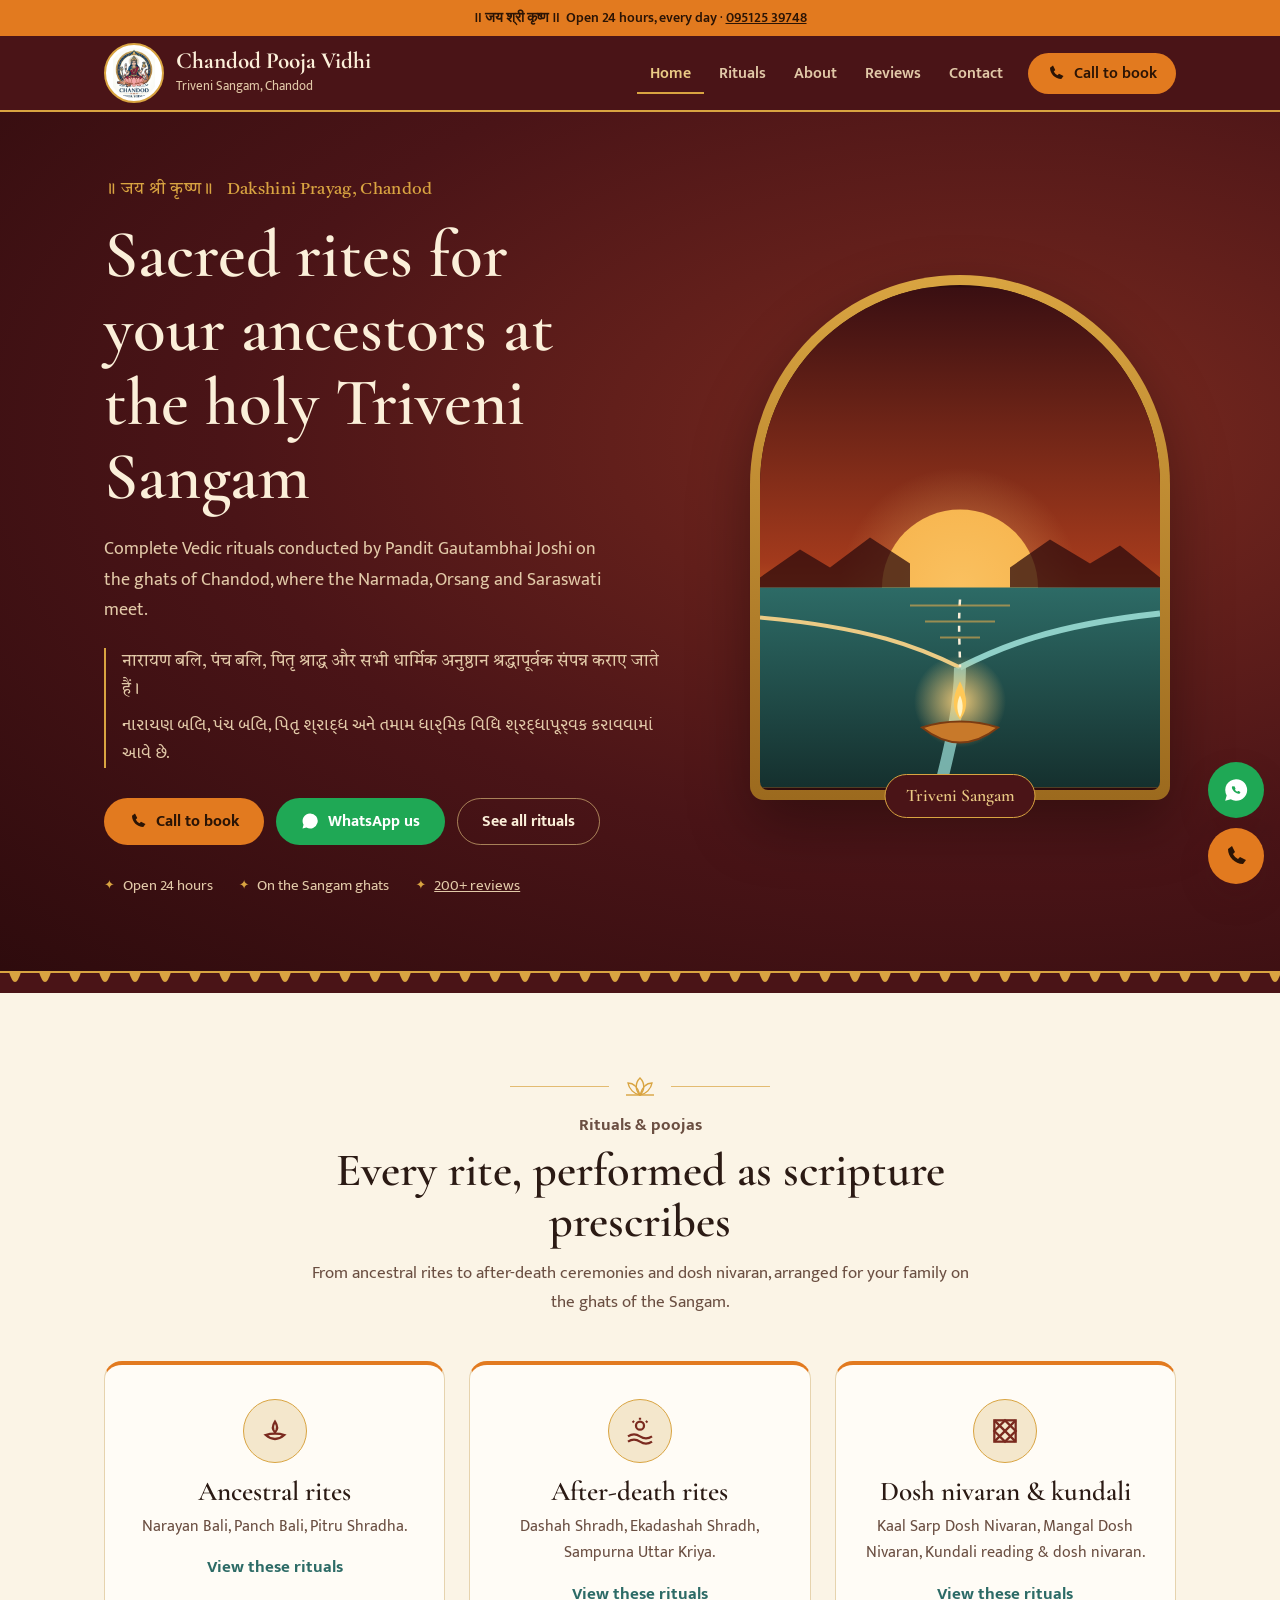
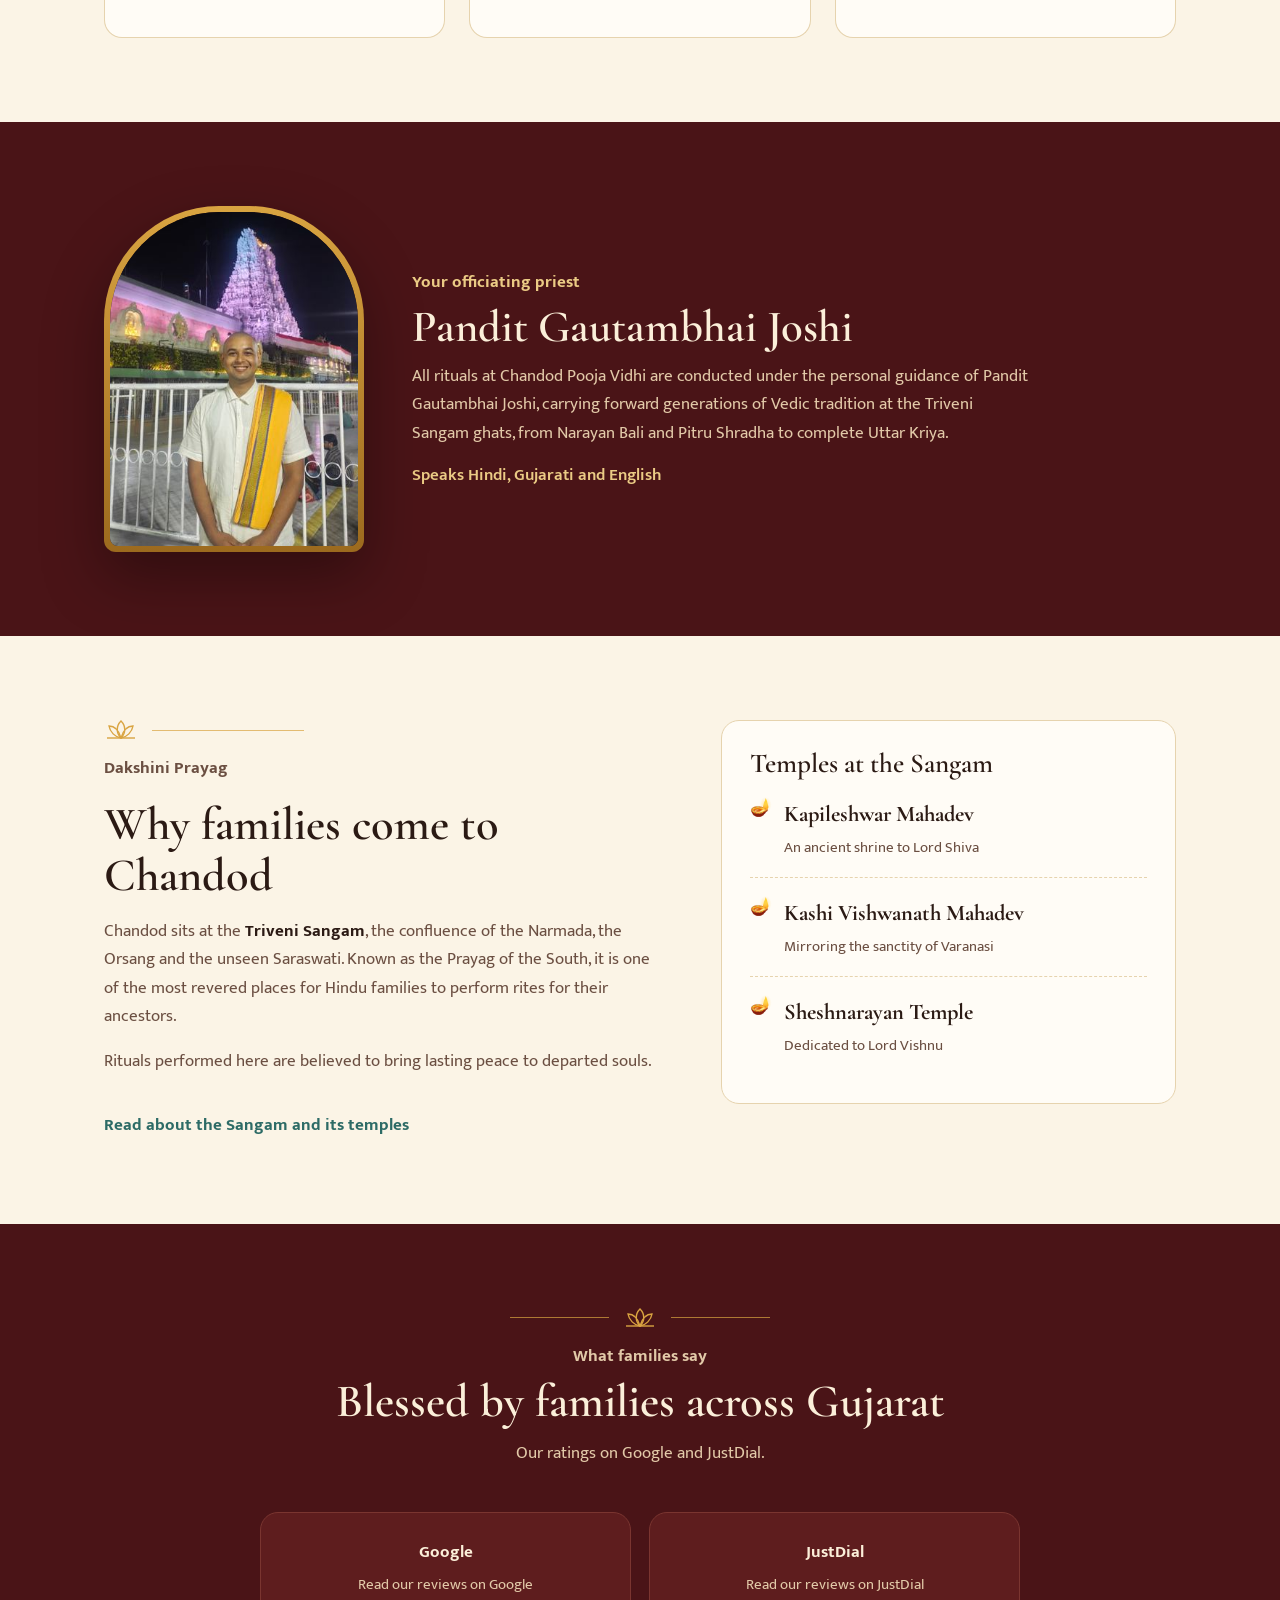
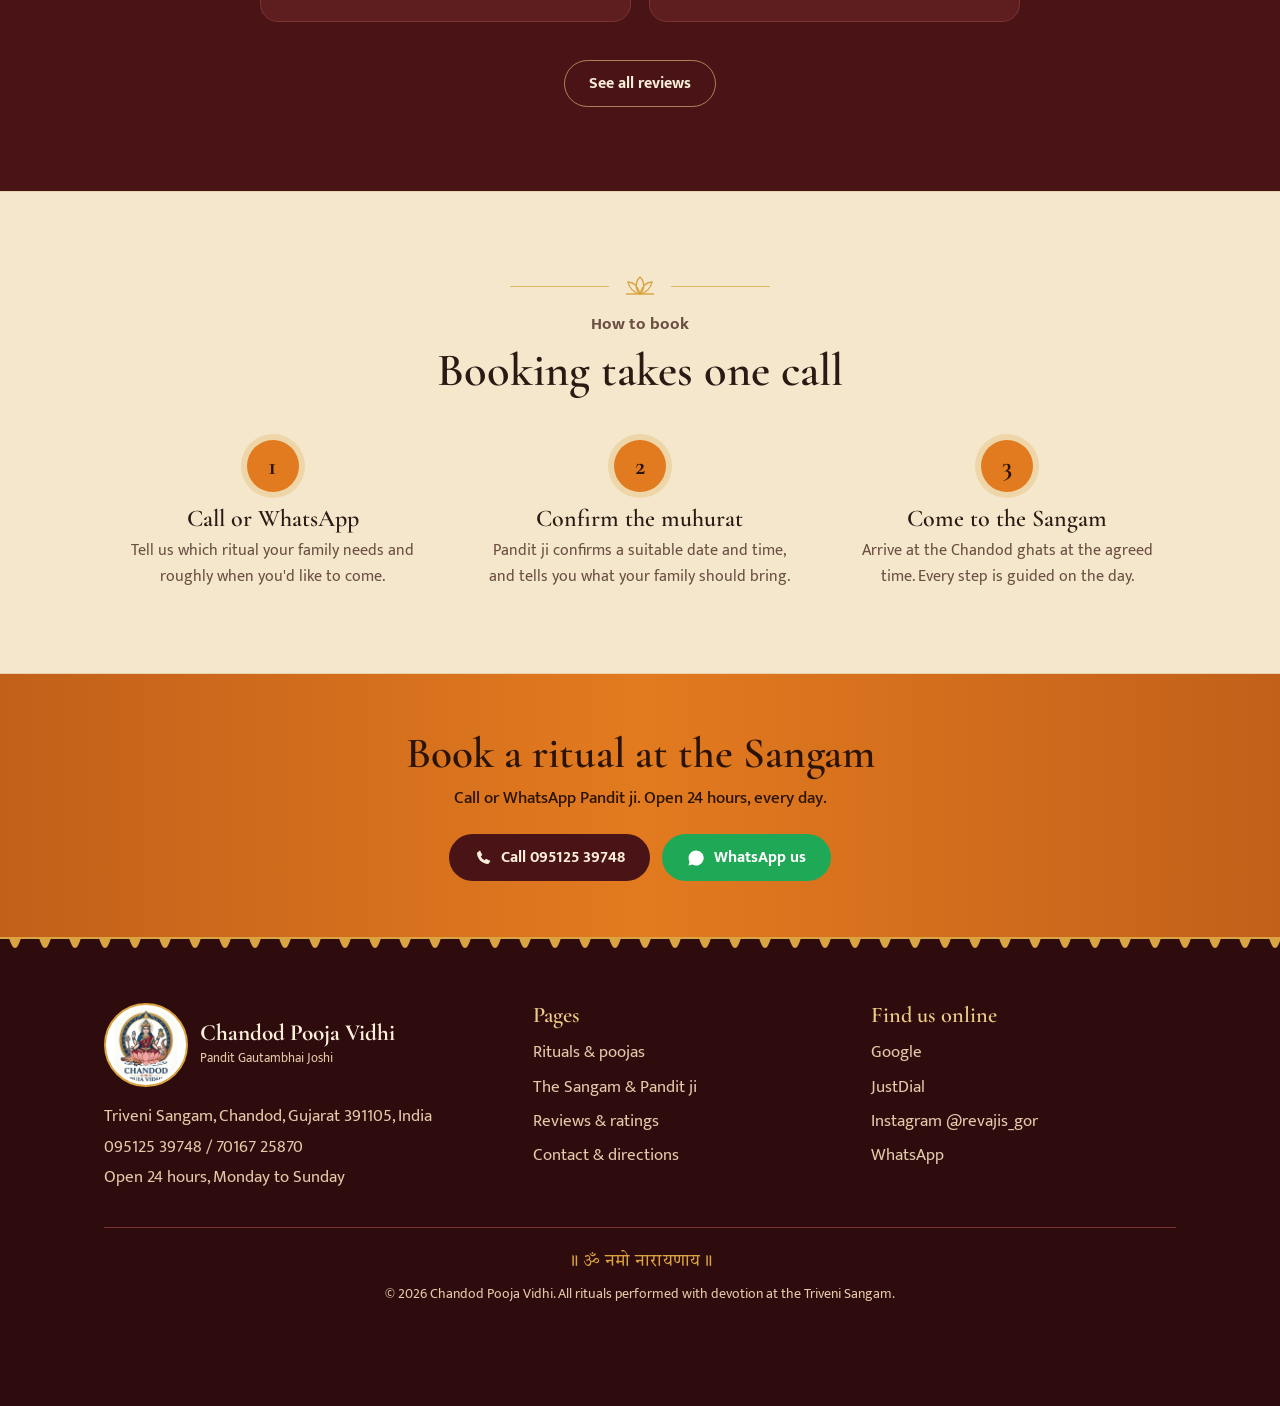
<file: index.html>
<!DOCTYPE html>
<html lang="en">
<head>
<meta charset="UTF-8">
<meta name="viewport" content="width=device-width, initial-scale=1, viewport-fit=cover">
<title>Chandod Pooja Vidhi | Narayan Bali, Pitru Shradha & Vedic Rituals at Triveni Sangam</title>
<meta name="description" content="Narayan Bali, Pitru Shradha, Kaal Sarp Dosh Nivaran, Uttar Kriya and all Vedic rituals at the Triveni Sangam, Chandod, by Pandit Gautambhai Joshi. Open 24 hours. Call 095125 39748.">
<meta name="theme-color" content="#4A1417">
<link rel="canonical" href="https://chandodpoojavidhi.com/">
<meta property="og:type" content="website">
<meta property="og:site_name" content="Chandod Pooja Vidhi">
<meta property="og:title" content="Chandod Pooja Vidhi | Narayan Bali, Pitru Shradha & Vedic Rituals at Triveni Sangam">
<meta property="og:description" content="Narayan Bali, Pitru Shradha, Kaal Sarp Dosh Nivaran, Uttar Kriya and all Vedic rituals at the Triveni Sangam, Chandod, by Pandit Gautambhai Joshi. Open 24 hours. Call 095125 39748.">
<meta property="og:image" content="https://chandodpoojavidhi.com/images/pandit.jpg">
<meta property="og:url" content="https://chandodpoojavidhi.com/">
<meta property="og:locale" content="en_IN">
<link rel="icon" href="images/logo.webp" type="image/webp">
<link rel="apple-touch-icon" href="images/logo.webp">
<link rel="preconnect" href="https://fonts.googleapis.com">
<link rel="preconnect" href="https://fonts.gstatic.com" crossorigin>
<link href="https://fonts.googleapis.com/css2?family=Cormorant+Garamond:wght@500;600;700&family=Mukta+Vaani:wght@400;500;600;700&family=Tiro+Devanagari+Hindi&display=swap" rel="stylesheet">
<link rel="stylesheet" href="css/style.css">
<script type="application/ld+json">
{"@context":"https://schema.org","@type":"LocalBusiness","name":"Chandod Pooja Vidhi",
 "description":"Vedic rituals at the Triveni Sangam, Chandod: Narayan Bali, Panch Bali, Pitru Shradha, Kaal Sarp Dosh Nivaran, Mangal Dosh, Dashah and Ekadashah Shradh, and complete Uttar Kriya.",
 "url":"https://chandodpoojavidhi.com/","image":"https://chandodpoojavidhi.com/images/pandit.jpg","logo":"https://chandodpoojavidhi.com/images/logo.webp",
 "telephone":"+91-95125-39748",
 "address":{"@type":"PostalAddress","streetAddress":"Triveni Sangam","addressLocality":"Chandod","addressRegion":"Gujarat","postalCode":"391105","addressCountry":"IN"},
 "hasMap":"https://maps.app.goo.gl/6dDtMRfNZ4pt89AZ9","areaServed":["Chandod","Karnali","Dabhoi","Vadodara","Gujarat"],
 "openingHoursSpecification":{"@type":"OpeningHoursSpecification","dayOfWeek":["Monday","Tuesday","Wednesday","Thursday","Friday","Saturday","Sunday"],"opens":"00:00","closes":"23:59"},
 "knowsLanguage":["hi","gu","en"],"paymentAccepted":"Cash, UPI",
 "founder":{"@type":"Person","name":"Pandit Gautambhai Joshi"},
 "sameAs":["https://maps.app.goo.gl/6dDtMRfNZ4pt89AZ9","https://jsdl.in/DT-59XBVADXF6V","https://www.instagram.com/revajis_gor/"]}
</script>
</head>
<body>
<a class="skip" href="#main">Skip to content</a>
<div class="topline">॥ जय श्री कृष्ण ॥ &nbsp;Open 24 hours, every day · <a href="tel:+919512539748">095125 39748</a></div>
<header class="site-header">
  <div class="wrap header-row">
    <a class="brand" href="index.html">
      <img src="images/logo.webp" alt="" width="60" height="60">
      <span><span class="brand-name">Chandod Pooja Vidhi</span><span class="brand-sub">Triveni Sangam, Chandod</span></span>
    </a>
    <button class="nav-toggle" aria-expanded="false" aria-controls="site-nav">
      <svg width="18" height="18" viewBox="0 0 24 24" aria-hidden="true"><path d="M3 6h18M3 12h18M3 18h18" stroke="currentColor" stroke-width="2" stroke-linecap="round"/></svg>Menu
    </button>
    <nav class="nav" id="site-nav" aria-label="Main">
      <a href="index.html" aria-current="page">Home</a>
      <a href="services.html">Rituals</a>
      <a href="about.html">About</a>
      <a href="reviews.html">Reviews</a>
      <a href="contact.html">Contact</a>
      <a class="btn btn-primary header-call" href="tel:+919512539748"><svg width="18" height="18" viewBox="0 0 24 24" aria-hidden="true"><path d="M4 5c0 8 7 15 15 15l3-4-6-3-2 2c-2-1-4-3-5-5l2-2-3-6-4 3z" fill="currentColor"/></svg> Call to book</a>
    </nav>
  </div>
</header>

<main id="main">
<section class="hero">
  <div class="mandala" aria-hidden="true"></div>
  <div class="wrap hero-inner">
    <div>
      <p class="chant">॥ जय श्री कृष्ण ॥ &nbsp; Dakshini Prayag, Chandod</p>
      <h1>Sacred rites for your ancestors at the holy Triveni Sangam</h1>
      <p class="lede">Complete Vedic rituals conducted by Pandit Gautambhai Joshi on the ghats of Chandod, where the Narmada, Orsang and Saraswati meet.</p>
      <div class="hero-langs">
        <p lang="hi">नारायण बलि, पंच बलि, पितृ श्राद्ध और सभी धार्मिक अनुष्ठान श्रद्धापूर्वक संपन्न कराए जाते हैं।</p>
        <p lang="gu">નારાયણ બલિ, પંચ બલિ, પિતૃ શ્રાદ્ધ અને તમામ ધાર્મિક વિધિ શ્રદ્ધાપૂર્વક કરાવવામાં આવે છે.</p>
      </div>
      <div class="btn-row">
        <a class="btn btn-primary" href="tel:+919512539748"><svg width="18" height="18" viewBox="0 0 24 24" aria-hidden="true"><path d="M4 5c0 8 7 15 15 15l3-4-6-3-2 2c-2-1-4-3-5-5l2-2-3-6-4 3z" fill="currentColor"/></svg> Call to book</a>
        <a class="btn btn-wa" href="https://wa.me/919512539748?text=Jai%20Shri%20Krishna%2C%20I%20would%20like%20to%20book%20a%20ritual%20at%20Chandod." target="_blank" rel="noopener"><svg width="18" height="18" viewBox="0 0 24 24" aria-hidden="true"><path d="M12 2a10 10 0 00-8.6 15L2 22l5.2-1.4A10 10 0 1012 2z" fill="currentColor"/></svg> WhatsApp us</a>
        <a class="btn btn-outline-light" href="services.html">See all rituals</a>
      </div>
      <ul class="hero-facts">
        <li>Open 24 hours</li><li>On the Sangam ghats</li><li><a href="reviews.html" style="color:inherit">200+ reviews</a></li>
      </ul>
    </div>
    <div class="arch">
      <div class="arch-inner">
        <svg viewBox="0 0 400 500" role="img" aria-labelledby="arch-t">
          <title id="arch-t">Dawn over the Triveni Sangam, where the Narmada, Orsang and Saraswati meet, with a lit diya</title>
          <defs>
            <linearGradient id="sky" x1="0" y1="0" x2="0" y2="1"><stop offset="0" stop-color="#3A0F12"/><stop offset=".55" stop-color="#A33A1C"/><stop offset=".8" stop-color="#E88A2A"/></linearGradient>
            <linearGradient id="water" x1="0" y1="0" x2="0" y2="1"><stop offset="0" stop-color="#2D6B66"/><stop offset="1" stop-color="#15302E"/></linearGradient>
            <radialGradient id="glow" cx=".5" cy=".5" r=".5"><stop offset="0" stop-color="#FFD27A" stop-opacity=".9"/><stop offset="1" stop-color="#FFD27A" stop-opacity="0"/></radialGradient>
          </defs>
          <rect width="400" height="500" fill="url(#sky)"/>
          <circle cx="200" cy="300" r="78" fill="#F6B24A"/>
          <circle cx="200" cy="300" r="120" fill="url(#glow)" opacity=".5"/>
          <path d="M0 290 L40 262 70 280 110 250 150 276 L150 300 0 300Z" fill="#2E0B0D" opacity=".75"/>
          <path d="M400 290 L360 258 330 276 290 252 250 280 L250 300 400 300Z" fill="#2E0B0D" opacity=".75"/>
          <rect y="300" width="400" height="200" fill="url(#water)"/>
          <path d="M0 330 C110 340 160 360 200 380" stroke="#EBCB85" stroke-width="4" fill="none"/>
          <path d="M400 326 C290 338 240 360 200 380" stroke="#8FD0C8" stroke-width="6" fill="none"/>
          <path d="M200 312 C198 340 200 360 200 380" stroke="#FBEFD9" stroke-width="2.5" stroke-dasharray="6 7" fill="none"/>
          <path d="M200 380 C200 420 190 460 180 500" stroke="#8FD0C8" stroke-width="12" fill="none" opacity=".8"/>
          <g stroke="#F6B24A" stroke-width="2" opacity=".55"><path d="M150 318h100"/><path d="M165 334h70"/><path d="M180 350h40"/></g>
          <g transform="translate(200 440)">
            <ellipse cx="0" cy="-26" rx="46" ry="46" fill="url(#glow)"/>
            <path d="M-38 0 Q0 30 38 0 Q20 -6 0 -6 Q-20 -6 -38 0Z" fill="#C8792A" stroke="#7A3B12" stroke-width="2"/>
            <path class="flame" d="M0 -8 C-10 -20 -6 -34 0 -46 C6 -34 10 -20 0 -8Z" fill="#FFC857"/>
            <path class="flame" d="M0 -10 C-4 -18 -3 -26 0 -32 C3 -26 4 -18 0 -10Z" fill="#FFF3C4"/>
          </g>
        </svg>
      </div>
      <span class="arch-cap">Triveni Sangam</span>
    </div>
  </div>
</section>
<div class="toran" aria-hidden="true"></div>

<section class="section" aria-labelledby="svc-h">
  <div class="wrap">
    <div class="head center">
      <div class="lotus-rule"><svg width="34" height="20" viewBox="0 0 34 20" aria-hidden="true" fill="none" stroke="currentColor" stroke-width="1.4"><path d="M17 18C12 13 12 6 17 1c5 5 5 12 0 17Z"/><path d="M17 18C11 17 6 12 5 6c6 0 10 5 12 12Z"/><path d="M17 18c6-1 11-6 12-12-6 0-10 5-12 12Z"/><path d="M3 18h28"/></svg></div>
      <p class="eyebrow">Rituals &amp; poojas</p>
      <h2 id="svc-h">Every rite, performed as scripture prescribes</h2>
      <p>From ancestral rites to after-death ceremonies and dosh nivaran, arranged for your family on the ghats of the Sangam.</p>
    </div>
    <div class="grid-3">
      <article class="card ritual-card">
        <div class="icon"><svg width="30" height="30" viewBox="0 0 24 24" fill="none" stroke="currentColor" stroke-width="1.5" aria-hidden="true"><path d="M5 15q7 6 14 0q-3-1-7-1t-7 1Z"/><path d="M12 13c-2-2-2-5 0-8c2 3 2 6 0 8Z"/></svg></div>
        <h3>Ancestral rites</h3>
        <p>Narayan Bali, Panch Bali, Pitru Shradha.</p>
        <a class="card-link" href="services.html#ancestral">View these rituals</a>
      </article>
      <article class="card ritual-card">
        <div class="icon"><svg width="30" height="30" viewBox="0 0 24 24" fill="none" stroke="currentColor" stroke-width="1.5" aria-hidden="true"><path d="M3 16c3-2 6-2 9 0s6 2 9 0"/><path d="M3 20c3-2 6-2 9 0s6 2 9 0"/><circle cx="12" cy="8" r="3"/><path d="M12 2v1.5M6.5 4.5l1 1M17.5 4.5l-1 1"/></svg></div>
        <h3>After-death rites</h3>
        <p>Dashah Shradh, Ekadashah Shradh, Sampurna Uttar Kriya.</p>
        <a class="card-link" href="services.html#after-death">View these rituals</a>
      </article>
      <article class="card ritual-card">
        <div class="icon"><svg width="30" height="30" viewBox="0 0 24 24" fill="none" stroke="currentColor" stroke-width="1.5" aria-hidden="true"><rect x="4" y="4" width="16" height="16"/><path d="M4 4l16 16M20 4L4 20M12 4l8 8-8 8-8-8Z"/></svg></div>
        <h3>Dosh nivaran &amp; kundali</h3>
        <p>Kaal Sarp Dosh Nivaran, Mangal Dosh Nivaran, Kundali reading &amp; dosh nivaran.</p>
        <a class="card-link" href="services.html#dosh">View these rituals</a>
      </article>
    </div>
  </div>
</section>

<section class="section dark" aria-labelledby="pandit-h">
  <div class="mandala" aria-hidden="true"></div>
  <div class="wrap pandit">
    <div class="arch"><div class="arch-inner"><img src="images/pandit.jpg" alt="Pandit Gautambhai Joshi" width="230" height="306" loading="lazy"></div></div>
    <div class="pandit-text">
      <p class="eyebrow">Your officiating priest</p>
      <h2 id="pandit-h">Pandit Gautambhai Joshi</h2>
      <p>All rituals at Chandod Pooja Vidhi are conducted under the personal guidance of Pandit Gautambhai Joshi, carrying forward generations of Vedic tradition at the Triveni Sangam ghats, from Narayan Bali and Pitru Shradha to complete Uttar Kriya.</p>
      <p class="meta">Speaks Hindi, Gujarati and English</p>
    </div>
  </div>
</section>

<section class="section" aria-labelledby="sangam-h">
  <div class="wrap two-col">
    <div class="prose">
      <div class="lotus-rule"><svg width="34" height="20" viewBox="0 0 34 20" aria-hidden="true" fill="none" stroke="currentColor" stroke-width="1.4"><path d="M17 18C12 13 12 6 17 1c5 5 5 12 0 17Z"/><path d="M17 18C11 17 6 12 5 6c6 0 10 5 12 12Z"/><path d="M17 18c6-1 11-6 12-12-6 0-10 5-12 12Z"/><path d="M3 18h28"/></svg></div>
      <p class="eyebrow">Dakshini Prayag</p>
      <h2 id="sangam-h" class="h2" style="margin-bottom:16px;">Why families come to Chandod</h2>
      <p>Chandod sits at the <strong>Triveni Sangam</strong>, the confluence of the Narmada, the Orsang and the unseen Saraswati. Known as the Prayag of the South, it is one of the most revered places for Hindu families to perform rites for their ancestors.</p>
      <p>Rituals performed here are believed to bring lasting peace to departed souls.</p>
      <a class="more-link" href="about.html">Read about the Sangam and its temples</a>
    </div>
    <div class="card">
      <h3 style="margin-bottom:16px;">Temples at the Sangam</h3>
      <ul class="temples">
        <li><b>Kapileshwar Mahadev</b><span>An ancient shrine to Lord Shiva</span></li>
        <li><b>Kashi Vishwanath Mahadev</b><span>Mirroring the sanctity of Varanasi</span></li>
        <li><b>Sheshnarayan Temple</b><span>Dedicated to Lord Vishnu</span></li>
      </ul>
    </div>
  </div>
</section>

<section class="section dark" aria-labelledby="rev-h">
  <div class="mandala" aria-hidden="true"></div>
  <div class="wrap">
    <div class="head center">
      <div class="lotus-rule"><svg width="34" height="20" viewBox="0 0 34 20" aria-hidden="true" fill="none" stroke="currentColor" stroke-width="1.4"><path d="M17 18C12 13 12 6 17 1c5 5 5 12 0 17Z"/><path d="M17 18C11 17 6 12 5 6c6 0 10 5 12 12Z"/><path d="M17 18c6-1 11-6 12-12-6 0-10 5-12 12Z"/><path d="M3 18h28"/></svg></div>
      <p class="eyebrow">What families say</p>
      <h2 id="rev-h">Blessed by families across Gujarat</h2>
      <p>Our ratings on Google and JustDial.</p>
    </div>
    <div class="snapshot" id="snapshot"></div>
    <noscript><p style="text-align:center"><a href="https://maps.app.goo.gl/6dDtMRfNZ4pt89AZ9">Google reviews</a> · <a href="https://jsdl.in/DT-59XBVADXF6V">JustDial reviews</a></p></noscript>
    <div class="center-row"><a class="btn btn-outline-light" href="reviews.html">See all reviews</a></div>
  </div>
</section>

<section class="section alt" aria-labelledby="book-h">
  <div class="wrap">
    <div class="head center">
      <div class="lotus-rule"><svg width="34" height="20" viewBox="0 0 34 20" aria-hidden="true" fill="none" stroke="currentColor" stroke-width="1.4"><path d="M17 18C12 13 12 6 17 1c5 5 5 12 0 17Z"/><path d="M17 18C11 17 6 12 5 6c6 0 10 5 12 12Z"/><path d="M17 18c6-1 11-6 12-12-6 0-10 5-12 12Z"/><path d="M3 18h28"/></svg></div>
      <p class="eyebrow">How to book</p>
      <h2 id="book-h">Booking takes one call</h2>
    </div>
    <ol class="steps">
      <li><h3>Call or WhatsApp</h3><p>Tell us which ritual your family needs and roughly when you'd like to come.</p></li>
      <li><h3>Confirm the muhurat</h3><p>Pandit ji confirms a suitable date and time, and tells you what your family should bring.</p></li>
      <li><h3>Come to the Sangam</h3><p>Arrive at the Chandod ghats at the agreed time. Every step is guided on the day.</p></li>
    </ol>
  </div>
</section>
</main>

<section class="cta-band">
  <div class="wrap">
    <h2>Book a ritual at the Sangam</h2>
    <p>Call or WhatsApp Pandit ji. Open 24 hours, every day.</p>
    <div class="btn-row">
      <a class="btn btn-primary" href="tel:+919512539748"><svg width="18" height="18" viewBox="0 0 24 24" aria-hidden="true"><path d="M4 5c0 8 7 15 15 15l3-4-6-3-2 2c-2-1-4-3-5-5l2-2-3-6-4 3z" fill="currentColor"/></svg> Call 095125 39748</a>
      <a class="btn btn-wa" href="https://wa.me/919512539748?text=Jai%20Shri%20Krishna%2C%20I%20would%20like%20to%20book%20a%20ritual%20at%20Chandod." target="_blank" rel="noopener"><svg width="18" height="18" viewBox="0 0 24 24" aria-hidden="true"><path d="M12 2a10 10 0 00-8.6 15L2 22l5.2-1.4A10 10 0 1012 2z" fill="currentColor"/></svg> WhatsApp us</a>
    </div>
  </div>
</section>

<div class="float">
  <a class="f-wa" href="https://wa.me/919512539748?text=Jai%20Shri%20Krishna%2C%20I%20would%20like%20to%20book%20a%20ritual%20at%20Chandod." target="_blank" rel="noopener" aria-label="Message us on WhatsApp"><svg width="26" height="26" viewBox="0 0 24 24" aria-hidden="true"><path d="M12 2a10 10 0 00-8.6 15L2 22l5.2-1.4A10 10 0 1012 2z" fill="#fff"/><path d="M8.5 8.5c-.3.5-.5 1.5.2 2.8.9 1.7 2.3 3 4 3.8 1.3.6 2.2.4 2.7.1.4-.3.7-1 .6-1.4l-1.6-.8c-.3-.1-.6 0-.8.2l-.4.5c-.7-.3-1.6-1-2.2-1.9l.4-.5c.2-.2.2-.5.1-.8l-.7-1.6c-.2-.4-.7-.5-1.100-.3l-.2.1z" fill="#1FA855"/></svg></a>
  <a class="f-call" href="tel:+919512539748" aria-label="Call Chandod Pooja Vidhi"><svg width="24" height="24" viewBox="0 0 24 24" aria-hidden="true"><path d="M4 5c0 8 7 15 15 15l3-4-6-3-2 2c-2-1-4-3-5-5l2-2-3-6-4 3z" fill="#2B1405"/></svg></a>
</div>

<footer class="site-footer">
  <div class="toran" aria-hidden="true"></div>
  <div class="wrap">
    <div class="footer-grid">
      <div>
        <a class="brand" href="index.html">
          <img src="images/logo.webp" alt="" width="60" height="60" loading="lazy">
          <span><span class="brand-name">Chandod Pooja Vidhi</span><span class="brand-sub">Pandit Gautambhai Joshi</span></span>
        </a>
        <address>
          Triveni Sangam, Chandod, Gujarat 391105, India<br>
          <a href="tel:+919512539748">095125 39748</a> / <a href="tel:+917016725870">70167 25870</a><br>
          Open 24 hours, Monday to Sunday
        </address>
      </div>
      <div>
        <h3>Pages</h3>
        <ul>
          <li><a href="services.html">Rituals &amp; poojas</a></li>
          <li><a href="about.html">The Sangam &amp; Pandit ji</a></li>
          <li><a href="reviews.html">Reviews &amp; ratings</a></li>
          <li><a href="contact.html">Contact &amp; directions</a></li>
        </ul>
      </div>
      <div>
        <h3>Find us online</h3>
        <ul>
          <li><a href="https://maps.app.goo.gl/6dDtMRfNZ4pt89AZ9" target="_blank" rel="noopener">Google</a></li>
          <li><a href="https://jsdl.in/DT-59XBVADXF6V" target="_blank" rel="noopener">JustDial</a></li>
          <li><a href="https://www.instagram.com/revajis_gor/" target="_blank" rel="noopener">Instagram @revajis_gor</a></li>
          <li><a href="https://wa.me/919512539748?text=Jai%20Shri%20Krishna%2C%20I%20would%20like%20to%20book%20a%20ritual%20at%20Chandod." target="_blank" rel="noopener">WhatsApp</a></li>
        </ul>
      </div>
    </div>
    <p class="copyright"><span class="chant">॥ ॐ नमो नारायणाय ॥</span>© <span id="yr">2026</span> Chandod Pooja Vidhi. All rituals performed with devotion at the Triveni Sangam.</p>
  </div>
</footer>
<script src="js/reviews-data.js" defer></script>
<script src="js/main.js" defer></script>
</body>
</html>
</file>
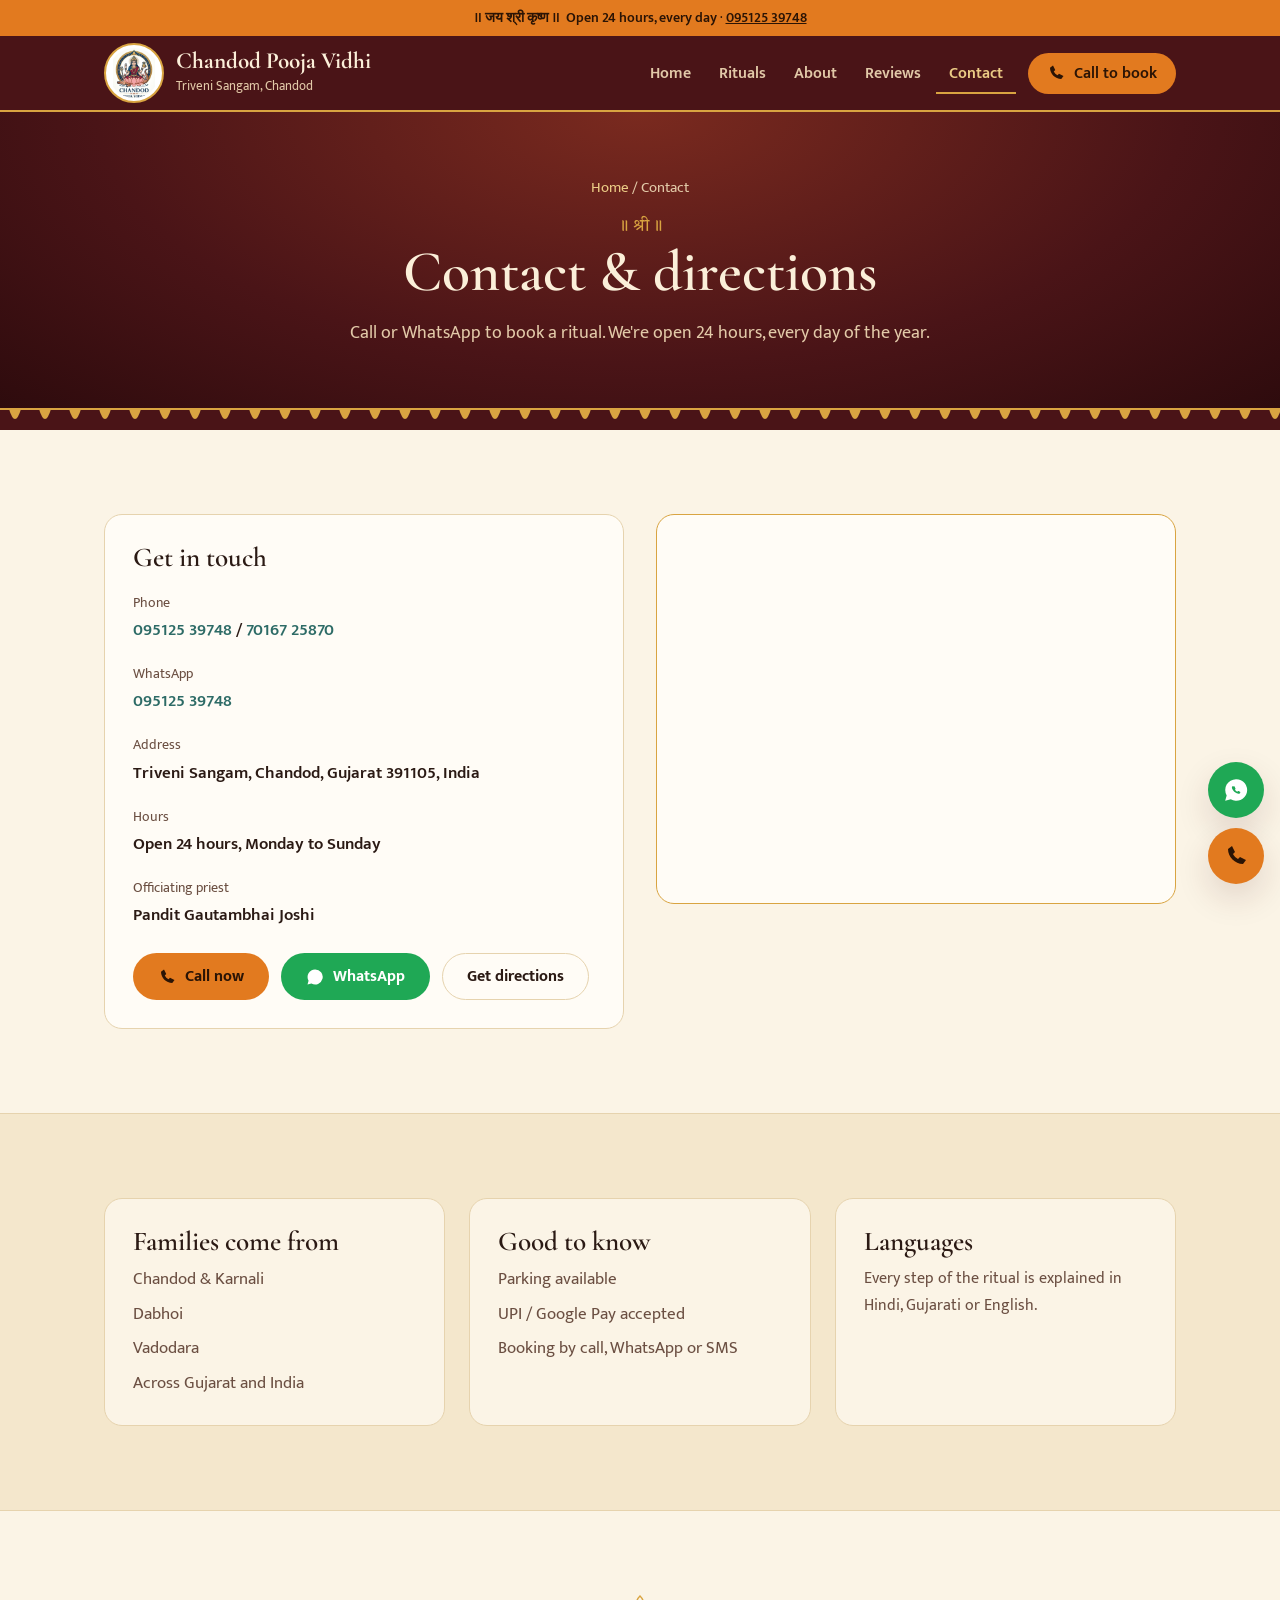
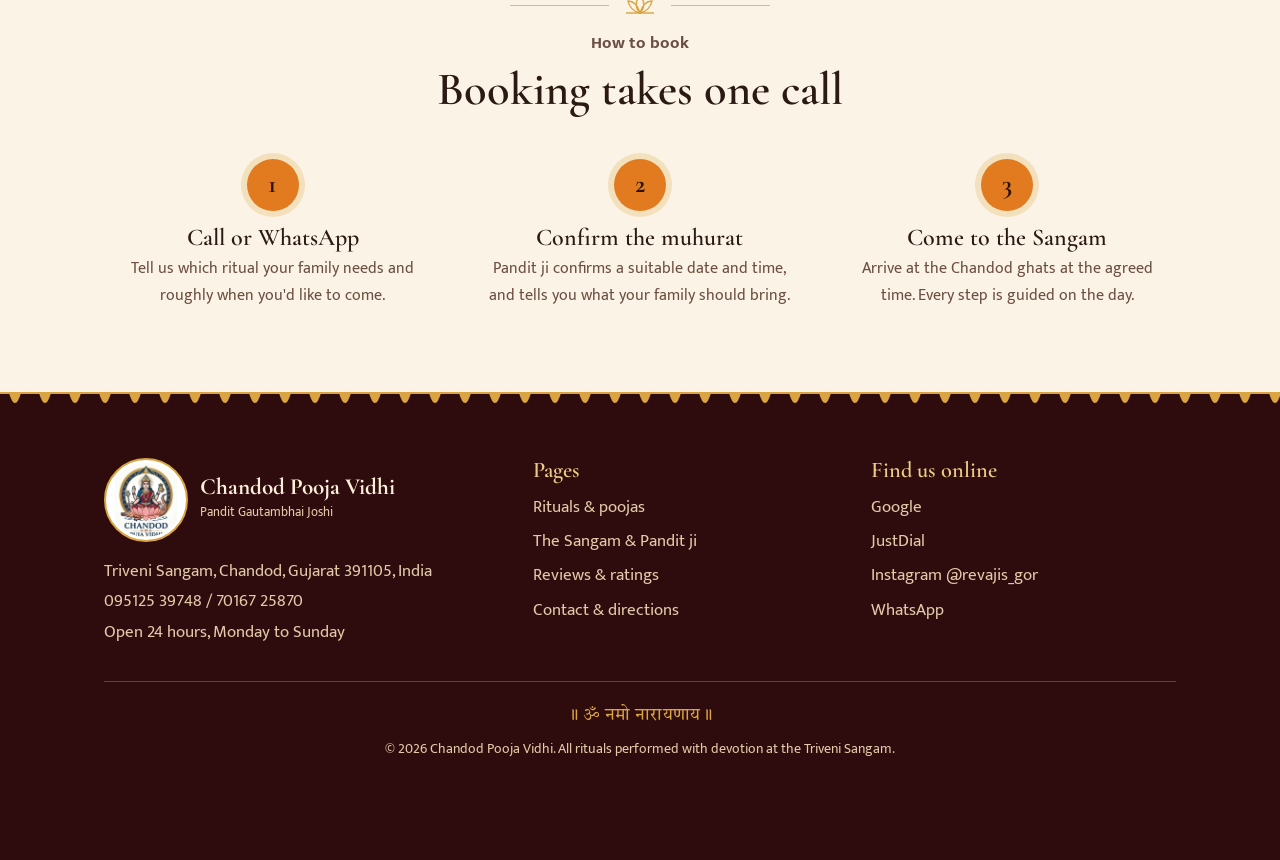
<file: about.html>
<!DOCTYPE html>
<html lang="en">
<head>
<meta charset="UTF-8">
<meta name="viewport" content="width=device-width, initial-scale=1, viewport-fit=cover">
<title>Contact & Directions | Chandod Pooja Vidhi</title>
<meta name="description" content="Call 095125 39748 or WhatsApp to book a ritual at the Triveni Sangam, Chandod, Gujarat 391105. Open 24 hours, every day.">
<meta name="theme-color" content="#4A1417">
<link rel="canonical" href="https://chandodpoojavidhi.com/contact.html">
<meta property="og:type" content="website">
<meta property="og:site_name" content="Chandod Pooja Vidhi">
<meta property="og:title" content="Contact & Directions | Chandod Pooja Vidhi">
<meta property="og:description" content="Call 095125 39748 or WhatsApp to book a ritual at the Triveni Sangam, Chandod, Gujarat 391105. Open 24 hours, every day.">
<meta property="og:image" content="https://chandodpoojavidhi.com/images/pandit.jpg">
<meta property="og:url" content="https://chandodpoojavidhi.com/contact.html">
<meta property="og:locale" content="en_IN">
<link rel="icon" href="images/logo.webp" type="image/webp">
<link rel="apple-touch-icon" href="images/logo.webp">
<link rel="preconnect" href="https://fonts.googleapis.com">
<link rel="preconnect" href="https://fonts.gstatic.com" crossorigin>
<link href="https://fonts.googleapis.com/css2?family=Cormorant+Garamond:wght@500;600;700&family=Mukta+Vaani:wght@400;500;600;700&family=Tiro+Devanagari+Hindi&display=swap" rel="stylesheet">
<link rel="stylesheet" href="css/style.css">
<script type="application/ld+json">
{"@context":"https://schema.org","@type":"LocalBusiness","name":"Chandod Pooja Vidhi",
 "description":"Vedic rituals at the Triveni Sangam, Chandod: Narayan Bali, Panch Bali, Pitru Shradha, Kaal Sarp Dosh Nivaran, Mangal Dosh, Dashah and Ekadashah Shradh, and complete Uttar Kriya.",
 "url":"https://chandodpoojavidhi.com/","image":"https://chandodpoojavidhi.com/images/pandit.jpg","logo":"https://chandodpoojavidhi.com/images/logo.webp",
 "telephone":"+91-95125-39748",
 "address":{"@type":"PostalAddress","streetAddress":"Triveni Sangam","addressLocality":"Chandod","addressRegion":"Gujarat","postalCode":"391105","addressCountry":"IN"},
 "hasMap":"https://maps.app.goo.gl/6dDtMRfNZ4pt89AZ9","areaServed":["Chandod","Karnali","Dabhoi","Vadodara","Gujarat"],
 "openingHoursSpecification":{"@type":"OpeningHoursSpecification","dayOfWeek":["Monday","Tuesday","Wednesday","Thursday","Friday","Saturday","Sunday"],"opens":"00:00","closes":"23:59"},
 "knowsLanguage":["hi","gu","en"],"paymentAccepted":"Cash, UPI",
 "founder":{"@type":"Person","name":"Pandit Gautambhai Joshi"},
 "sameAs":["https://maps.app.goo.gl/6dDtMRfNZ4pt89AZ9","https://jsdl.in/DT-59XBVADXF6V","https://www.instagram.com/revajis_gor/"]}
</script>
</head>
<body>
<a class="skip" href="#main">Skip to content</a>
<div class="topline">॥ जय श्री कृष्ण ॥ &nbsp;Open 24 hours, every day · <a href="tel:+919512539748">095125 39748</a></div>
<header class="site-header">
  <div class="wrap header-row">
    <a class="brand" href="index.html">
      <img src="images/logo.webp" alt="" width="60" height="60">
      <span><span class="brand-name">Chandod Pooja Vidhi</span><span class="brand-sub">Triveni Sangam, Chandod</span></span>
    </a>
    <button class="nav-toggle" aria-expanded="false" aria-controls="site-nav">
      <svg width="18" height="18" viewBox="0 0 24 24" aria-hidden="true"><path d="M3 6h18M3 12h18M3 18h18" stroke="currentColor" stroke-width="2" stroke-linecap="round"/></svg>Menu
    </button>
    <nav class="nav" id="site-nav" aria-label="Main">
      <a href="index.html">Home</a>
      <a href="services.html">Rituals</a>
      <a href="about.html">About</a>
      <a href="reviews.html">Reviews</a>
      <a href="contact.html" aria-current="page">Contact</a>
      <a class="btn btn-primary header-call" href="tel:+919512539748"><svg width="18" height="18" viewBox="0 0 24 24" aria-hidden="true"><path d="M4 5c0 8 7 15 15 15l3-4-6-3-2 2c-2-1-4-3-5-5l2-2-3-6-4 3z" fill="currentColor"/></svg> Call to book</a>
    </nav>
  </div>
</header>

<main id="main">
<section class="page-banner">
  <div class="mandala" aria-hidden="true"></div>
  <div class="wrap">
    <p class="crumb"><a href="index.html">Home</a> / Contact</p>
    <p class="chant">॥ श्री ॥</p>
    <h1>Contact &amp; directions</h1>
    <p class="intro">Call or WhatsApp to book a ritual. We're open 24 hours, every day of the year.</p>
  </div>
</section>
<div class="toran" aria-hidden="true"></div>

<section class="section" aria-label="Contact details and map">
  <div class="wrap contact-grid">
    <div class="card">
      <h3 style="margin-bottom:18px;">Get in touch</h3>
      <dl class="info">
        <div><dt>Phone</dt><dd><a href="tel:+919512539748">095125 39748</a> / <a href="tel:+917016725870">70167 25870</a></dd></div>
        <div><dt>WhatsApp</dt><dd><a href="https://wa.me/919512539748?text=Jai%20Shri%20Krishna%2C%20I%20would%20like%20to%20book%20a%20ritual%20at%20Chandod." target="_blank" rel="noopener">095125 39748</a></dd></div>
        <div><dt>Address</dt><dd>Triveni Sangam, Chandod, Gujarat 391105, India</dd></div>
        <div><dt>Hours</dt><dd>Open 24 hours, Monday to Sunday</dd></div>
        <div><dt>Officiating priest</dt><dd>Pandit Gautambhai Joshi</dd></div>
      </dl>
      <div class="btn-row" style="margin-top:24px;">
        <a class="btn btn-primary" href="tel:+919512539748"><svg width="18" height="18" viewBox="0 0 24 24" aria-hidden="true"><path d="M4 5c0 8 7 15 15 15l3-4-6-3-2 2c-2-1-4-3-5-5l2-2-3-6-4 3z" fill="currentColor"/></svg> Call now</a>
        <a class="btn btn-wa" href="https://wa.me/919512539748?text=Jai%20Shri%20Krishna%2C%20I%20would%20like%20to%20book%20a%20ritual%20at%20Chandod." target="_blank" rel="noopener"><svg width="18" height="18" viewBox="0 0 24 24" aria-hidden="true"><path d="M12 2a10 10 0 00-8.6 15L2 22l5.2-1.4A10 10 0 1012 2z" fill="currentColor"/></svg> WhatsApp</a>
        <a class="btn btn-outline" href="https://maps.app.goo.gl/6dDtMRfNZ4pt89AZ9" target="_blank" rel="noopener">Get directions</a>
      </div>
    </div>
    <div class="map">
      <iframe title="Map of Triveni Sangam, Chandod" src="https://www.google.com/maps?q=Triveni%20Sangam%20Chandod%20Gujarat%20391105&amp;output=embed" loading="lazy" referrerpolicy="no-referrer-when-downgrade"></iframe>
    </div>
  </div>
</section>

<section class="section alt" aria-label="Visiting information">
  <div class="wrap grid-3">
    <div class="card"><h3>Families come from</h3><ul class="bullets"><li>Chandod &amp; Karnali</li><li>Dabhoi</li><li>Vadodara</li><li>Across Gujarat and India</li></ul></div>
    <div class="card"><h3>Good to know</h3><ul class="bullets"><li>Parking available</li><li>UPI / Google Pay accepted</li><li>Booking by call, WhatsApp or SMS</li></ul></div>
    <div class="card"><h3>Languages</h3><p style="margin-top:8px;">Every step of the ritual is explained in Hindi, Gujarati or English.</p></div>
  </div>
</section>

<section class="section" aria-labelledby="book-h">
  <div class="wrap">
    <div class="head center">
      <div class="lotus-rule"><svg width="34" height="20" viewBox="0 0 34 20" aria-hidden="true" fill="none" stroke="currentColor" stroke-width="1.4"><path d="M17 18C12 13 12 6 17 1c5 5 5 12 0 17Z"/><path d="M17 18C11 17 6 12 5 6c6 0 10 5 12 12Z"/><path d="M17 18c6-1 11-6 12-12-6 0-10 5-12 12Z"/><path d="M3 18h28"/></svg></div>
      <p class="eyebrow">How to book</p>
      <h2 id="book-h">Booking takes one call</h2>
    </div>
    <ol class="steps">
      <li><h3>Call or WhatsApp</h3><p>Tell us which ritual your family needs and roughly when you'd like to come.</p></li>
      <li><h3>Confirm the muhurat</h3><p>Pandit ji confirms a suitable date and time, and tells you what your family should bring.</p></li>
      <li><h3>Come to the Sangam</h3><p>Arrive at the Chandod ghats at the agreed time. Every step is guided on the day.</p></li>
    </ol>
  </div>
</section>
</main>

<div class="float">
  <a class="f-wa" href="https://wa.me/919512539748?text=Jai%20Shri%20Krishna%2C%20I%20would%20like%20to%20book%20a%20ritual%20at%20Chandod." target="_blank" rel="noopener" aria-label="Message us on WhatsApp"><svg width="26" height="26" viewBox="0 0 24 24" aria-hidden="true"><path d="M12 2a10 10 0 00-8.6 15L2 22l5.2-1.4A10 10 0 1012 2z" fill="#fff"/><path d="M8.5 8.5c-.3.5-.5 1.5.2 2.8.9 1.7 2.3 3 4 3.8 1.3.6 2.2.4 2.7.1.4-.3.7-1 .6-1.4l-1.6-.8c-.3-.1-.6 0-.8.2l-.4.5c-.7-.3-1.6-1-2.2-1.9l.4-.5c.2-.2.2-.5.1-.8l-.7-1.6c-.2-.4-.7-.5-1.1-.3l-.2.1z" fill="#1FA855"/></svg></a>
  <a class="f-call" href="tel:+919512539748" aria-label="Call Chandod Pooja Vidhi"><svg width="24" height="24" viewBox="0 0 24 24" aria-hidden="true"><path d="M4 5c0 8 7 15 15 15l3-4-6-3-2 2c-2-1-4-3-5-5l2-2-3-6-4 3z" fill="#2B1405"/></svg></a>
</div>

<footer class="site-footer">
  <div class="toran" aria-hidden="true"></div>
  <div class="wrap">
    <div class="footer-grid">
      <div>
        <a class="brand" href="index.html">
          <img src="images/logo.webp" alt="" width="60" height="60" loading="lazy">
          <span><span class="brand-name">Chandod Pooja Vidhi</span><span class="brand-sub">Pandit Gautambhai Joshi</span></span>
        </a>
        <address>
          Triveni Sangam, Chandod, Gujarat 391105, India<br>
          <a href="tel:+919512539748">095125 39748</a> / <a href="tel:+917016725870">70167 25870</a><br>
          Open 24 hours, Monday to Sunday
        </address>
      </div>
      <div>
        <h3>Pages</h3>
        <ul>
          <li><a href="services.html">Rituals &amp; poojas</a></li>
          <li><a href="about.html">The Sangam &amp; Pandit ji</a></li>
          <li><a href="reviews.html">Reviews &amp; ratings</a></li>
          <li><a href="contact.html">Contact &amp; directions</a></li>
        </ul>
      </div>
      <div>
        <h3>Find us online</h3>
        <ul>
          <li><a href="https://maps.app.goo.gl/6dDtMRfNZ4pt89AZ9" target="_blank" rel="noopener">Google</a></li>
          <li><a href="https://jsdl.in/DT-59XBVADXF6V" target="_blank" rel="noopener">JustDial</a></li>
          <li><a href="https://www.instagram.com/revajis_gor/" target="_blank" rel="noopener">Instagram @revajis_gor</a></li>
          <li><a href="https://wa.me/919512539748?text=Jai%20Shri%20Krishna%2C%20I%20would%20like%20to%20book%20a%20ritual%20at%20Chandod." target="_blank" rel="noopener">WhatsApp</a></li>
        </ul>
      </div>
    </div>
    <p class="copyright"><span class="chant">॥ ॐ नमो नारायणाय ॥</span>© <span id="yr">2026</span> Chandod Pooja Vidhi. All rituals performed with devotion at the Triveni Sangam.</p>
  </div>
</footer>
<script src="js/main.js" defer></script>
</body>
</html>
</file>
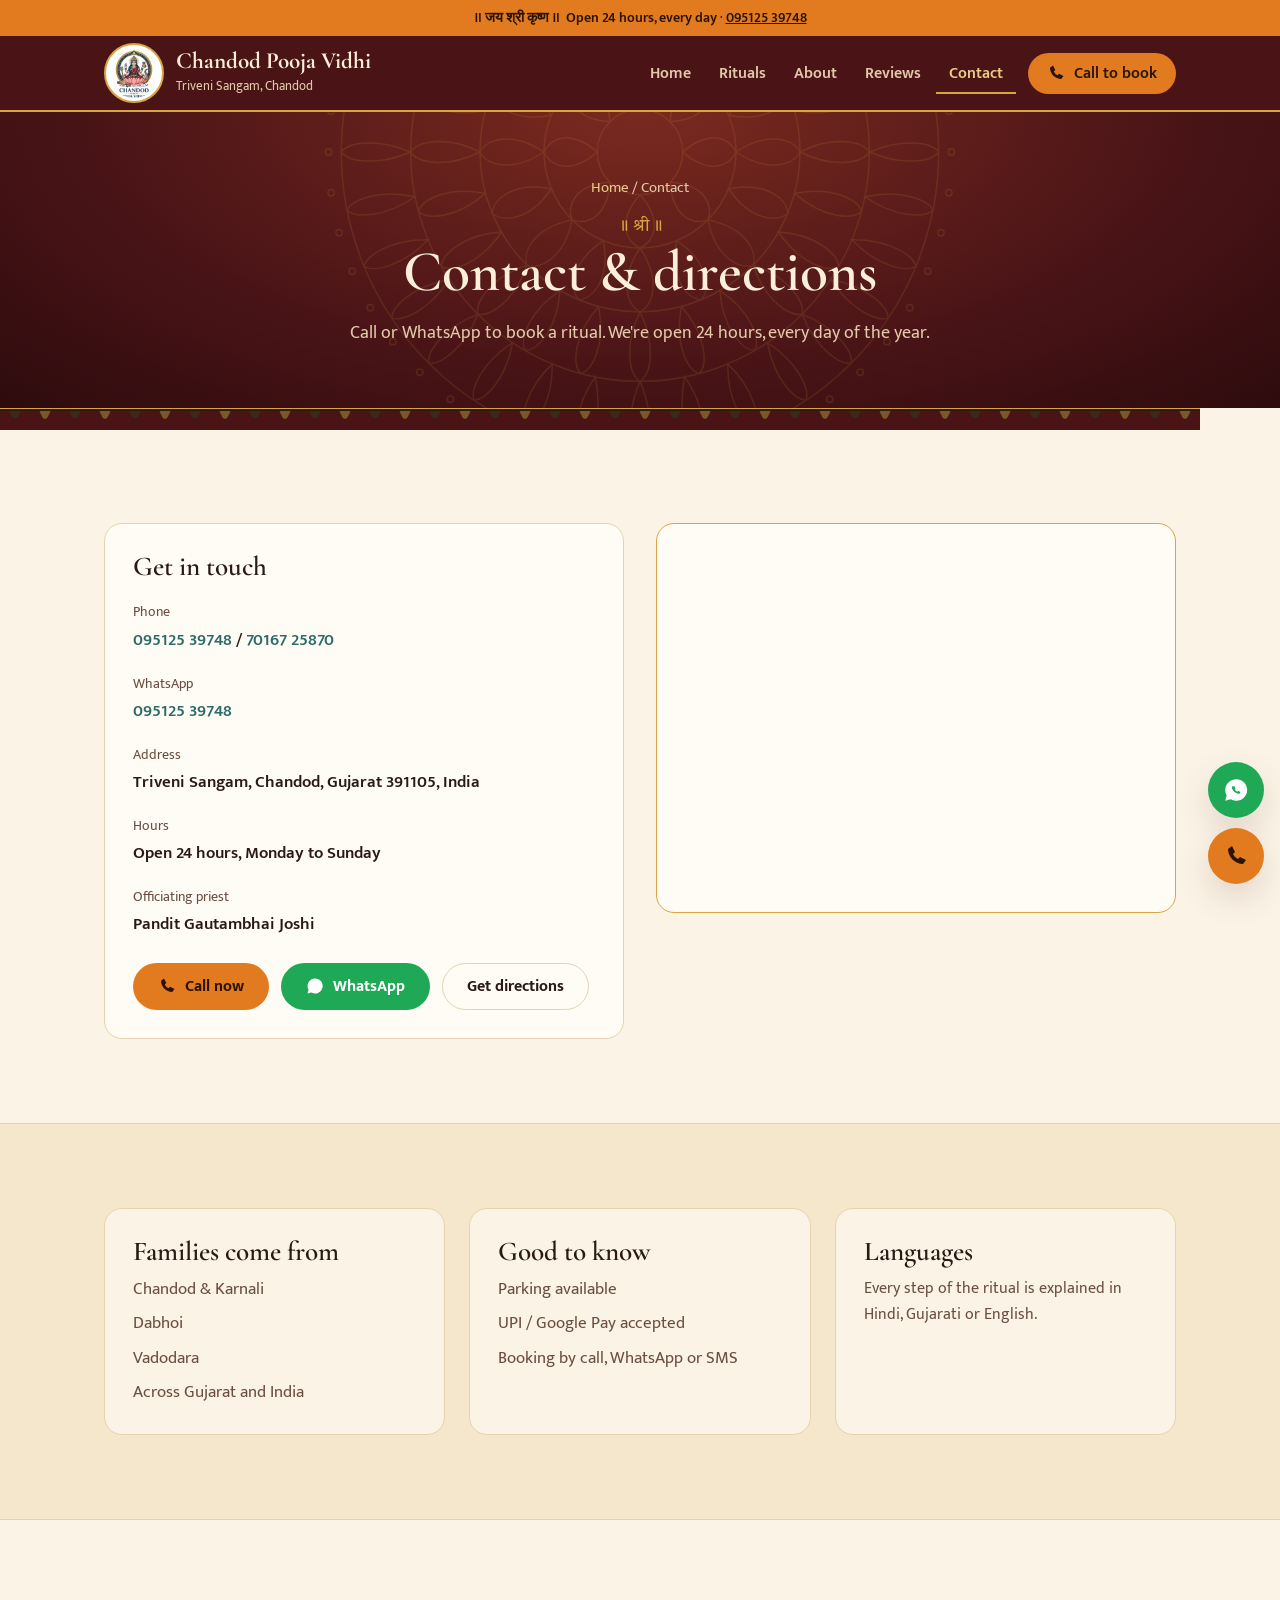
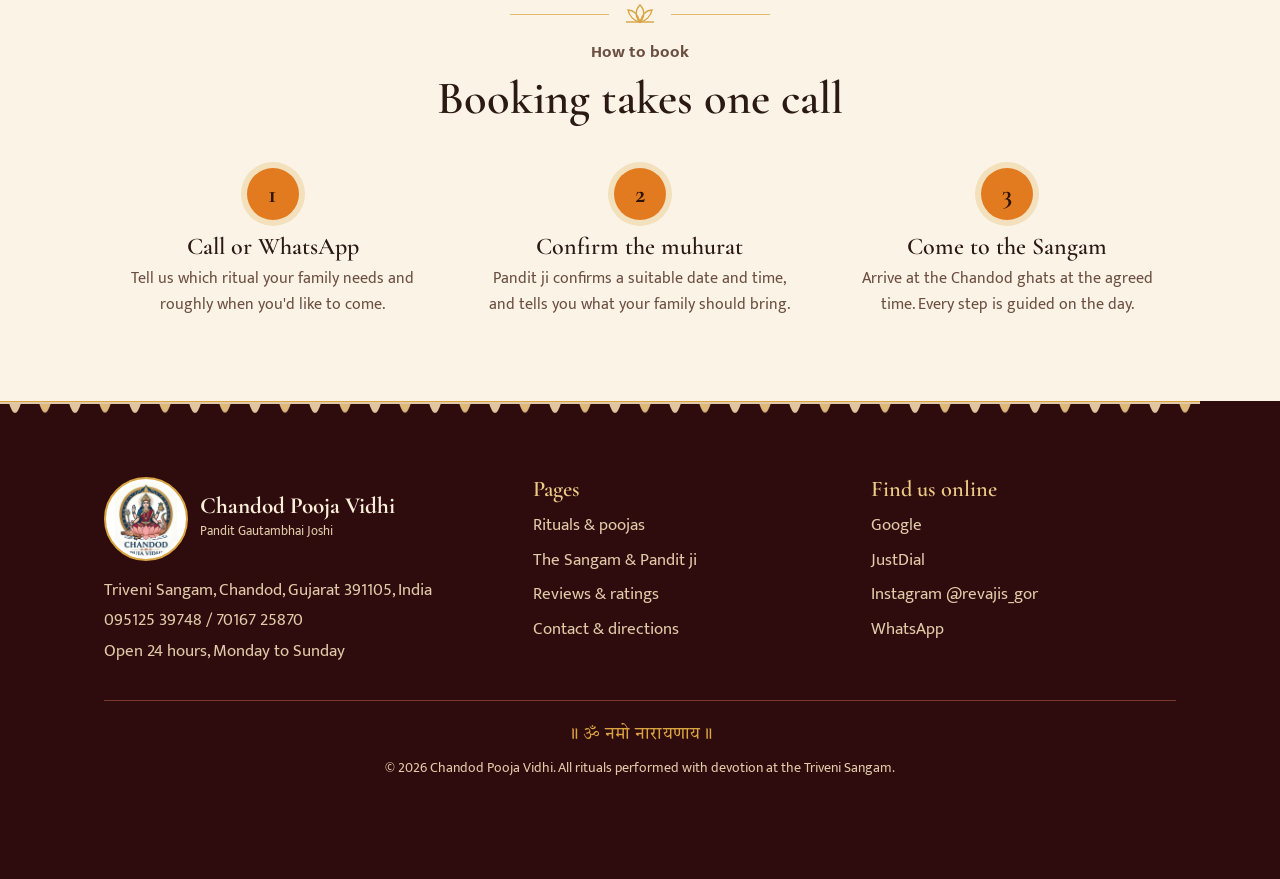
<file: contact.html>
<!DOCTYPE html>
<html lang="en">
<head>
<meta charset="UTF-8">
<meta name="viewport" content="width=device-width, initial-scale=1, viewport-fit=cover">
<title>Contact & Directions | Chandod Pooja Vidhi</title>
<meta name="description" content="Call 095125 39748 or WhatsApp to book a ritual at the Triveni Sangam, Chandod, Gujarat 391105. Open 24 hours, every day.">
<meta name="theme-color" content="#4A1417">
<!-- Replace YOUR-DOMAIN.com with the real domain once hosted -->
<link rel="canonical" href="https://YOUR-DOMAIN.com/contact.html">
<meta property="og:type" content="website">
<meta property="og:site_name" content="Chandod Pooja Vidhi">
<meta property="og:title" content="Contact & Directions | Chandod Pooja Vidhi">
<meta property="og:description" content="Call 095125 39748 or WhatsApp to book a ritual at the Triveni Sangam, Chandod, Gujarat 391105. Open 24 hours, every day.">
<meta property="og:image" content="https://YOUR-DOMAIN.com/images/pandit.jpg">
<meta property="og:url" content="https://YOUR-DOMAIN.com/contact.html">
<meta property="og:locale" content="en_IN">
<link rel="icon" href="images/logo.webp" type="image/webp">
<link rel="apple-touch-icon" href="images/logo.webp">
<link rel="preconnect" href="https://fonts.googleapis.com">
<link rel="preconnect" href="https://fonts.gstatic.com" crossorigin>
<link href="https://fonts.googleapis.com/css2?family=Cormorant+Garamond:wght@500;600;700&family=Mukta+Vaani:wght@400;500;600;700&family=Tiro+Devanagari+Hindi&display=swap" rel="stylesheet">
<link rel="stylesheet" href="css/style.css">
<script type="application/ld+json">
{"@context":"https://schema.org","@type":"LocalBusiness","name":"Chandod Pooja Vidhi",
 "description":"Vedic rituals at the Triveni Sangam, Chandod: Narayan Bali, Panch Bali, Pitru Shradha, Kaal Sarp Dosh Nivaran, Mangal Dosh, Dashah and Ekadashah Shradh, and complete Uttar Kriya.",
 "url":"https://YOUR-DOMAIN.com/","image":"https://YOUR-DOMAIN.com/images/pandit.jpg","logo":"https://YOUR-DOMAIN.com/images/logo.webp",
 "telephone":"+91-95125-39748",
 "address":{"@type":"PostalAddress","streetAddress":"Triveni Sangam","addressLocality":"Chandod","addressRegion":"Gujarat","postalCode":"391105","addressCountry":"IN"},
 "hasMap":"https://maps.app.goo.gl/6dDtMRfNZ4pt89AZ9","areaServed":["Chandod","Karnali","Dabhoi","Vadodara","Gujarat"],
 "openingHoursSpecification":{"@type":"OpeningHoursSpecification","dayOfWeek":["Monday","Tuesday","Wednesday","Thursday","Friday","Saturday","Sunday"],"opens":"00:00","closes":"23:59"},
 "knowsLanguage":["hi","gu","en"],"paymentAccepted":"Cash, UPI",
 "founder":{"@type":"Person","name":"Pandit Gautambhai Joshi"},
 "sameAs":["https://maps.app.goo.gl/6dDtMRfNZ4pt89AZ9","https://jsdl.in/DT-59XBVADXF6V","https://www.instagram.com/revajis_gor/"]}
</script>
</head>
<body>
<a class="skip" href="#main">Skip to content</a>
<div class="topline">॥ जय श्री कृष्ण ॥ &nbsp;Open 24 hours, every day · <a href="tel:+919512539748">095125 39748</a></div>
<header class="site-header">
  <div class="wrap header-row">
    <a class="brand" href="index.html">
      <img src="images/logo.webp" alt="" width="60" height="60">
      <span><span class="brand-name">Chandod Pooja Vidhi</span><span class="brand-sub">Triveni Sangam, Chandod</span></span>
    </a>
    <button class="nav-toggle" aria-expanded="false" aria-controls="site-nav">
      <svg width="18" height="18" viewBox="0 0 24 24" aria-hidden="true"><path d="M3 6h18M3 12h18M3 18h18" stroke="currentColor" stroke-width="2" stroke-linecap="round"/></svg>Menu
    </button>
    <nav class="nav" id="site-nav" aria-label="Main">
      <a href="index.html">Home</a>
      <a href="services.html">Rituals</a>
      <a href="about.html">About</a>
      <a href="reviews.html">Reviews</a>
      <a href="contact.html" aria-current="page">Contact</a>
      <a class="btn btn-primary header-call" href="tel:+919512539748"><svg width="18" height="18" viewBox="0 0 24 24" aria-hidden="true"><path d="M4 5c0 8 7 15 15 15l3-4-6-3-2 2c-2-1-4-3-5-5l2-2-3-6-4 3z" fill="currentColor"/></svg> Call to book</a>
    </nav>
  </div>
</header>
<main id="main">
<section class="page-banner">
  <div class="mandala"><svg viewBox="-300 -300 600 600" aria-hidden="true" fill="none" stroke="currentColor" stroke-width="1.4"><circle r="40"/><circle r="90"/><circle r="150"/><circle r="215"/><circle r="280"/><path transform="rotate(0.00)" d="M0,-40 C22,-65.0 13.2,-84 0,-90 C-13.2,-84 -22,-65.0 0,-40Z"/><path transform="rotate(45.00)" d="M0,-40 C22,-65.0 13.2,-84 0,-90 C-13.2,-84 -22,-65.0 0,-40Z"/><path transform="rotate(90.00)" d="M0,-40 C22,-65.0 13.2,-84 0,-90 C-13.2,-84 -22,-65.0 0,-40Z"/><path transform="rotate(135.00)" d="M0,-40 C22,-65.0 13.2,-84 0,-90 C-13.2,-84 -22,-65.0 0,-40Z"/><path transform="rotate(180.00)" d="M0,-40 C22,-65.0 13.2,-84 0,-90 C-13.2,-84 -22,-65.0 0,-40Z"/><path transform="rotate(225.00)" d="M0,-40 C22,-65.0 13.2,-84 0,-90 C-13.2,-84 -22,-65.0 0,-40Z"/><path transform="rotate(270.00)" d="M0,-40 C22,-65.0 13.2,-84 0,-90 C-13.2,-84 -22,-65.0 0,-40Z"/><path transform="rotate(315.00)" d="M0,-40 C22,-65.0 13.2,-84 0,-90 C-13.2,-84 -22,-65.0 0,-40Z"/><path transform="rotate(0.00)" d="M0,-90 C20,-120.0 12.0,-144 0,-150 C-12.0,-144 -20,-120.0 0,-90Z"/><path transform="rotate(22.50)" d="M0,-90 C20,-120.0 12.0,-144 0,-150 C-12.0,-144 -20,-120.0 0,-90Z"/><path transform="rotate(45.00)" d="M0,-90 C20,-120.0 12.0,-144 0,-150 C-12.0,-144 -20,-120.0 0,-90Z"/><path transform="rotate(67.50)" d="M0,-90 C20,-120.0 12.0,-144 0,-150 C-12.0,-144 -20,-120.0 0,-90Z"/><path transform="rotate(90.00)" d="M0,-90 C20,-120.0 12.0,-144 0,-150 C-12.0,-144 -20,-120.0 0,-90Z"/><path transform="rotate(112.50)" d="M0,-90 C20,-120.0 12.0,-144 0,-150 C-12.0,-144 -20,-120.0 0,-90Z"/><path transform="rotate(135.00)" d="M0,-90 C20,-120.0 12.0,-144 0,-150 C-12.0,-144 -20,-120.0 0,-90Z"/><path transform="rotate(157.50)" d="M0,-90 C20,-120.0 12.0,-144 0,-150 C-12.0,-144 -20,-120.0 0,-90Z"/><path transform="rotate(180.00)" d="M0,-90 C20,-120.0 12.0,-144 0,-150 C-12.0,-144 -20,-120.0 0,-90Z"/><path transform="rotate(202.50)" d="M0,-90 C20,-120.0 12.0,-144 0,-150 C-12.0,-144 -20,-120.0 0,-90Z"/><path transform="rotate(225.00)" d="M0,-90 C20,-120.0 12.0,-144 0,-150 C-12.0,-144 -20,-120.0 0,-90Z"/><path transform="rotate(247.50)" d="M0,-90 C20,-120.0 12.0,-144 0,-150 C-12.0,-144 -20,-120.0 0,-90Z"/><path transform="rotate(270.00)" d="M0,-90 C20,-120.0 12.0,-144 0,-150 C-12.0,-144 -20,-120.0 0,-90Z"/><path transform="rotate(292.50)" d="M0,-90 C20,-120.0 12.0,-144 0,-150 C-12.0,-144 -20,-120.0 0,-90Z"/><path transform="rotate(315.00)" d="M0,-90 C20,-120.0 12.0,-144 0,-150 C-12.0,-144 -20,-120.0 0,-90Z"/><path transform="rotate(337.50)" d="M0,-90 C20,-120.0 12.0,-144 0,-150 C-12.0,-144 -20,-120.0 0,-90Z"/><path transform="rotate(0.00)" d="M0,-150 C16,-182.5 9.6,-209 0,-215 C-9.6,-209 -16,-182.5 0,-150Z"/><path transform="rotate(15.00)" d="M0,-150 C16,-182.5 9.6,-209 0,-215 C-9.6,-209 -16,-182.5 0,-150Z"/><path transform="rotate(30.00)" d="M0,-150 C16,-182.5 9.6,-209 0,-215 C-9.6,-209 -16,-182.5 0,-150Z"/><path transform="rotate(45.00)" d="M0,-150 C16,-182.5 9.6,-209 0,-215 C-9.6,-209 -16,-182.5 0,-150Z"/><path transform="rotate(60.00)" d="M0,-150 C16,-182.5 9.6,-209 0,-215 C-9.6,-209 -16,-182.5 0,-150Z"/><path transform="rotate(75.00)" d="M0,-150 C16,-182.5 9.6,-209 0,-215 C-9.6,-209 -16,-182.5 0,-150Z"/><path transform="rotate(90.00)" d="M0,-150 C16,-182.5 9.6,-209 0,-215 C-9.6,-209 -16,-182.5 0,-150Z"/><path transform="rotate(105.00)" d="M0,-150 C16,-182.5 9.6,-209 0,-215 C-9.6,-209 -16,-182.5 0,-150Z"/><path transform="rotate(120.00)" d="M0,-150 C16,-182.5 9.6,-209 0,-215 C-9.6,-209 -16,-182.5 0,-150Z"/><path transform="rotate(135.00)" d="M0,-150 C16,-182.5 9.6,-209 0,-215 C-9.6,-209 -16,-182.5 0,-150Z"/><path transform="rotate(150.00)" d="M0,-150 C16,-182.5 9.6,-209 0,-215 C-9.6,-209 -16,-182.5 0,-150Z"/><path transform="rotate(165.00)" d="M0,-150 C16,-182.5 9.6,-209 0,-215 C-9.6,-209 -16,-182.5 0,-150Z"/><path transform="rotate(180.00)" d="M0,-150 C16,-182.5 9.6,-209 0,-215 C-9.6,-209 -16,-182.5 0,-150Z"/><path transform="rotate(195.00)" d="M0,-150 C16,-182.5 9.6,-209 0,-215 C-9.6,-209 -16,-182.5 0,-150Z"/><path transform="rotate(210.00)" d="M0,-150 C16,-182.5 9.6,-209 0,-215 C-9.6,-209 -16,-182.5 0,-150Z"/><path transform="rotate(225.00)" d="M0,-150 C16,-182.5 9.6,-209 0,-215 C-9.6,-209 -16,-182.5 0,-150Z"/><path transform="rotate(240.00)" d="M0,-150 C16,-182.5 9.6,-209 0,-215 C-9.6,-209 -16,-182.5 0,-150Z"/><path transform="rotate(255.00)" d="M0,-150 C16,-182.5 9.6,-209 0,-215 C-9.6,-209 -16,-182.5 0,-150Z"/><path transform="rotate(270.00)" d="M0,-150 C16,-182.5 9.6,-209 0,-215 C-9.6,-209 -16,-182.5 0,-150Z"/><path transform="rotate(285.00)" d="M0,-150 C16,-182.5 9.6,-209 0,-215 C-9.6,-209 -16,-182.5 0,-150Z"/><path transform="rotate(300.00)" d="M0,-150 C16,-182.5 9.6,-209 0,-215 C-9.6,-209 -16,-182.5 0,-150Z"/><path transform="rotate(315.00)" d="M0,-150 C16,-182.5 9.6,-209 0,-215 C-9.6,-209 -16,-182.5 0,-150Z"/><path transform="rotate(330.00)" d="M0,-150 C16,-182.5 9.6,-209 0,-215 C-9.6,-209 -16,-182.5 0,-150Z"/><path transform="rotate(345.00)" d="M0,-150 C16,-182.5 9.6,-209 0,-215 C-9.6,-209 -16,-182.5 0,-150Z"/><path transform="rotate(0.00)" d="M0,-215 C14,-247.5 8.4,-274 0,-280 C-8.4,-274 -14,-247.5 0,-215Z"/><path transform="rotate(11.25)" d="M0,-215 C14,-247.5 8.4,-274 0,-280 C-8.4,-274 -14,-247.5 0,-215Z"/><path transform="rotate(22.50)" d="M0,-215 C14,-247.5 8.4,-274 0,-280 C-8.4,-274 -14,-247.5 0,-215Z"/><path transform="rotate(33.75)" d="M0,-215 C14,-247.5 8.4,-274 0,-280 C-8.4,-274 -14,-247.5 0,-215Z"/><path transform="rotate(45.00)" d="M0,-215 C14,-247.5 8.4,-274 0,-280 C-8.4,-274 -14,-247.5 0,-215Z"/><path transform="rotate(56.25)" d="M0,-215 C14,-247.5 8.4,-274 0,-280 C-8.4,-274 -14,-247.5 0,-215Z"/><path transform="rotate(67.50)" d="M0,-215 C14,-247.5 8.4,-274 0,-280 C-8.4,-274 -14,-247.5 0,-215Z"/><path transform="rotate(78.75)" d="M0,-215 C14,-247.5 8.4,-274 0,-280 C-8.4,-274 -14,-247.5 0,-215Z"/><path transform="rotate(90.00)" d="M0,-215 C14,-247.5 8.4,-274 0,-280 C-8.4,-274 -14,-247.5 0,-215Z"/><path transform="rotate(101.25)" d="M0,-215 C14,-247.5 8.4,-274 0,-280 C-8.4,-274 -14,-247.5 0,-215Z"/><path transform="rotate(112.50)" d="M0,-215 C14,-247.5 8.4,-274 0,-280 C-8.4,-274 -14,-247.5 0,-215Z"/><path transform="rotate(123.75)" d="M0,-215 C14,-247.5 8.4,-274 0,-280 C-8.4,-274 -14,-247.5 0,-215Z"/><path transform="rotate(135.00)" d="M0,-215 C14,-247.5 8.4,-274 0,-280 C-8.4,-274 -14,-247.5 0,-215Z"/><path transform="rotate(146.25)" d="M0,-215 C14,-247.5 8.4,-274 0,-280 C-8.4,-274 -14,-247.5 0,-215Z"/><path transform="rotate(157.50)" d="M0,-215 C14,-247.5 8.4,-274 0,-280 C-8.4,-274 -14,-247.5 0,-215Z"/><path transform="rotate(168.75)" d="M0,-215 C14,-247.5 8.4,-274 0,-280 C-8.4,-274 -14,-247.5 0,-215Z"/><path transform="rotate(180.00)" d="M0,-215 C14,-247.5 8.4,-274 0,-280 C-8.4,-274 -14,-247.5 0,-215Z"/><path transform="rotate(191.25)" d="M0,-215 C14,-247.5 8.4,-274 0,-280 C-8.4,-274 -14,-247.5 0,-215Z"/><path transform="rotate(202.50)" d="M0,-215 C14,-247.5 8.4,-274 0,-280 C-8.4,-274 -14,-247.5 0,-215Z"/><path transform="rotate(213.75)" d="M0,-215 C14,-247.5 8.4,-274 0,-280 C-8.4,-274 -14,-247.5 0,-215Z"/><path transform="rotate(225.00)" d="M0,-215 C14,-247.5 8.4,-274 0,-280 C-8.4,-274 -14,-247.5 0,-215Z"/><path transform="rotate(236.25)" d="M0,-215 C14,-247.5 8.4,-274 0,-280 C-8.4,-274 -14,-247.5 0,-215Z"/><path transform="rotate(247.50)" d="M0,-215 C14,-247.5 8.4,-274 0,-280 C-8.4,-274 -14,-247.5 0,-215Z"/><path transform="rotate(258.75)" d="M0,-215 C14,-247.5 8.4,-274 0,-280 C-8.4,-274 -14,-247.5 0,-215Z"/><path transform="rotate(270.00)" d="M0,-215 C14,-247.5 8.4,-274 0,-280 C-8.4,-274 -14,-247.5 0,-215Z"/><path transform="rotate(281.25)" d="M0,-215 C14,-247.5 8.4,-274 0,-280 C-8.4,-274 -14,-247.5 0,-215Z"/><path transform="rotate(292.50)" d="M0,-215 C14,-247.5 8.4,-274 0,-280 C-8.4,-274 -14,-247.5 0,-215Z"/><path transform="rotate(303.75)" d="M0,-215 C14,-247.5 8.4,-274 0,-280 C-8.4,-274 -14,-247.5 0,-215Z"/><path transform="rotate(315.00)" d="M0,-215 C14,-247.5 8.4,-274 0,-280 C-8.4,-274 -14,-247.5 0,-215Z"/><path transform="rotate(326.25)" d="M0,-215 C14,-247.5 8.4,-274 0,-280 C-8.4,-274 -14,-247.5 0,-215Z"/><path transform="rotate(337.50)" d="M0,-215 C14,-247.5 8.4,-274 0,-280 C-8.4,-274 -14,-247.5 0,-215Z"/><path transform="rotate(348.75)" d="M0,-215 C14,-247.5 8.4,-274 0,-280 C-8.4,-274 -14,-247.5 0,-215Z"/><circle cx="0.0" cy="-292.0" r="3"/><circle cx="38.1" cy="-289.5" r="3"/><circle cx="75.6" cy="-282.1" r="3"/><circle cx="111.7" cy="-269.8" r="3"/><circle cx="146.0" cy="-252.9" r="3"/><circle cx="177.8" cy="-231.7" r="3"/><circle cx="206.5" cy="-206.5" r="3"/><circle cx="231.7" cy="-177.8" r="3"/><circle cx="252.9" cy="-146.0" r="3"/><circle cx="269.8" cy="-111.7" r="3"/><circle cx="282.1" cy="-75.6" r="3"/><circle cx="289.5" cy="-38.1" r="3"/><circle cx="292.0" cy="-0.0" r="3"/><circle cx="289.5" cy="38.1" r="3"/><circle cx="282.1" cy="75.6" r="3"/><circle cx="269.8" cy="111.7" r="3"/><circle cx="252.9" cy="146.0" r="3"/><circle cx="231.7" cy="177.8" r="3"/><circle cx="206.5" cy="206.5" r="3"/><circle cx="177.8" cy="231.7" r="3"/><circle cx="146.0" cy="252.9" r="3"/><circle cx="111.7" cy="269.8" r="3"/><circle cx="75.6" cy="282.1" r="3"/><circle cx="38.1" cy="289.5" r="3"/><circle cx="0.0" cy="292.0" r="3"/><circle cx="-38.1" cy="289.5" r="3"/><circle cx="-75.6" cy="282.1" r="3"/><circle cx="-111.7" cy="269.8" r="3"/><circle cx="-146.0" cy="252.9" r="3"/><circle cx="-177.8" cy="231.7" r="3"/><circle cx="-206.5" cy="206.5" r="3"/><circle cx="-231.7" cy="177.8" r="3"/><circle cx="-252.9" cy="146.0" r="3"/><circle cx="-269.8" cy="111.7" r="3"/><circle cx="-282.1" cy="75.6" r="3"/><circle cx="-289.5" cy="38.1" r="3"/><circle cx="-292.0" cy="0.0" r="3"/><circle cx="-289.5" cy="-38.1" r="3"/><circle cx="-282.1" cy="-75.6" r="3"/><circle cx="-269.8" cy="-111.7" r="3"/><circle cx="-252.9" cy="-146.0" r="3"/><circle cx="-231.7" cy="-177.8" r="3"/><circle cx="-206.5" cy="-206.5" r="3"/><circle cx="-177.8" cy="-231.7" r="3"/><circle cx="-146.0" cy="-252.9" r="3"/><circle cx="-111.7" cy="-269.8" r="3"/><circle cx="-75.6" cy="-282.1" r="3"/><circle cx="-38.1" cy="-289.5" r="3"/></svg></div>
  <div class="wrap">
    <p class="crumb"><a href="index.html">Home</a> / Contact</p>
    <p class="chant">॥ श्री ॥</p>
    <h1>Contact &amp; directions</h1>
    <p class="intro">Call or WhatsApp to book a ritual. We're open 24 hours, every day of the year.</p>
  </div>
</section>
<svg class="toran" viewBox="0 0 1200 22" preserveAspectRatio="none" aria-hidden="true"><path d="M0 2H1200" stroke="currentColor" stroke-width="2"/><path d="M9 2 Q15 22 21 2Z" fill="currentColor" opacity="0.9"/><path d="M39 2 Q45 22 51 2Z" fill="currentColor" opacity="0.55"/><path d="M69 2 Q75 22 81 2Z" fill="currentColor" opacity="0.9"/><path d="M99 2 Q105 22 111 2Z" fill="currentColor" opacity="0.55"/><path d="M129 2 Q135 22 141 2Z" fill="currentColor" opacity="0.9"/><path d="M159 2 Q165 22 171 2Z" fill="currentColor" opacity="0.55"/><path d="M189 2 Q195 22 201 2Z" fill="currentColor" opacity="0.9"/><path d="M219 2 Q225 22 231 2Z" fill="currentColor" opacity="0.55"/><path d="M249 2 Q255 22 261 2Z" fill="currentColor" opacity="0.9"/><path d="M279 2 Q285 22 291 2Z" fill="currentColor" opacity="0.55"/><path d="M309 2 Q315 22 321 2Z" fill="currentColor" opacity="0.9"/><path d="M339 2 Q345 22 351 2Z" fill="currentColor" opacity="0.55"/><path d="M369 2 Q375 22 381 2Z" fill="currentColor" opacity="0.9"/><path d="M399 2 Q405 22 411 2Z" fill="currentColor" opacity="0.55"/><path d="M429 2 Q435 22 441 2Z" fill="currentColor" opacity="0.9"/><path d="M459 2 Q465 22 471 2Z" fill="currentColor" opacity="0.55"/><path d="M489 2 Q495 22 501 2Z" fill="currentColor" opacity="0.9"/><path d="M519 2 Q525 22 531 2Z" fill="currentColor" opacity="0.55"/><path d="M549 2 Q555 22 561 2Z" fill="currentColor" opacity="0.9"/><path d="M579 2 Q585 22 591 2Z" fill="currentColor" opacity="0.55"/><path d="M609 2 Q615 22 621 2Z" fill="currentColor" opacity="0.9"/><path d="M639 2 Q645 22 651 2Z" fill="currentColor" opacity="0.55"/><path d="M669 2 Q675 22 681 2Z" fill="currentColor" opacity="0.9"/><path d="M699 2 Q705 22 711 2Z" fill="currentColor" opacity="0.55"/><path d="M729 2 Q735 22 741 2Z" fill="currentColor" opacity="0.9"/><path d="M759 2 Q765 22 771 2Z" fill="currentColor" opacity="0.55"/><path d="M789 2 Q795 22 801 2Z" fill="currentColor" opacity="0.9"/><path d="M819 2 Q825 22 831 2Z" fill="currentColor" opacity="0.55"/><path d="M849 2 Q855 22 861 2Z" fill="currentColor" opacity="0.9"/><path d="M879 2 Q885 22 891 2Z" fill="currentColor" opacity="0.55"/><path d="M909 2 Q915 22 921 2Z" fill="currentColor" opacity="0.9"/><path d="M939 2 Q945 22 951 2Z" fill="currentColor" opacity="0.55"/><path d="M969 2 Q975 22 981 2Z" fill="currentColor" opacity="0.9"/><path d="M999 2 Q1005 22 1011 2Z" fill="currentColor" opacity="0.55"/><path d="M1029 2 Q1035 22 1041 2Z" fill="currentColor" opacity="0.9"/><path d="M1059 2 Q1065 22 1071 2Z" fill="currentColor" opacity="0.55"/><path d="M1089 2 Q1095 22 1101 2Z" fill="currentColor" opacity="0.9"/><path d="M1119 2 Q1125 22 1131 2Z" fill="currentColor" opacity="0.55"/><path d="M1149 2 Q1155 22 1161 2Z" fill="currentColor" opacity="0.9"/><path d="M1179 2 Q1185 22 1191 2Z" fill="currentColor" opacity="0.55"/></svg>

<section class="section" aria-label="Contact details and map">
  <div class="wrap contact-grid">
    <div class="card">
      <h3 style="margin-bottom:18px;">Get in touch</h3>
      <dl class="info">
        <div><dt>Phone</dt><dd><a href="tel:+919512539748">095125 39748</a> / <a href="tel:+917016725870">70167 25870</a></dd></div>
        <div><dt>WhatsApp</dt><dd><a href="https://wa.me/919512539748?text=Jai%20Shri%20Krishna%2C%20I%20would%20like%20to%20book%20a%20ritual%20at%20Chandod." target="_blank" rel="noopener">095125 39748</a></dd></div>
        <div><dt>Address</dt><dd>Triveni Sangam, Chandod, Gujarat 391105, India</dd></div>
        <div><dt>Hours</dt><dd>Open 24 hours, Monday to Sunday</dd></div>
        <div><dt>Officiating priest</dt><dd>Pandit Gautambhai Joshi</dd></div>
      </dl>
      <div class="btn-row" style="margin-top:24px;">
        <a class="btn btn-primary" href="tel:+919512539748"><svg width="18" height="18" viewBox="0 0 24 24" aria-hidden="true"><path d="M4 5c0 8 7 15 15 15l3-4-6-3-2 2c-2-1-4-3-5-5l2-2-3-6-4 3z" fill="currentColor"/></svg> Call now</a>
        <a class="btn btn-wa" href="https://wa.me/919512539748?text=Jai%20Shri%20Krishna%2C%20I%20would%20like%20to%20book%20a%20ritual%20at%20Chandod." target="_blank" rel="noopener"><svg width="18" height="18" viewBox="0 0 24 24" aria-hidden="true"><path d="M12 2a10 10 0 00-8.6 15L2 22l5.2-1.4A10 10 0 1012 2z" fill="currentColor"/></svg> WhatsApp</a>
        <a class="btn btn-outline" href="https://maps.app.goo.gl/6dDtMRfNZ4pt89AZ9" target="_blank" rel="noopener">Get directions</a>
      </div>
    </div>
    <div class="map">
      <iframe title="Map of Triveni Sangam, Chandod" src="https://www.google.com/maps?q=Triveni%20Sangam%20Chandod%20Gujarat%20391105&amp;output=embed" loading="lazy" referrerpolicy="no-referrer-when-downgrade"></iframe>
    </div>
  </div>
</section>

<section class="section alt" aria-label="Visiting information">
  <div class="wrap grid-3">
    <div class="card"><h3>Families come from</h3><ul class="bullets"><li>Chandod &amp; Karnali</li><li>Dabhoi</li><li>Vadodara</li><li>Across Gujarat and India</li></ul></div>
    <div class="card"><h3>Good to know</h3><ul class="bullets"><li>Parking available</li><li>UPI / Google Pay accepted</li><li>Booking by call, WhatsApp or SMS</li></ul></div>
    <div class="card"><h3>Languages</h3><p style="margin-top:8px;">Every step of the ritual is explained in Hindi, Gujarati or English.</p></div>
  </div>
</section>

<section class="section" aria-labelledby="book-h">
  <div class="wrap">
    <div class="head center">
      <div class="lotus-rule"><svg width="34" height="20" viewBox="0 0 34 20" aria-hidden="true" fill="none" stroke="currentColor" stroke-width="1.4"><path d="M17 18C12 13 12 6 17 1c5 5 5 12 0 17Z"/><path d="M17 18C11 17 6 12 5 6c6 0 10 5 12 12Z"/><path d="M17 18c6-1 11-6 12-12-6 0-10 5-12 12Z"/><path d="M3 18h28"/></svg></div>
      <p class="eyebrow">How to book</p>
      <h2 id="book-h">Booking takes one call</h2>
      
    </div>
    <ol class="steps">
      <li><h3>Call or WhatsApp</h3><p>Tell us which ritual your family needs and roughly when you'd like to come.</p></li>
      <li><h3>Confirm the muhurat</h3><p>Pandit ji confirms a suitable date and time, and tells you what your family should bring.</p></li>
      <li><h3>Come to the Sangam</h3><p>Arrive at the Chandod ghats at the agreed time. Every step is guided on the day.</p></li>
    </ol>
  </div>
</section>
</main>
<div class="float">
  <a class="f-wa" href="https://wa.me/919512539748?text=Jai%20Shri%20Krishna%2C%20I%20would%20like%20to%20book%20a%20ritual%20at%20Chandod." target="_blank" rel="noopener" aria-label="Message us on WhatsApp"><svg width="26" height="26" viewBox="0 0 24 24" aria-hidden="true"><path d="M12 2a10 10 0 00-8.6 15L2 22l5.2-1.4A10 10 0 1012 2z" fill="#fff"/><path d="M8.5 8.5c-.3.5-.5 1.5.2 2.8.9 1.7 2.3 3 4 3.8 1.3.6 2.2.4 2.7.1.4-.3.7-1 .6-1.4l-1.6-.8c-.3-.1-.6 0-.8.2l-.4.5c-.7-.3-1.6-1-2.2-1.9l.4-.5c.2-.2.2-.5.1-.8l-.7-1.6c-.2-.4-.7-.5-1.1-.3l-.2.1z" fill="#1FA855"/></svg></a>
  <a class="f-call" href="tel:+919512539748" aria-label="Call Chandod Pooja Vidhi"><svg width="24" height="24" viewBox="0 0 24 24" aria-hidden="true"><path d="M4 5c0 8 7 15 15 15l3-4-6-3-2 2c-2-1-4-3-5-5l2-2-3-6-4 3z" fill="#2B1405"/></svg></a>
</div>

<footer class="site-footer">
  <svg class="toran" viewBox="0 0 1200 22" preserveAspectRatio="none" aria-hidden="true"><path d="M0 2H1200" stroke="currentColor" stroke-width="2"/><path d="M9 2 Q15 22 21 2Z" fill="currentColor" opacity="0.9"/><path d="M39 2 Q45 22 51 2Z" fill="currentColor" opacity="0.55"/><path d="M69 2 Q75 22 81 2Z" fill="currentColor" opacity="0.9"/><path d="M99 2 Q105 22 111 2Z" fill="currentColor" opacity="0.55"/><path d="M129 2 Q135 22 141 2Z" fill="currentColor" opacity="0.9"/><path d="M159 2 Q165 22 171 2Z" fill="currentColor" opacity="0.55"/><path d="M189 2 Q195 22 201 2Z" fill="currentColor" opacity="0.9"/><path d="M219 2 Q225 22 231 2Z" fill="currentColor" opacity="0.55"/><path d="M249 2 Q255 22 261 2Z" fill="currentColor" opacity="0.9"/><path d="M279 2 Q285 22 291 2Z" fill="currentColor" opacity="0.55"/><path d="M309 2 Q315 22 321 2Z" fill="currentColor" opacity="0.9"/><path d="M339 2 Q345 22 351 2Z" fill="currentColor" opacity="0.55"/><path d="M369 2 Q375 22 381 2Z" fill="currentColor" opacity="0.9"/><path d="M399 2 Q405 22 411 2Z" fill="currentColor" opacity="0.55"/><path d="M429 2 Q435 22 441 2Z" fill="currentColor" opacity="0.9"/><path d="M459 2 Q465 22 471 2Z" fill="currentColor" opacity="0.55"/><path d="M489 2 Q495 22 501 2Z" fill="currentColor" opacity="0.9"/><path d="M519 2 Q525 22 531 2Z" fill="currentColor" opacity="0.55"/><path d="M549 2 Q555 22 561 2Z" fill="currentColor" opacity="0.9"/><path d="M579 2 Q585 22 591 2Z" fill="currentColor" opacity="0.55"/><path d="M609 2 Q615 22 621 2Z" fill="currentColor" opacity="0.9"/><path d="M639 2 Q645 22 651 2Z" fill="currentColor" opacity="0.55"/><path d="M669 2 Q675 22 681 2Z" fill="currentColor" opacity="0.9"/><path d="M699 2 Q705 22 711 2Z" fill="currentColor" opacity="0.55"/><path d="M729 2 Q735 22 741 2Z" fill="currentColor" opacity="0.9"/><path d="M759 2 Q765 22 771 2Z" fill="currentColor" opacity="0.55"/><path d="M789 2 Q795 22 801 2Z" fill="currentColor" opacity="0.9"/><path d="M819 2 Q825 22 831 2Z" fill="currentColor" opacity="0.55"/><path d="M849 2 Q855 22 861 2Z" fill="currentColor" opacity="0.9"/><path d="M879 2 Q885 22 891 2Z" fill="currentColor" opacity="0.55"/><path d="M909 2 Q915 22 921 2Z" fill="currentColor" opacity="0.9"/><path d="M939 2 Q945 22 951 2Z" fill="currentColor" opacity="0.55"/><path d="M969 2 Q975 22 981 2Z" fill="currentColor" opacity="0.9"/><path d="M999 2 Q1005 22 1011 2Z" fill="currentColor" opacity="0.55"/><path d="M1029 2 Q1035 22 1041 2Z" fill="currentColor" opacity="0.9"/><path d="M1059 2 Q1065 22 1071 2Z" fill="currentColor" opacity="0.55"/><path d="M1089 2 Q1095 22 1101 2Z" fill="currentColor" opacity="0.9"/><path d="M1119 2 Q1125 22 1131 2Z" fill="currentColor" opacity="0.55"/><path d="M1149 2 Q1155 22 1161 2Z" fill="currentColor" opacity="0.9"/><path d="M1179 2 Q1185 22 1191 2Z" fill="currentColor" opacity="0.55"/></svg>
  <div class="wrap">
    <div class="footer-grid">
      <div>
        <a class="brand" href="index.html">
          <img src="images/logo.webp" alt="" width="60" height="60" loading="lazy">
          <span><span class="brand-name">Chandod Pooja Vidhi</span><span class="brand-sub">Pandit Gautambhai Joshi</span></span>
        </a>
        <address>
          Triveni Sangam, Chandod, Gujarat 391105, India<br>
          <a href="tel:+919512539748">095125 39748</a> / <a href="tel:+917016725870">70167 25870</a><br>
          Open 24 hours, Monday to Sunday
        </address>
      </div>
      <div>
        <h3>Pages</h3>
        <ul>
          <li><a href="services.html">Rituals &amp; poojas</a></li>
          <li><a href="about.html">The Sangam &amp; Pandit ji</a></li>
          <li><a href="reviews.html">Reviews &amp; ratings</a></li>
          <li><a href="contact.html">Contact &amp; directions</a></li>
        </ul>
      </div>
      <div>
        <h3>Find us online</h3>
        <ul>
          <li><a href="https://maps.app.goo.gl/6dDtMRfNZ4pt89AZ9" target="_blank" rel="noopener">Google</a></li>
          <li><a href="https://jsdl.in/DT-59XBVADXF6V" target="_blank" rel="noopener">JustDial</a></li>
          <li><a href="https://www.instagram.com/revajis_gor/" target="_blank" rel="noopener">Instagram @revajis_gor</a></li>
          <li><a href="https://wa.me/919512539748?text=Jai%20Shri%20Krishna%2C%20I%20would%20like%20to%20book%20a%20ritual%20at%20Chandod." target="_blank" rel="noopener">WhatsApp</a></li>
        </ul>
      </div>
    </div>
    <p class="copyright"><span class="chant">॥ ॐ नमो नारायणाय ॥</span>© <span id="yr">2026</span> Chandod Pooja Vidhi. All rituals performed with devotion at the Triveni Sangam.</p>
  </div>
</footer>
<script src="js/main.js" defer></script>
</body>
</html>
</file>
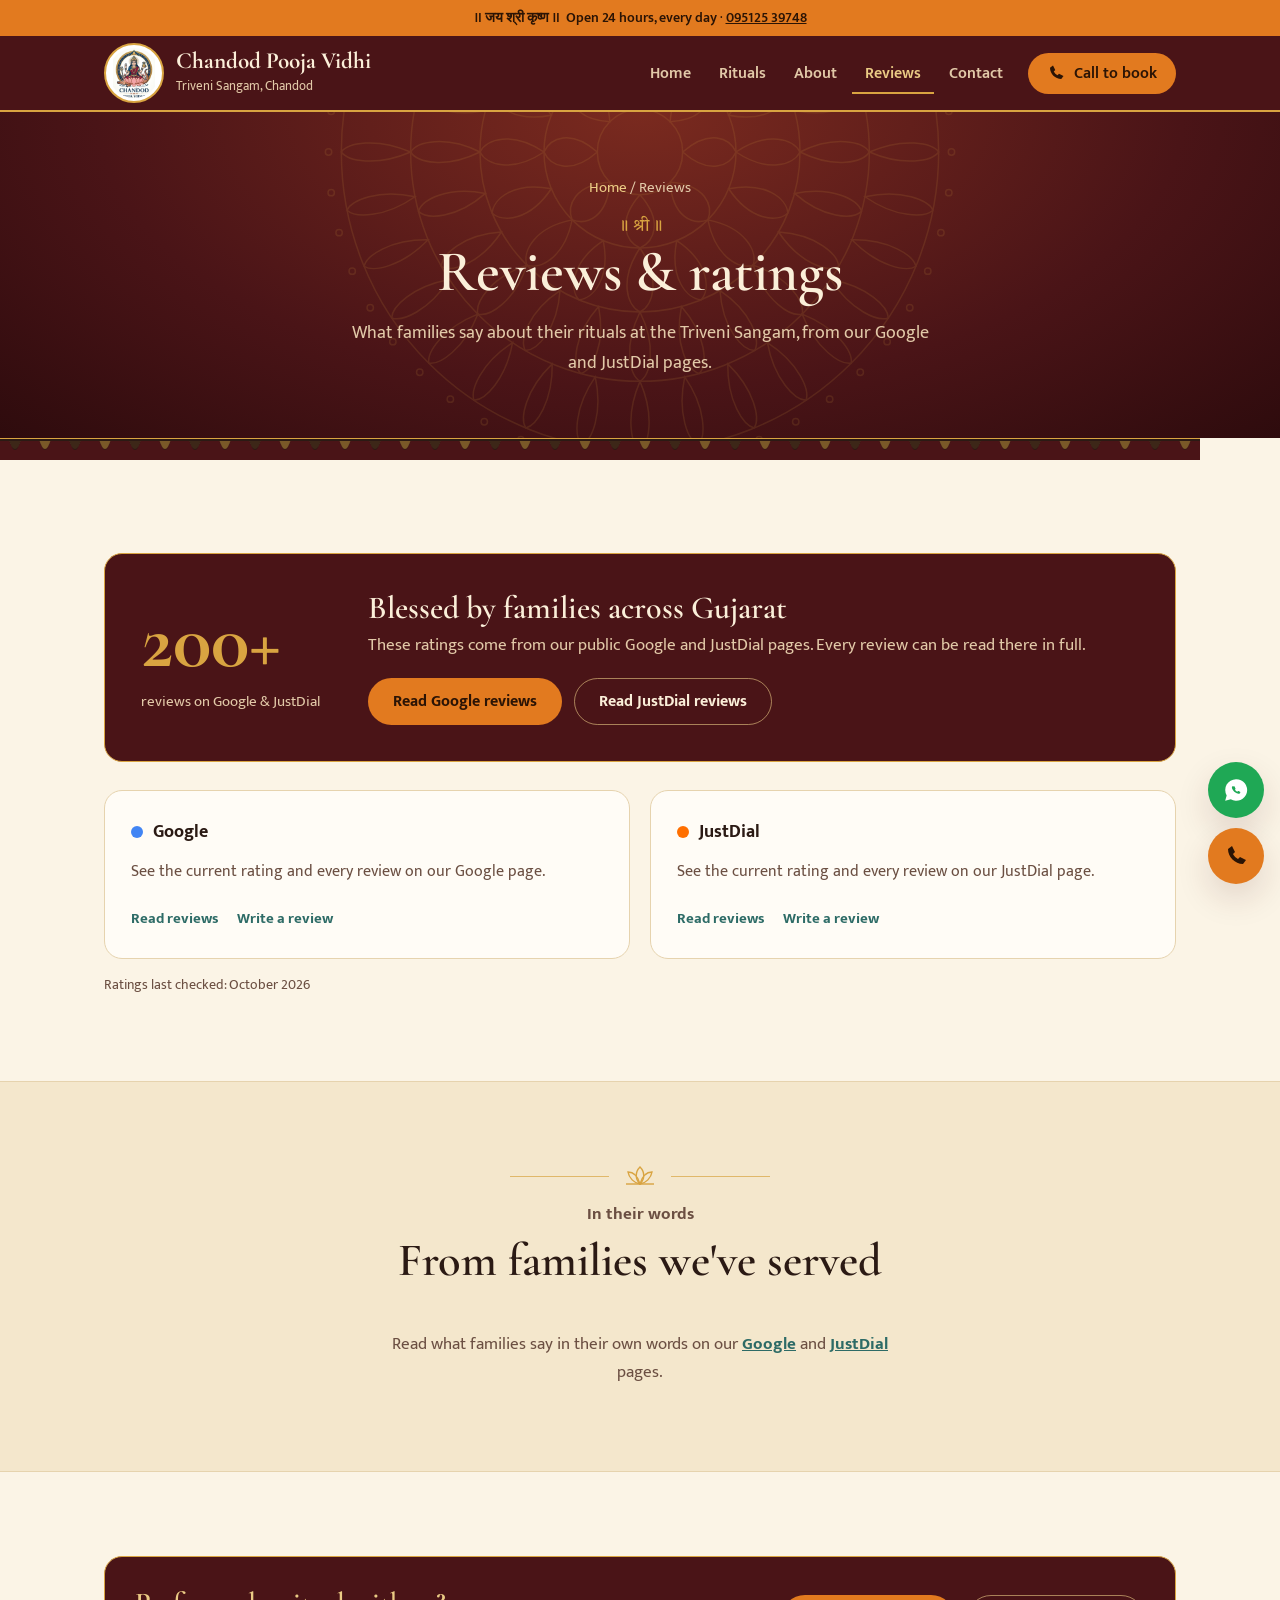
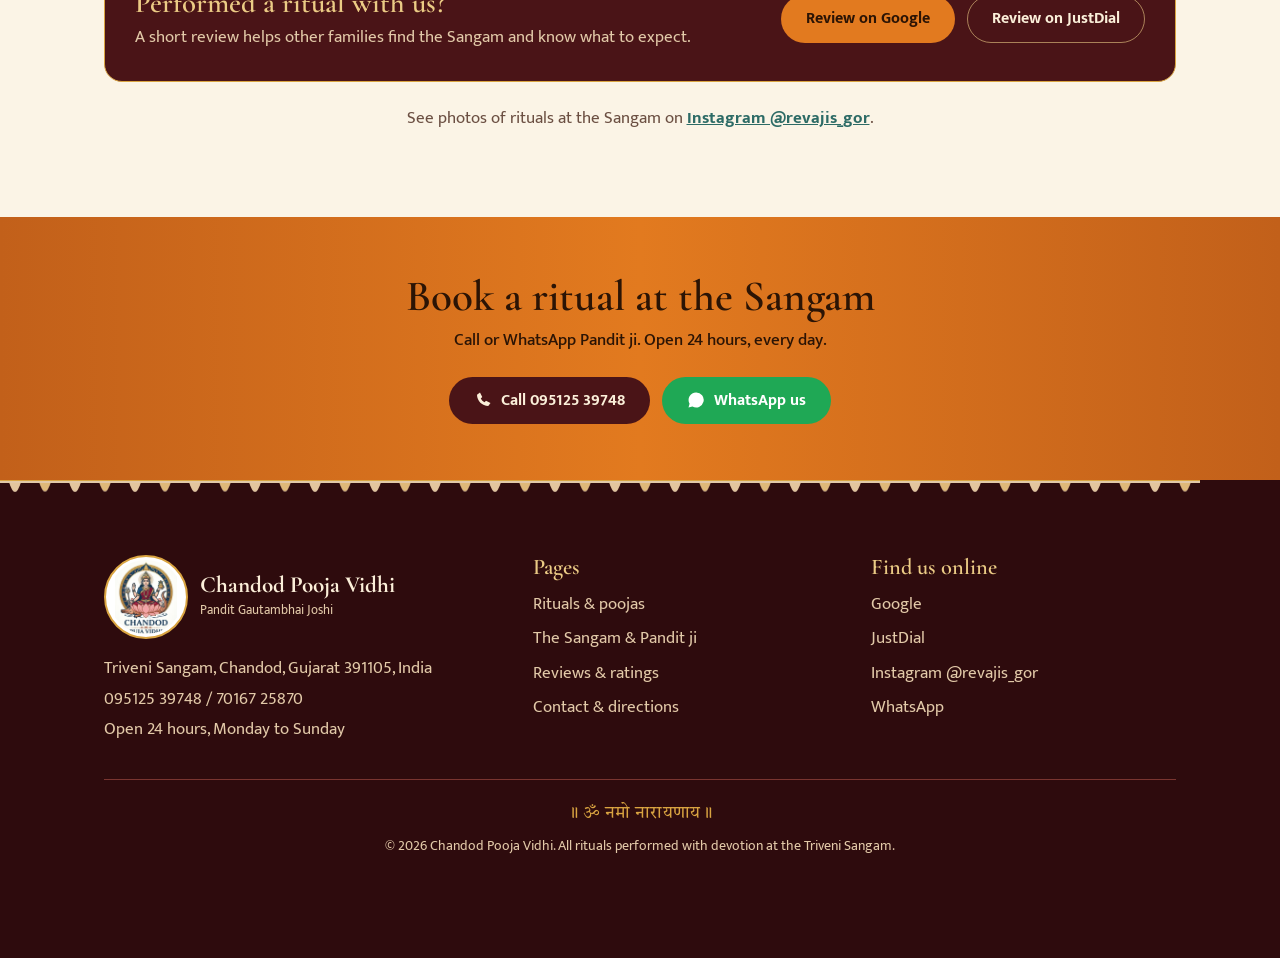
<file: reviews.html>
<!DOCTYPE html>
<html lang="en">
<head>
<meta charset="UTF-8">
<meta name="viewport" content="width=device-width, initial-scale=1, viewport-fit=cover">
<title>Reviews & Ratings | Chandod Pooja Vidhi</title>
<meta name="description" content="Ratings and reviews for Chandod Pooja Vidhi and Pandit Gautambhai Joshi on Google and JustDial.">
<meta name="theme-color" content="#4A1417">
<!-- Replace YOUR-DOMAIN.com with the real domain once hosted -->
<link rel="canonical" href="https://YOUR-DOMAIN.com/reviews.html">
<meta property="og:type" content="website">
<meta property="og:site_name" content="Chandod Pooja Vidhi">
<meta property="og:title" content="Reviews & Ratings | Chandod Pooja Vidhi">
<meta property="og:description" content="Ratings and reviews for Chandod Pooja Vidhi and Pandit Gautambhai Joshi on Google and JustDial.">
<meta property="og:image" content="https://YOUR-DOMAIN.com/images/pandit.jpg">
<meta property="og:url" content="https://YOUR-DOMAIN.com/reviews.html">
<meta property="og:locale" content="en_IN">
<link rel="icon" href="images/logo.webp" type="image/webp">
<link rel="apple-touch-icon" href="images/logo.webp">
<link rel="preconnect" href="https://fonts.googleapis.com">
<link rel="preconnect" href="https://fonts.gstatic.com" crossorigin>
<link href="https://fonts.googleapis.com/css2?family=Cormorant+Garamond:wght@500;600;700&family=Mukta+Vaani:wght@400;500;600;700&family=Tiro+Devanagari+Hindi&display=swap" rel="stylesheet">
<link rel="stylesheet" href="css/style.css">
</head>
<body>
<a class="skip" href="#main">Skip to content</a>
<div class="topline">॥ जय श्री कृष्ण ॥ &nbsp;Open 24 hours, every day · <a href="tel:+919512539748">095125 39748</a></div>
<header class="site-header">
  <div class="wrap header-row">
    <a class="brand" href="index.html">
      <img src="images/logo.webp" alt="" width="60" height="60">
      <span><span class="brand-name">Chandod Pooja Vidhi</span><span class="brand-sub">Triveni Sangam, Chandod</span></span>
    </a>
    <button class="nav-toggle" aria-expanded="false" aria-controls="site-nav">
      <svg width="18" height="18" viewBox="0 0 24 24" aria-hidden="true"><path d="M3 6h18M3 12h18M3 18h18" stroke="currentColor" stroke-width="2" stroke-linecap="round"/></svg>Menu
    </button>
    <nav class="nav" id="site-nav" aria-label="Main">
      <a href="index.html">Home</a>
      <a href="services.html">Rituals</a>
      <a href="about.html">About</a>
      <a href="reviews.html" aria-current="page">Reviews</a>
      <a href="contact.html">Contact</a>
      <a class="btn btn-primary header-call" href="tel:+919512539748"><svg width="18" height="18" viewBox="0 0 24 24" aria-hidden="true"><path d="M4 5c0 8 7 15 15 15l3-4-6-3-2 2c-2-1-4-3-5-5l2-2-3-6-4 3z" fill="currentColor"/></svg> Call to book</a>
    </nav>
  </div>
</header>
<main id="main">
<section class="page-banner">
  <div class="mandala"><svg viewBox="-300 -300 600 600" aria-hidden="true" fill="none" stroke="currentColor" stroke-width="1.4"><circle r="40"/><circle r="90"/><circle r="150"/><circle r="215"/><circle r="280"/><path transform="rotate(0.00)" d="M0,-40 C22,-65.0 13.2,-84 0,-90 C-13.2,-84 -22,-65.0 0,-40Z"/><path transform="rotate(45.00)" d="M0,-40 C22,-65.0 13.2,-84 0,-90 C-13.2,-84 -22,-65.0 0,-40Z"/><path transform="rotate(90.00)" d="M0,-40 C22,-65.0 13.2,-84 0,-90 C-13.2,-84 -22,-65.0 0,-40Z"/><path transform="rotate(135.00)" d="M0,-40 C22,-65.0 13.2,-84 0,-90 C-13.2,-84 -22,-65.0 0,-40Z"/><path transform="rotate(180.00)" d="M0,-40 C22,-65.0 13.2,-84 0,-90 C-13.2,-84 -22,-65.0 0,-40Z"/><path transform="rotate(225.00)" d="M0,-40 C22,-65.0 13.2,-84 0,-90 C-13.2,-84 -22,-65.0 0,-40Z"/><path transform="rotate(270.00)" d="M0,-40 C22,-65.0 13.2,-84 0,-90 C-13.2,-84 -22,-65.0 0,-40Z"/><path transform="rotate(315.00)" d="M0,-40 C22,-65.0 13.2,-84 0,-90 C-13.2,-84 -22,-65.0 0,-40Z"/><path transform="rotate(0.00)" d="M0,-90 C20,-120.0 12.0,-144 0,-150 C-12.0,-144 -20,-120.0 0,-90Z"/><path transform="rotate(22.50)" d="M0,-90 C20,-120.0 12.0,-144 0,-150 C-12.0,-144 -20,-120.0 0,-90Z"/><path transform="rotate(45.00)" d="M0,-90 C20,-120.0 12.0,-144 0,-150 C-12.0,-144 -20,-120.0 0,-90Z"/><path transform="rotate(67.50)" d="M0,-90 C20,-120.0 12.0,-144 0,-150 C-12.0,-144 -20,-120.0 0,-90Z"/><path transform="rotate(90.00)" d="M0,-90 C20,-120.0 12.0,-144 0,-150 C-12.0,-144 -20,-120.0 0,-90Z"/><path transform="rotate(112.50)" d="M0,-90 C20,-120.0 12.0,-144 0,-150 C-12.0,-144 -20,-120.0 0,-90Z"/><path transform="rotate(135.00)" d="M0,-90 C20,-120.0 12.0,-144 0,-150 C-12.0,-144 -20,-120.0 0,-90Z"/><path transform="rotate(157.50)" d="M0,-90 C20,-120.0 12.0,-144 0,-150 C-12.0,-144 -20,-120.0 0,-90Z"/><path transform="rotate(180.00)" d="M0,-90 C20,-120.0 12.0,-144 0,-150 C-12.0,-144 -20,-120.0 0,-90Z"/><path transform="rotate(202.50)" d="M0,-90 C20,-120.0 12.0,-144 0,-150 C-12.0,-144 -20,-120.0 0,-90Z"/><path transform="rotate(225.00)" d="M0,-90 C20,-120.0 12.0,-144 0,-150 C-12.0,-144 -20,-120.0 0,-90Z"/><path transform="rotate(247.50)" d="M0,-90 C20,-120.0 12.0,-144 0,-150 C-12.0,-144 -20,-120.0 0,-90Z"/><path transform="rotate(270.00)" d="M0,-90 C20,-120.0 12.0,-144 0,-150 C-12.0,-144 -20,-120.0 0,-90Z"/><path transform="rotate(292.50)" d="M0,-90 C20,-120.0 12.0,-144 0,-150 C-12.0,-144 -20,-120.0 0,-90Z"/><path transform="rotate(315.00)" d="M0,-90 C20,-120.0 12.0,-144 0,-150 C-12.0,-144 -20,-120.0 0,-90Z"/><path transform="rotate(337.50)" d="M0,-90 C20,-120.0 12.0,-144 0,-150 C-12.0,-144 -20,-120.0 0,-90Z"/><path transform="rotate(0.00)" d="M0,-150 C16,-182.5 9.6,-209 0,-215 C-9.6,-209 -16,-182.5 0,-150Z"/><path transform="rotate(15.00)" d="M0,-150 C16,-182.5 9.6,-209 0,-215 C-9.6,-209 -16,-182.5 0,-150Z"/><path transform="rotate(30.00)" d="M0,-150 C16,-182.5 9.6,-209 0,-215 C-9.6,-209 -16,-182.5 0,-150Z"/><path transform="rotate(45.00)" d="M0,-150 C16,-182.5 9.6,-209 0,-215 C-9.6,-209 -16,-182.5 0,-150Z"/><path transform="rotate(60.00)" d="M0,-150 C16,-182.5 9.6,-209 0,-215 C-9.6,-209 -16,-182.5 0,-150Z"/><path transform="rotate(75.00)" d="M0,-150 C16,-182.5 9.6,-209 0,-215 C-9.6,-209 -16,-182.5 0,-150Z"/><path transform="rotate(90.00)" d="M0,-150 C16,-182.5 9.6,-209 0,-215 C-9.6,-209 -16,-182.5 0,-150Z"/><path transform="rotate(105.00)" d="M0,-150 C16,-182.5 9.6,-209 0,-215 C-9.6,-209 -16,-182.5 0,-150Z"/><path transform="rotate(120.00)" d="M0,-150 C16,-182.5 9.6,-209 0,-215 C-9.6,-209 -16,-182.5 0,-150Z"/><path transform="rotate(135.00)" d="M0,-150 C16,-182.5 9.6,-209 0,-215 C-9.6,-209 -16,-182.5 0,-150Z"/><path transform="rotate(150.00)" d="M0,-150 C16,-182.5 9.6,-209 0,-215 C-9.6,-209 -16,-182.5 0,-150Z"/><path transform="rotate(165.00)" d="M0,-150 C16,-182.5 9.6,-209 0,-215 C-9.6,-209 -16,-182.5 0,-150Z"/><path transform="rotate(180.00)" d="M0,-150 C16,-182.5 9.6,-209 0,-215 C-9.6,-209 -16,-182.5 0,-150Z"/><path transform="rotate(195.00)" d="M0,-150 C16,-182.5 9.6,-209 0,-215 C-9.6,-209 -16,-182.5 0,-150Z"/><path transform="rotate(210.00)" d="M0,-150 C16,-182.5 9.6,-209 0,-215 C-9.6,-209 -16,-182.5 0,-150Z"/><path transform="rotate(225.00)" d="M0,-150 C16,-182.5 9.6,-209 0,-215 C-9.6,-209 -16,-182.5 0,-150Z"/><path transform="rotate(240.00)" d="M0,-150 C16,-182.5 9.6,-209 0,-215 C-9.6,-209 -16,-182.5 0,-150Z"/><path transform="rotate(255.00)" d="M0,-150 C16,-182.5 9.6,-209 0,-215 C-9.6,-209 -16,-182.5 0,-150Z"/><path transform="rotate(270.00)" d="M0,-150 C16,-182.5 9.6,-209 0,-215 C-9.6,-209 -16,-182.5 0,-150Z"/><path transform="rotate(285.00)" d="M0,-150 C16,-182.5 9.6,-209 0,-215 C-9.6,-209 -16,-182.5 0,-150Z"/><path transform="rotate(300.00)" d="M0,-150 C16,-182.5 9.6,-209 0,-215 C-9.6,-209 -16,-182.5 0,-150Z"/><path transform="rotate(315.00)" d="M0,-150 C16,-182.5 9.6,-209 0,-215 C-9.6,-209 -16,-182.5 0,-150Z"/><path transform="rotate(330.00)" d="M0,-150 C16,-182.5 9.6,-209 0,-215 C-9.6,-209 -16,-182.5 0,-150Z"/><path transform="rotate(345.00)" d="M0,-150 C16,-182.5 9.6,-209 0,-215 C-9.6,-209 -16,-182.5 0,-150Z"/><path transform="rotate(0.00)" d="M0,-215 C14,-247.5 8.4,-274 0,-280 C-8.4,-274 -14,-247.5 0,-215Z"/><path transform="rotate(11.25)" d="M0,-215 C14,-247.5 8.4,-274 0,-280 C-8.4,-274 -14,-247.5 0,-215Z"/><path transform="rotate(22.50)" d="M0,-215 C14,-247.5 8.4,-274 0,-280 C-8.4,-274 -14,-247.5 0,-215Z"/><path transform="rotate(33.75)" d="M0,-215 C14,-247.5 8.4,-274 0,-280 C-8.4,-274 -14,-247.5 0,-215Z"/><path transform="rotate(45.00)" d="M0,-215 C14,-247.5 8.4,-274 0,-280 C-8.4,-274 -14,-247.5 0,-215Z"/><path transform="rotate(56.25)" d="M0,-215 C14,-247.5 8.4,-274 0,-280 C-8.4,-274 -14,-247.5 0,-215Z"/><path transform="rotate(67.50)" d="M0,-215 C14,-247.5 8.4,-274 0,-280 C-8.4,-274 -14,-247.5 0,-215Z"/><path transform="rotate(78.75)" d="M0,-215 C14,-247.5 8.4,-274 0,-280 C-8.4,-274 -14,-247.5 0,-215Z"/><path transform="rotate(90.00)" d="M0,-215 C14,-247.5 8.4,-274 0,-280 C-8.4,-274 -14,-247.5 0,-215Z"/><path transform="rotate(101.25)" d="M0,-215 C14,-247.5 8.4,-274 0,-280 C-8.4,-274 -14,-247.5 0,-215Z"/><path transform="rotate(112.50)" d="M0,-215 C14,-247.5 8.4,-274 0,-280 C-8.4,-274 -14,-247.5 0,-215Z"/><path transform="rotate(123.75)" d="M0,-215 C14,-247.5 8.4,-274 0,-280 C-8.4,-274 -14,-247.5 0,-215Z"/><path transform="rotate(135.00)" d="M0,-215 C14,-247.5 8.4,-274 0,-280 C-8.4,-274 -14,-247.5 0,-215Z"/><path transform="rotate(146.25)" d="M0,-215 C14,-247.5 8.4,-274 0,-280 C-8.4,-274 -14,-247.5 0,-215Z"/><path transform="rotate(157.50)" d="M0,-215 C14,-247.5 8.4,-274 0,-280 C-8.4,-274 -14,-247.5 0,-215Z"/><path transform="rotate(168.75)" d="M0,-215 C14,-247.5 8.4,-274 0,-280 C-8.4,-274 -14,-247.5 0,-215Z"/><path transform="rotate(180.00)" d="M0,-215 C14,-247.5 8.4,-274 0,-280 C-8.4,-274 -14,-247.5 0,-215Z"/><path transform="rotate(191.25)" d="M0,-215 C14,-247.5 8.4,-274 0,-280 C-8.4,-274 -14,-247.5 0,-215Z"/><path transform="rotate(202.50)" d="M0,-215 C14,-247.5 8.4,-274 0,-280 C-8.4,-274 -14,-247.5 0,-215Z"/><path transform="rotate(213.75)" d="M0,-215 C14,-247.5 8.4,-274 0,-280 C-8.4,-274 -14,-247.5 0,-215Z"/><path transform="rotate(225.00)" d="M0,-215 C14,-247.5 8.4,-274 0,-280 C-8.4,-274 -14,-247.5 0,-215Z"/><path transform="rotate(236.25)" d="M0,-215 C14,-247.5 8.4,-274 0,-280 C-8.4,-274 -14,-247.5 0,-215Z"/><path transform="rotate(247.50)" d="M0,-215 C14,-247.5 8.4,-274 0,-280 C-8.4,-274 -14,-247.5 0,-215Z"/><path transform="rotate(258.75)" d="M0,-215 C14,-247.5 8.4,-274 0,-280 C-8.4,-274 -14,-247.5 0,-215Z"/><path transform="rotate(270.00)" d="M0,-215 C14,-247.5 8.4,-274 0,-280 C-8.4,-274 -14,-247.5 0,-215Z"/><path transform="rotate(281.25)" d="M0,-215 C14,-247.5 8.4,-274 0,-280 C-8.4,-274 -14,-247.5 0,-215Z"/><path transform="rotate(292.50)" d="M0,-215 C14,-247.5 8.4,-274 0,-280 C-8.4,-274 -14,-247.5 0,-215Z"/><path transform="rotate(303.75)" d="M0,-215 C14,-247.5 8.4,-274 0,-280 C-8.4,-274 -14,-247.5 0,-215Z"/><path transform="rotate(315.00)" d="M0,-215 C14,-247.5 8.4,-274 0,-280 C-8.4,-274 -14,-247.5 0,-215Z"/><path transform="rotate(326.25)" d="M0,-215 C14,-247.5 8.4,-274 0,-280 C-8.4,-274 -14,-247.5 0,-215Z"/><path transform="rotate(337.50)" d="M0,-215 C14,-247.5 8.4,-274 0,-280 C-8.4,-274 -14,-247.5 0,-215Z"/><path transform="rotate(348.75)" d="M0,-215 C14,-247.5 8.4,-274 0,-280 C-8.4,-274 -14,-247.5 0,-215Z"/><circle cx="0.0" cy="-292.0" r="3"/><circle cx="38.1" cy="-289.5" r="3"/><circle cx="75.6" cy="-282.1" r="3"/><circle cx="111.7" cy="-269.8" r="3"/><circle cx="146.0" cy="-252.9" r="3"/><circle cx="177.8" cy="-231.7" r="3"/><circle cx="206.5" cy="-206.5" r="3"/><circle cx="231.7" cy="-177.8" r="3"/><circle cx="252.9" cy="-146.0" r="3"/><circle cx="269.8" cy="-111.7" r="3"/><circle cx="282.1" cy="-75.6" r="3"/><circle cx="289.5" cy="-38.1" r="3"/><circle cx="292.0" cy="-0.0" r="3"/><circle cx="289.5" cy="38.1" r="3"/><circle cx="282.1" cy="75.6" r="3"/><circle cx="269.8" cy="111.7" r="3"/><circle cx="252.9" cy="146.0" r="3"/><circle cx="231.7" cy="177.8" r="3"/><circle cx="206.5" cy="206.5" r="3"/><circle cx="177.8" cy="231.7" r="3"/><circle cx="146.0" cy="252.9" r="3"/><circle cx="111.7" cy="269.8" r="3"/><circle cx="75.6" cy="282.1" r="3"/><circle cx="38.1" cy="289.5" r="3"/><circle cx="0.0" cy="292.0" r="3"/><circle cx="-38.1" cy="289.5" r="3"/><circle cx="-75.6" cy="282.1" r="3"/><circle cx="-111.7" cy="269.8" r="3"/><circle cx="-146.0" cy="252.9" r="3"/><circle cx="-177.8" cy="231.7" r="3"/><circle cx="-206.5" cy="206.5" r="3"/><circle cx="-231.7" cy="177.8" r="3"/><circle cx="-252.9" cy="146.0" r="3"/><circle cx="-269.8" cy="111.7" r="3"/><circle cx="-282.1" cy="75.6" r="3"/><circle cx="-289.5" cy="38.1" r="3"/><circle cx="-292.0" cy="0.0" r="3"/><circle cx="-289.5" cy="-38.1" r="3"/><circle cx="-282.1" cy="-75.6" r="3"/><circle cx="-269.8" cy="-111.7" r="3"/><circle cx="-252.9" cy="-146.0" r="3"/><circle cx="-231.7" cy="-177.8" r="3"/><circle cx="-206.5" cy="-206.5" r="3"/><circle cx="-177.8" cy="-231.7" r="3"/><circle cx="-146.0" cy="-252.9" r="3"/><circle cx="-111.7" cy="-269.8" r="3"/><circle cx="-75.6" cy="-282.1" r="3"/><circle cx="-38.1" cy="-289.5" r="3"/></svg></div>
  <div class="wrap">
    <p class="crumb"><a href="index.html">Home</a> / Reviews</p>
    <p class="chant">॥ श्री ॥</p>
    <h1>Reviews &amp; ratings</h1>
    <p class="intro">What families say about their rituals at the Triveni Sangam, from our Google and JustDial pages.</p>
  </div>
</section>
<svg class="toran" viewBox="0 0 1200 22" preserveAspectRatio="none" aria-hidden="true"><path d="M0 2H1200" stroke="currentColor" stroke-width="2"/><path d="M9 2 Q15 22 21 2Z" fill="currentColor" opacity="0.9"/><path d="M39 2 Q45 22 51 2Z" fill="currentColor" opacity="0.55"/><path d="M69 2 Q75 22 81 2Z" fill="currentColor" opacity="0.9"/><path d="M99 2 Q105 22 111 2Z" fill="currentColor" opacity="0.55"/><path d="M129 2 Q135 22 141 2Z" fill="currentColor" opacity="0.9"/><path d="M159 2 Q165 22 171 2Z" fill="currentColor" opacity="0.55"/><path d="M189 2 Q195 22 201 2Z" fill="currentColor" opacity="0.9"/><path d="M219 2 Q225 22 231 2Z" fill="currentColor" opacity="0.55"/><path d="M249 2 Q255 22 261 2Z" fill="currentColor" opacity="0.9"/><path d="M279 2 Q285 22 291 2Z" fill="currentColor" opacity="0.55"/><path d="M309 2 Q315 22 321 2Z" fill="currentColor" opacity="0.9"/><path d="M339 2 Q345 22 351 2Z" fill="currentColor" opacity="0.55"/><path d="M369 2 Q375 22 381 2Z" fill="currentColor" opacity="0.9"/><path d="M399 2 Q405 22 411 2Z" fill="currentColor" opacity="0.55"/><path d="M429 2 Q435 22 441 2Z" fill="currentColor" opacity="0.9"/><path d="M459 2 Q465 22 471 2Z" fill="currentColor" opacity="0.55"/><path d="M489 2 Q495 22 501 2Z" fill="currentColor" opacity="0.9"/><path d="M519 2 Q525 22 531 2Z" fill="currentColor" opacity="0.55"/><path d="M549 2 Q555 22 561 2Z" fill="currentColor" opacity="0.9"/><path d="M579 2 Q585 22 591 2Z" fill="currentColor" opacity="0.55"/><path d="M609 2 Q615 22 621 2Z" fill="currentColor" opacity="0.9"/><path d="M639 2 Q645 22 651 2Z" fill="currentColor" opacity="0.55"/><path d="M669 2 Q675 22 681 2Z" fill="currentColor" opacity="0.9"/><path d="M699 2 Q705 22 711 2Z" fill="currentColor" opacity="0.55"/><path d="M729 2 Q735 22 741 2Z" fill="currentColor" opacity="0.9"/><path d="M759 2 Q765 22 771 2Z" fill="currentColor" opacity="0.55"/><path d="M789 2 Q795 22 801 2Z" fill="currentColor" opacity="0.9"/><path d="M819 2 Q825 22 831 2Z" fill="currentColor" opacity="0.55"/><path d="M849 2 Q855 22 861 2Z" fill="currentColor" opacity="0.9"/><path d="M879 2 Q885 22 891 2Z" fill="currentColor" opacity="0.55"/><path d="M909 2 Q915 22 921 2Z" fill="currentColor" opacity="0.9"/><path d="M939 2 Q945 22 951 2Z" fill="currentColor" opacity="0.55"/><path d="M969 2 Q975 22 981 2Z" fill="currentColor" opacity="0.9"/><path d="M999 2 Q1005 22 1011 2Z" fill="currentColor" opacity="0.55"/><path d="M1029 2 Q1035 22 1041 2Z" fill="currentColor" opacity="0.9"/><path d="M1059 2 Q1065 22 1071 2Z" fill="currentColor" opacity="0.55"/><path d="M1089 2 Q1095 22 1101 2Z" fill="currentColor" opacity="0.9"/><path d="M1119 2 Q1125 22 1131 2Z" fill="currentColor" opacity="0.55"/><path d="M1149 2 Q1155 22 1161 2Z" fill="currentColor" opacity="0.9"/><path d="M1179 2 Q1185 22 1191 2Z" fill="currentColor" opacity="0.55"/></svg>

<section class="section" aria-labelledby="overall-h">
  <div class="wrap">
    <div class="overall" id="overall-score">
      <div>
        <h2 id="overall-h">Blessed by families across Gujarat</h2>
        <p>These ratings come from our public Google and JustDial pages. Every review can be read there in full.</p>
        <div class="btn-row">
          <a class="btn btn-primary" href="https://maps.app.goo.gl/6dDtMRfNZ4pt89AZ9" target="_blank" rel="noopener">Read Google reviews</a>
          <a class="btn btn-outline-light" href="https://jsdl.in/DT-59XBVADXF6V" target="_blank" rel="noopener">Read JustDial reviews</a>
        </div>
      </div>
    </div>
    <h2 class="sr-only">Ratings by platform</h2>
    <div class="platforms" id="platforms"></div>
    <noscript><p><a href="https://maps.app.goo.gl/6dDtMRfNZ4pt89AZ9">Google reviews</a> · <a href="https://jsdl.in/DT-59XBVADXF6V">JustDial reviews</a></p></noscript>
    <p id="reviews-updated" style="margin-top:14px; font-size:.9rem; color:var(--ink-soft);"></p>
  </div>
</section>

<section class="section alt" aria-labelledby="t-h">
  <div class="wrap">
    <div class="head center">
      <div class="lotus-rule"><svg width="34" height="20" viewBox="0 0 34 20" aria-hidden="true" fill="none" stroke="currentColor" stroke-width="1.4"><path d="M17 18C12 13 12 6 17 1c5 5 5 12 0 17Z"/><path d="M17 18C11 17 6 12 5 6c6 0 10 5 12 12Z"/><path d="M17 18c6-1 11-6 12-12-6 0-10 5-12 12Z"/><path d="M3 18h28"/></svg></div>
      <p class="eyebrow">In their words</p>
      <h2 id="t-h">From families we've served</h2>
      
    </div>
    <div class="testimonials" id="testimonials"></div>
  </div>
</section>

<section class="section" aria-labelledby="write-h">
  <div class="wrap">
    <div class="callout" style="margin-top:0;">
      <div>
        <h3 id="write-h">Performed a ritual with us?</h3>
        <p>A short review helps other families find the Sangam and know what to expect.</p>
      </div>
      <div class="btn-row">
        <a class="btn btn-primary" href="https://maps.app.goo.gl/6dDtMRfNZ4pt89AZ9" target="_blank" rel="noopener">Review on Google</a>
        <a class="btn btn-outline-light" href="https://jsdl.in/DT-59XBVADXF6V" target="_blank" rel="noopener">Review on JustDial</a>
      </div>
    </div>
    <p style="margin-top:22px; text-align:center; color:var(--ink-soft);">See photos of rituals at the Sangam on <a href="https://www.instagram.com/revajis_gor/" target="_blank" rel="noopener" style="color:var(--river); font-weight:700;">Instagram @revajis_gor</a>.</p>
  </div>
</section>
</main>
<section class="cta-band">
  <div class="wrap">
    <h2>Book a ritual at the Sangam</h2>
    <p>Call or WhatsApp Pandit ji. Open 24 hours, every day.</p>
    <div class="btn-row">
      <a class="btn btn-primary" href="tel:+919512539748"><svg width="18" height="18" viewBox="0 0 24 24" aria-hidden="true"><path d="M4 5c0 8 7 15 15 15l3-4-6-3-2 2c-2-1-4-3-5-5l2-2-3-6-4 3z" fill="currentColor"/></svg> Call 095125 39748</a>
      <a class="btn btn-wa" href="https://wa.me/919512539748?text=Jai%20Shri%20Krishna%2C%20I%20would%20like%20to%20book%20a%20ritual%20at%20Chandod." target="_blank" rel="noopener"><svg width="18" height="18" viewBox="0 0 24 24" aria-hidden="true"><path d="M12 2a10 10 0 00-8.6 15L2 22l5.2-1.4A10 10 0 1012 2z" fill="currentColor"/></svg> WhatsApp us</a>
    </div>
  </div>
</section>
<div class="float">
  <a class="f-wa" href="https://wa.me/919512539748?text=Jai%20Shri%20Krishna%2C%20I%20would%20like%20to%20book%20a%20ritual%20at%20Chandod." target="_blank" rel="noopener" aria-label="Message us on WhatsApp"><svg width="26" height="26" viewBox="0 0 24 24" aria-hidden="true"><path d="M12 2a10 10 0 00-8.6 15L2 22l5.2-1.4A10 10 0 1012 2z" fill="#fff"/><path d="M8.5 8.5c-.3.5-.5 1.5.2 2.8.9 1.7 2.3 3 4 3.8 1.3.6 2.2.4 2.7.1.4-.3.7-1 .6-1.4l-1.6-.8c-.3-.1-.6 0-.8.2l-.4.5c-.7-.3-1.6-1-2.2-1.9l.4-.5c.2-.2.2-.5.1-.8l-.7-1.6c-.2-.4-.7-.5-1.1-.3l-.2.1z" fill="#1FA855"/></svg></a>
  <a class="f-call" href="tel:+919512539748" aria-label="Call Chandod Pooja Vidhi"><svg width="24" height="24" viewBox="0 0 24 24" aria-hidden="true"><path d="M4 5c0 8 7 15 15 15l3-4-6-3-2 2c-2-1-4-3-5-5l2-2-3-6-4 3z" fill="#2B1405"/></svg></a>
</div>

<footer class="site-footer">
  <svg class="toran" viewBox="0 0 1200 22" preserveAspectRatio="none" aria-hidden="true"><path d="M0 2H1200" stroke="currentColor" stroke-width="2"/><path d="M9 2 Q15 22 21 2Z" fill="currentColor" opacity="0.9"/><path d="M39 2 Q45 22 51 2Z" fill="currentColor" opacity="0.55"/><path d="M69 2 Q75 22 81 2Z" fill="currentColor" opacity="0.9"/><path d="M99 2 Q105 22 111 2Z" fill="currentColor" opacity="0.55"/><path d="M129 2 Q135 22 141 2Z" fill="currentColor" opacity="0.9"/><path d="M159 2 Q165 22 171 2Z" fill="currentColor" opacity="0.55"/><path d="M189 2 Q195 22 201 2Z" fill="currentColor" opacity="0.9"/><path d="M219 2 Q225 22 231 2Z" fill="currentColor" opacity="0.55"/><path d="M249 2 Q255 22 261 2Z" fill="currentColor" opacity="0.9"/><path d="M279 2 Q285 22 291 2Z" fill="currentColor" opacity="0.55"/><path d="M309 2 Q315 22 321 2Z" fill="currentColor" opacity="0.9"/><path d="M339 2 Q345 22 351 2Z" fill="currentColor" opacity="0.55"/><path d="M369 2 Q375 22 381 2Z" fill="currentColor" opacity="0.9"/><path d="M399 2 Q405 22 411 2Z" fill="currentColor" opacity="0.55"/><path d="M429 2 Q435 22 441 2Z" fill="currentColor" opacity="0.9"/><path d="M459 2 Q465 22 471 2Z" fill="currentColor" opacity="0.55"/><path d="M489 2 Q495 22 501 2Z" fill="currentColor" opacity="0.9"/><path d="M519 2 Q525 22 531 2Z" fill="currentColor" opacity="0.55"/><path d="M549 2 Q555 22 561 2Z" fill="currentColor" opacity="0.9"/><path d="M579 2 Q585 22 591 2Z" fill="currentColor" opacity="0.55"/><path d="M609 2 Q615 22 621 2Z" fill="currentColor" opacity="0.9"/><path d="M639 2 Q645 22 651 2Z" fill="currentColor" opacity="0.55"/><path d="M669 2 Q675 22 681 2Z" fill="currentColor" opacity="0.9"/><path d="M699 2 Q705 22 711 2Z" fill="currentColor" opacity="0.55"/><path d="M729 2 Q735 22 741 2Z" fill="currentColor" opacity="0.9"/><path d="M759 2 Q765 22 771 2Z" fill="currentColor" opacity="0.55"/><path d="M789 2 Q795 22 801 2Z" fill="currentColor" opacity="0.9"/><path d="M819 2 Q825 22 831 2Z" fill="currentColor" opacity="0.55"/><path d="M849 2 Q855 22 861 2Z" fill="currentColor" opacity="0.9"/><path d="M879 2 Q885 22 891 2Z" fill="currentColor" opacity="0.55"/><path d="M909 2 Q915 22 921 2Z" fill="currentColor" opacity="0.9"/><path d="M939 2 Q945 22 951 2Z" fill="currentColor" opacity="0.55"/><path d="M969 2 Q975 22 981 2Z" fill="currentColor" opacity="0.9"/><path d="M999 2 Q1005 22 1011 2Z" fill="currentColor" opacity="0.55"/><path d="M1029 2 Q1035 22 1041 2Z" fill="currentColor" opacity="0.9"/><path d="M1059 2 Q1065 22 1071 2Z" fill="currentColor" opacity="0.55"/><path d="M1089 2 Q1095 22 1101 2Z" fill="currentColor" opacity="0.9"/><path d="M1119 2 Q1125 22 1131 2Z" fill="currentColor" opacity="0.55"/><path d="M1149 2 Q1155 22 1161 2Z" fill="currentColor" opacity="0.9"/><path d="M1179 2 Q1185 22 1191 2Z" fill="currentColor" opacity="0.55"/></svg>
  <div class="wrap">
    <div class="footer-grid">
      <div>
        <a class="brand" href="index.html">
          <img src="images/logo.webp" alt="" width="60" height="60" loading="lazy">
          <span><span class="brand-name">Chandod Pooja Vidhi</span><span class="brand-sub">Pandit Gautambhai Joshi</span></span>
        </a>
        <address>
          Triveni Sangam, Chandod, Gujarat 391105, India<br>
          <a href="tel:+919512539748">095125 39748</a> / <a href="tel:+917016725870">70167 25870</a><br>
          Open 24 hours, Monday to Sunday
        </address>
      </div>
      <div>
        <h3>Pages</h3>
        <ul>
          <li><a href="services.html">Rituals &amp; poojas</a></li>
          <li><a href="about.html">The Sangam &amp; Pandit ji</a></li>
          <li><a href="reviews.html">Reviews &amp; ratings</a></li>
          <li><a href="contact.html">Contact &amp; directions</a></li>
        </ul>
      </div>
      <div>
        <h3>Find us online</h3>
        <ul>
          <li><a href="https://maps.app.goo.gl/6dDtMRfNZ4pt89AZ9" target="_blank" rel="noopener">Google</a></li>
          <li><a href="https://jsdl.in/DT-59XBVADXF6V" target="_blank" rel="noopener">JustDial</a></li>
          <li><a href="https://www.instagram.com/revajis_gor/" target="_blank" rel="noopener">Instagram @revajis_gor</a></li>
          <li><a href="https://wa.me/919512539748?text=Jai%20Shri%20Krishna%2C%20I%20would%20like%20to%20book%20a%20ritual%20at%20Chandod." target="_blank" rel="noopener">WhatsApp</a></li>
        </ul>
      </div>
    </div>
    <p class="copyright"><span class="chant">॥ ॐ नमो नारायणाय ॥</span>© <span id="yr">2026</span> Chandod Pooja Vidhi. All rituals performed with devotion at the Triveni Sangam.</p>
  </div>
</footer>
<script src="js/reviews-data.js" defer></script>
<script src="js/main.js" defer></script>
</body>
</html>
</file>
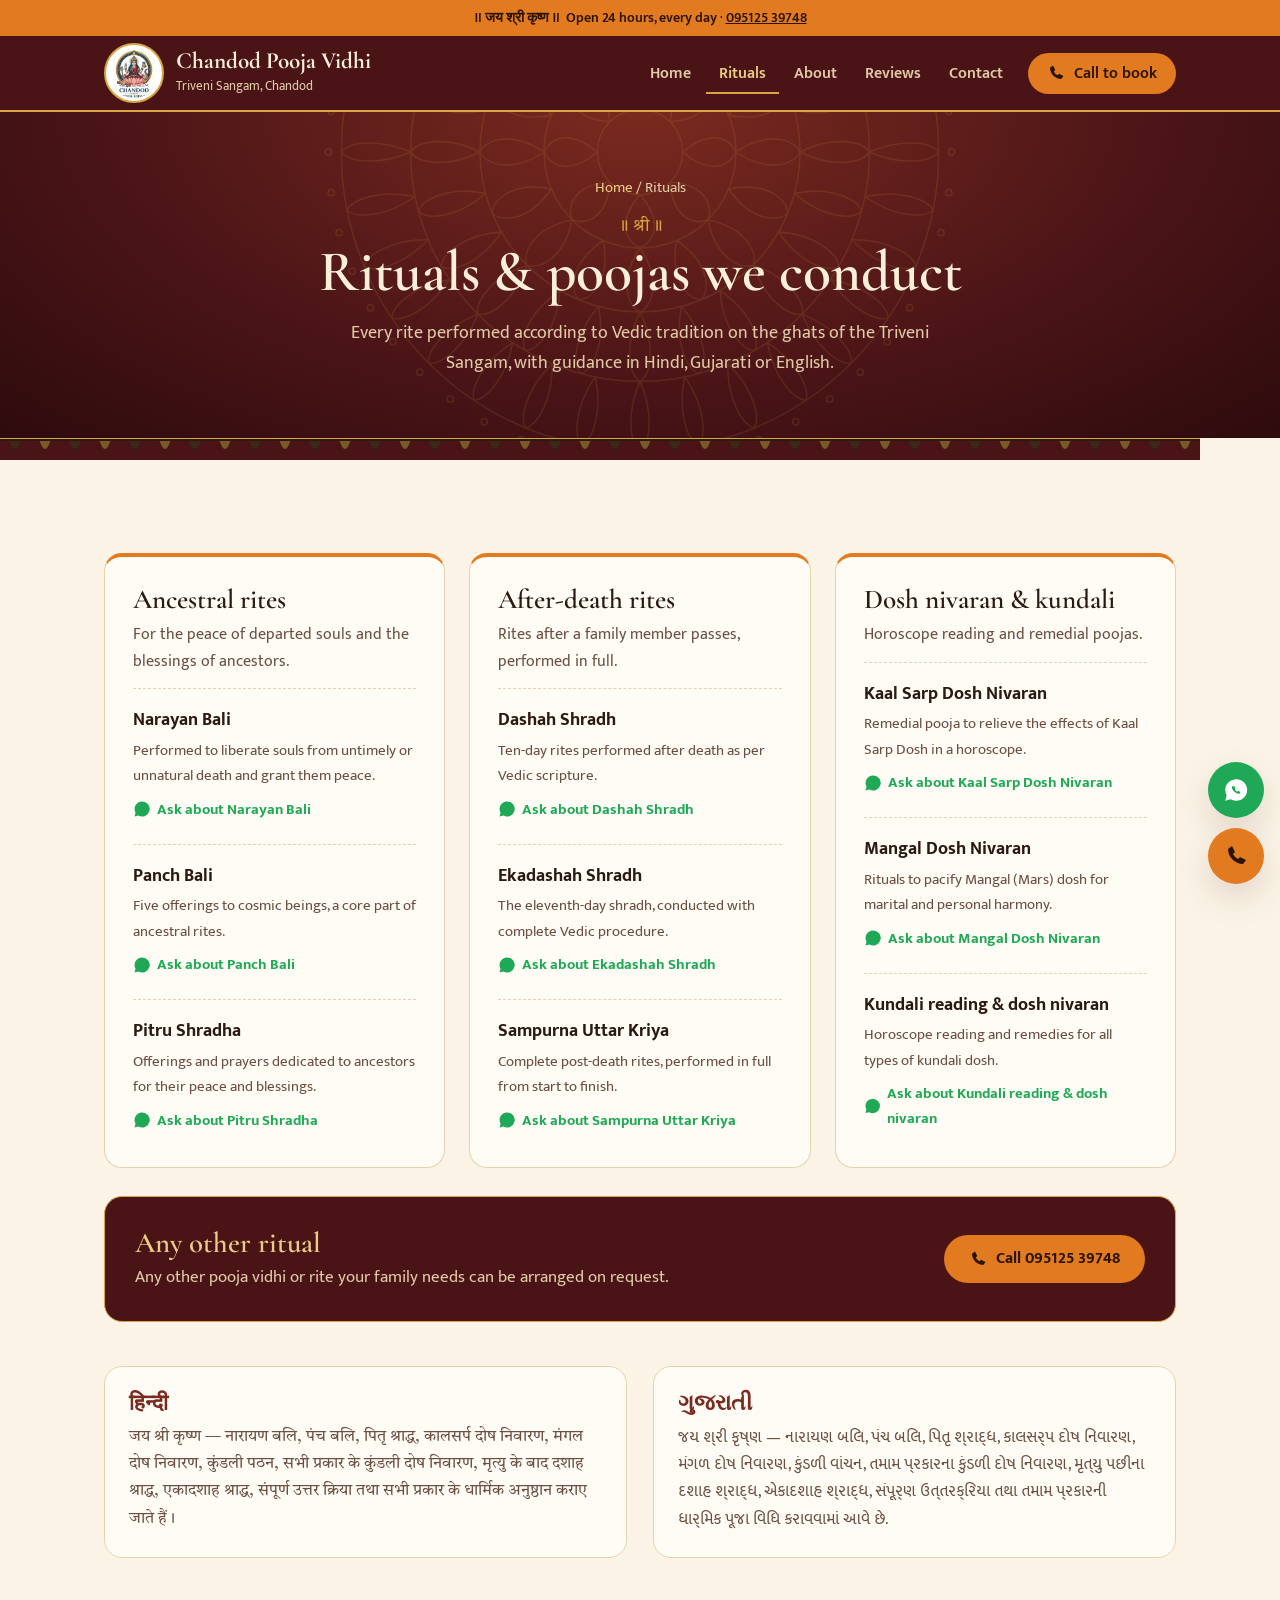
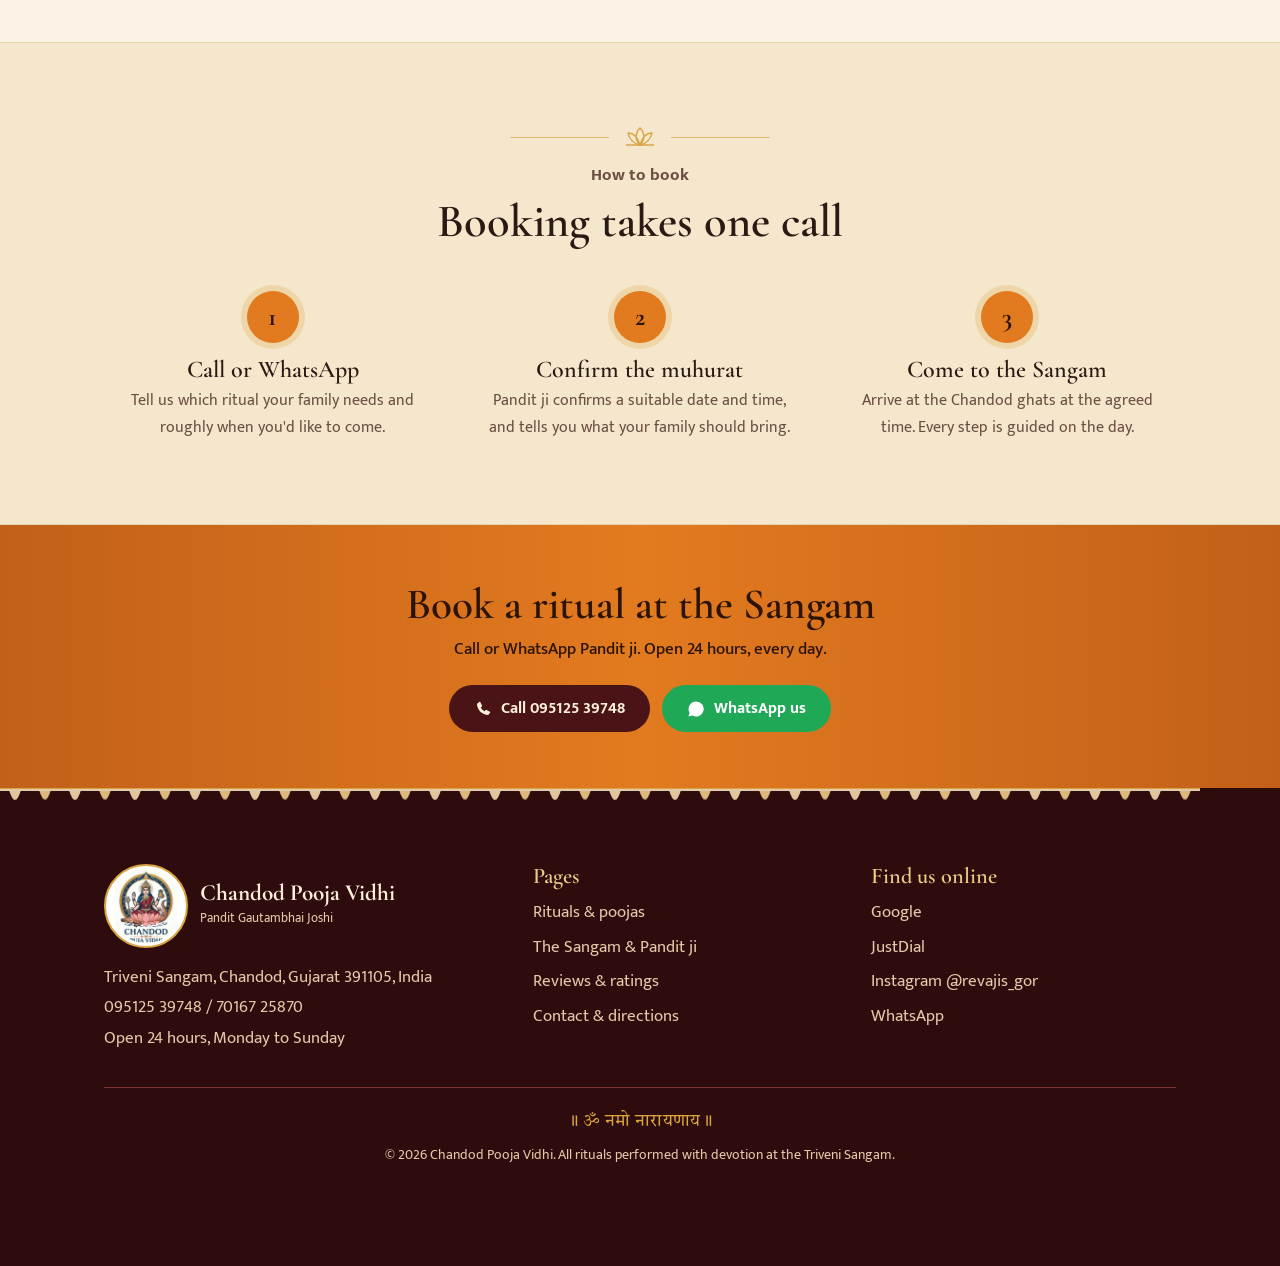
<file: services.html>
<!DOCTYPE html>
<html lang="en">
<head>
<meta charset="UTF-8">
<meta name="viewport" content="width=device-width, initial-scale=1, viewport-fit=cover">
<title>Rituals & Poojas | Chandod Pooja Vidhi</title>
<meta name="description" content="Narayan Bali, Panch Bali, Pitru Shradha, Dashah and Ekadashah Shradh, Uttar Kriya, Kaal Sarp and Mangal Dosh Nivaran at Triveni Sangam, Chandod.">
<meta name="theme-color" content="#4A1417">
<!-- Replace YOUR-DOMAIN.com with the real domain once hosted -->
<link rel="canonical" href="https://YOUR-DOMAIN.com/services.html">
<meta property="og:type" content="website">
<meta property="og:site_name" content="Chandod Pooja Vidhi">
<meta property="og:title" content="Rituals & Poojas | Chandod Pooja Vidhi">
<meta property="og:description" content="Narayan Bali, Panch Bali, Pitru Shradha, Dashah and Ekadashah Shradh, Uttar Kriya, Kaal Sarp and Mangal Dosh Nivaran at Triveni Sangam, Chandod.">
<meta property="og:image" content="https://YOUR-DOMAIN.com/images/pandit.jpg">
<meta property="og:url" content="https://YOUR-DOMAIN.com/services.html">
<meta property="og:locale" content="en_IN">
<link rel="icon" href="images/logo.webp" type="image/webp">
<link rel="apple-touch-icon" href="images/logo.webp">
<link rel="preconnect" href="https://fonts.googleapis.com">
<link rel="preconnect" href="https://fonts.gstatic.com" crossorigin>
<link href="https://fonts.googleapis.com/css2?family=Cormorant+Garamond:wght@500;600;700&family=Mukta+Vaani:wght@400;500;600;700&family=Tiro+Devanagari+Hindi&display=swap" rel="stylesheet">
<link rel="stylesheet" href="css/style.css">
</head>
<body>
<a class="skip" href="#main">Skip to content</a>
<div class="topline">॥ जय श्री कृष्ण ॥ &nbsp;Open 24 hours, every day · <a href="tel:+919512539748">095125 39748</a></div>
<header class="site-header">
  <div class="wrap header-row">
    <a class="brand" href="index.html">
      <img src="images/logo.webp" alt="" width="60" height="60">
      <span><span class="brand-name">Chandod Pooja Vidhi</span><span class="brand-sub">Triveni Sangam, Chandod</span></span>
    </a>
    <button class="nav-toggle" aria-expanded="false" aria-controls="site-nav">
      <svg width="18" height="18" viewBox="0 0 24 24" aria-hidden="true"><path d="M3 6h18M3 12h18M3 18h18" stroke="currentColor" stroke-width="2" stroke-linecap="round"/></svg>Menu
    </button>
    <nav class="nav" id="site-nav" aria-label="Main">
      <a href="index.html">Home</a>
      <a href="services.html" aria-current="page">Rituals</a>
      <a href="about.html">About</a>
      <a href="reviews.html">Reviews</a>
      <a href="contact.html">Contact</a>
      <a class="btn btn-primary header-call" href="tel:+919512539748"><svg width="18" height="18" viewBox="0 0 24 24" aria-hidden="true"><path d="M4 5c0 8 7 15 15 15l3-4-6-3-2 2c-2-1-4-3-5-5l2-2-3-6-4 3z" fill="currentColor"/></svg> Call to book</a>
    </nav>
  </div>
</header>
<main id="main">
<section class="page-banner">
  <div class="mandala"><svg viewBox="-300 -300 600 600" aria-hidden="true" fill="none" stroke="currentColor" stroke-width="1.4"><circle r="40"/><circle r="90"/><circle r="150"/><circle r="215"/><circle r="280"/><path transform="rotate(0.00)" d="M0,-40 C22,-65.0 13.2,-84 0,-90 C-13.2,-84 -22,-65.0 0,-40Z"/><path transform="rotate(45.00)" d="M0,-40 C22,-65.0 13.2,-84 0,-90 C-13.2,-84 -22,-65.0 0,-40Z"/><path transform="rotate(90.00)" d="M0,-40 C22,-65.0 13.2,-84 0,-90 C-13.2,-84 -22,-65.0 0,-40Z"/><path transform="rotate(135.00)" d="M0,-40 C22,-65.0 13.2,-84 0,-90 C-13.2,-84 -22,-65.0 0,-40Z"/><path transform="rotate(180.00)" d="M0,-40 C22,-65.0 13.2,-84 0,-90 C-13.2,-84 -22,-65.0 0,-40Z"/><path transform="rotate(225.00)" d="M0,-40 C22,-65.0 13.2,-84 0,-90 C-13.2,-84 -22,-65.0 0,-40Z"/><path transform="rotate(270.00)" d="M0,-40 C22,-65.0 13.2,-84 0,-90 C-13.2,-84 -22,-65.0 0,-40Z"/><path transform="rotate(315.00)" d="M0,-40 C22,-65.0 13.2,-84 0,-90 C-13.2,-84 -22,-65.0 0,-40Z"/><path transform="rotate(0.00)" d="M0,-90 C20,-120.0 12.0,-144 0,-150 C-12.0,-144 -20,-120.0 0,-90Z"/><path transform="rotate(22.50)" d="M0,-90 C20,-120.0 12.0,-144 0,-150 C-12.0,-144 -20,-120.0 0,-90Z"/><path transform="rotate(45.00)" d="M0,-90 C20,-120.0 12.0,-144 0,-150 C-12.0,-144 -20,-120.0 0,-90Z"/><path transform="rotate(67.50)" d="M0,-90 C20,-120.0 12.0,-144 0,-150 C-12.0,-144 -20,-120.0 0,-90Z"/><path transform="rotate(90.00)" d="M0,-90 C20,-120.0 12.0,-144 0,-150 C-12.0,-144 -20,-120.0 0,-90Z"/><path transform="rotate(112.50)" d="M0,-90 C20,-120.0 12.0,-144 0,-150 C-12.0,-144 -20,-120.0 0,-90Z"/><path transform="rotate(135.00)" d="M0,-90 C20,-120.0 12.0,-144 0,-150 C-12.0,-144 -20,-120.0 0,-90Z"/><path transform="rotate(157.50)" d="M0,-90 C20,-120.0 12.0,-144 0,-150 C-12.0,-144 -20,-120.0 0,-90Z"/><path transform="rotate(180.00)" d="M0,-90 C20,-120.0 12.0,-144 0,-150 C-12.0,-144 -20,-120.0 0,-90Z"/><path transform="rotate(202.50)" d="M0,-90 C20,-120.0 12.0,-144 0,-150 C-12.0,-144 -20,-120.0 0,-90Z"/><path transform="rotate(225.00)" d="M0,-90 C20,-120.0 12.0,-144 0,-150 C-12.0,-144 -20,-120.0 0,-90Z"/><path transform="rotate(247.50)" d="M0,-90 C20,-120.0 12.0,-144 0,-150 C-12.0,-144 -20,-120.0 0,-90Z"/><path transform="rotate(270.00)" d="M0,-90 C20,-120.0 12.0,-144 0,-150 C-12.0,-144 -20,-120.0 0,-90Z"/><path transform="rotate(292.50)" d="M0,-90 C20,-120.0 12.0,-144 0,-150 C-12.0,-144 -20,-120.0 0,-90Z"/><path transform="rotate(315.00)" d="M0,-90 C20,-120.0 12.0,-144 0,-150 C-12.0,-144 -20,-120.0 0,-90Z"/><path transform="rotate(337.50)" d="M0,-90 C20,-120.0 12.0,-144 0,-150 C-12.0,-144 -20,-120.0 0,-90Z"/><path transform="rotate(0.00)" d="M0,-150 C16,-182.5 9.6,-209 0,-215 C-9.6,-209 -16,-182.5 0,-150Z"/><path transform="rotate(15.00)" d="M0,-150 C16,-182.5 9.6,-209 0,-215 C-9.6,-209 -16,-182.5 0,-150Z"/><path transform="rotate(30.00)" d="M0,-150 C16,-182.5 9.6,-209 0,-215 C-9.6,-209 -16,-182.5 0,-150Z"/><path transform="rotate(45.00)" d="M0,-150 C16,-182.5 9.6,-209 0,-215 C-9.6,-209 -16,-182.5 0,-150Z"/><path transform="rotate(60.00)" d="M0,-150 C16,-182.5 9.6,-209 0,-215 C-9.6,-209 -16,-182.5 0,-150Z"/><path transform="rotate(75.00)" d="M0,-150 C16,-182.5 9.6,-209 0,-215 C-9.6,-209 -16,-182.5 0,-150Z"/><path transform="rotate(90.00)" d="M0,-150 C16,-182.5 9.6,-209 0,-215 C-9.6,-209 -16,-182.5 0,-150Z"/><path transform="rotate(105.00)" d="M0,-150 C16,-182.5 9.6,-209 0,-215 C-9.6,-209 -16,-182.5 0,-150Z"/><path transform="rotate(120.00)" d="M0,-150 C16,-182.5 9.6,-209 0,-215 C-9.6,-209 -16,-182.5 0,-150Z"/><path transform="rotate(135.00)" d="M0,-150 C16,-182.5 9.6,-209 0,-215 C-9.6,-209 -16,-182.5 0,-150Z"/><path transform="rotate(150.00)" d="M0,-150 C16,-182.5 9.6,-209 0,-215 C-9.6,-209 -16,-182.5 0,-150Z"/><path transform="rotate(165.00)" d="M0,-150 C16,-182.5 9.6,-209 0,-215 C-9.6,-209 -16,-182.5 0,-150Z"/><path transform="rotate(180.00)" d="M0,-150 C16,-182.5 9.6,-209 0,-215 C-9.6,-209 -16,-182.5 0,-150Z"/><path transform="rotate(195.00)" d="M0,-150 C16,-182.5 9.6,-209 0,-215 C-9.6,-209 -16,-182.5 0,-150Z"/><path transform="rotate(210.00)" d="M0,-150 C16,-182.5 9.6,-209 0,-215 C-9.6,-209 -16,-182.5 0,-150Z"/><path transform="rotate(225.00)" d="M0,-150 C16,-182.5 9.6,-209 0,-215 C-9.6,-209 -16,-182.5 0,-150Z"/><path transform="rotate(240.00)" d="M0,-150 C16,-182.5 9.6,-209 0,-215 C-9.6,-209 -16,-182.5 0,-150Z"/><path transform="rotate(255.00)" d="M0,-150 C16,-182.5 9.6,-209 0,-215 C-9.6,-209 -16,-182.5 0,-150Z"/><path transform="rotate(270.00)" d="M0,-150 C16,-182.5 9.6,-209 0,-215 C-9.6,-209 -16,-182.5 0,-150Z"/><path transform="rotate(285.00)" d="M0,-150 C16,-182.5 9.6,-209 0,-215 C-9.6,-209 -16,-182.5 0,-150Z"/><path transform="rotate(300.00)" d="M0,-150 C16,-182.5 9.6,-209 0,-215 C-9.6,-209 -16,-182.5 0,-150Z"/><path transform="rotate(315.00)" d="M0,-150 C16,-182.5 9.6,-209 0,-215 C-9.6,-209 -16,-182.5 0,-150Z"/><path transform="rotate(330.00)" d="M0,-150 C16,-182.5 9.6,-209 0,-215 C-9.6,-209 -16,-182.5 0,-150Z"/><path transform="rotate(345.00)" d="M0,-150 C16,-182.5 9.6,-209 0,-215 C-9.6,-209 -16,-182.5 0,-150Z"/><path transform="rotate(0.00)" d="M0,-215 C14,-247.5 8.4,-274 0,-280 C-8.4,-274 -14,-247.5 0,-215Z"/><path transform="rotate(11.25)" d="M0,-215 C14,-247.5 8.4,-274 0,-280 C-8.4,-274 -14,-247.5 0,-215Z"/><path transform="rotate(22.50)" d="M0,-215 C14,-247.5 8.4,-274 0,-280 C-8.4,-274 -14,-247.5 0,-215Z"/><path transform="rotate(33.75)" d="M0,-215 C14,-247.5 8.4,-274 0,-280 C-8.4,-274 -14,-247.5 0,-215Z"/><path transform="rotate(45.00)" d="M0,-215 C14,-247.5 8.4,-274 0,-280 C-8.4,-274 -14,-247.5 0,-215Z"/><path transform="rotate(56.25)" d="M0,-215 C14,-247.5 8.4,-274 0,-280 C-8.4,-274 -14,-247.5 0,-215Z"/><path transform="rotate(67.50)" d="M0,-215 C14,-247.5 8.4,-274 0,-280 C-8.4,-274 -14,-247.5 0,-215Z"/><path transform="rotate(78.75)" d="M0,-215 C14,-247.5 8.4,-274 0,-280 C-8.4,-274 -14,-247.5 0,-215Z"/><path transform="rotate(90.00)" d="M0,-215 C14,-247.5 8.4,-274 0,-280 C-8.4,-274 -14,-247.5 0,-215Z"/><path transform="rotate(101.25)" d="M0,-215 C14,-247.5 8.4,-274 0,-280 C-8.4,-274 -14,-247.5 0,-215Z"/><path transform="rotate(112.50)" d="M0,-215 C14,-247.5 8.4,-274 0,-280 C-8.4,-274 -14,-247.5 0,-215Z"/><path transform="rotate(123.75)" d="M0,-215 C14,-247.5 8.4,-274 0,-280 C-8.4,-274 -14,-247.5 0,-215Z"/><path transform="rotate(135.00)" d="M0,-215 C14,-247.5 8.4,-274 0,-280 C-8.4,-274 -14,-247.5 0,-215Z"/><path transform="rotate(146.25)" d="M0,-215 C14,-247.5 8.4,-274 0,-280 C-8.4,-274 -14,-247.5 0,-215Z"/><path transform="rotate(157.50)" d="M0,-215 C14,-247.5 8.4,-274 0,-280 C-8.4,-274 -14,-247.5 0,-215Z"/><path transform="rotate(168.75)" d="M0,-215 C14,-247.5 8.4,-274 0,-280 C-8.4,-274 -14,-247.5 0,-215Z"/><path transform="rotate(180.00)" d="M0,-215 C14,-247.5 8.4,-274 0,-280 C-8.4,-274 -14,-247.5 0,-215Z"/><path transform="rotate(191.25)" d="M0,-215 C14,-247.5 8.4,-274 0,-280 C-8.4,-274 -14,-247.5 0,-215Z"/><path transform="rotate(202.50)" d="M0,-215 C14,-247.5 8.4,-274 0,-280 C-8.4,-274 -14,-247.5 0,-215Z"/><path transform="rotate(213.75)" d="M0,-215 C14,-247.5 8.4,-274 0,-280 C-8.4,-274 -14,-247.5 0,-215Z"/><path transform="rotate(225.00)" d="M0,-215 C14,-247.5 8.4,-274 0,-280 C-8.4,-274 -14,-247.5 0,-215Z"/><path transform="rotate(236.25)" d="M0,-215 C14,-247.5 8.4,-274 0,-280 C-8.4,-274 -14,-247.5 0,-215Z"/><path transform="rotate(247.50)" d="M0,-215 C14,-247.5 8.4,-274 0,-280 C-8.4,-274 -14,-247.5 0,-215Z"/><path transform="rotate(258.75)" d="M0,-215 C14,-247.5 8.4,-274 0,-280 C-8.4,-274 -14,-247.5 0,-215Z"/><path transform="rotate(270.00)" d="M0,-215 C14,-247.5 8.4,-274 0,-280 C-8.4,-274 -14,-247.5 0,-215Z"/><path transform="rotate(281.25)" d="M0,-215 C14,-247.5 8.4,-274 0,-280 C-8.4,-274 -14,-247.5 0,-215Z"/><path transform="rotate(292.50)" d="M0,-215 C14,-247.5 8.4,-274 0,-280 C-8.4,-274 -14,-247.5 0,-215Z"/><path transform="rotate(303.75)" d="M0,-215 C14,-247.5 8.4,-274 0,-280 C-8.4,-274 -14,-247.5 0,-215Z"/><path transform="rotate(315.00)" d="M0,-215 C14,-247.5 8.4,-274 0,-280 C-8.4,-274 -14,-247.5 0,-215Z"/><path transform="rotate(326.25)" d="M0,-215 C14,-247.5 8.4,-274 0,-280 C-8.4,-274 -14,-247.5 0,-215Z"/><path transform="rotate(337.50)" d="M0,-215 C14,-247.5 8.4,-274 0,-280 C-8.4,-274 -14,-247.5 0,-215Z"/><path transform="rotate(348.75)" d="M0,-215 C14,-247.5 8.4,-274 0,-280 C-8.4,-274 -14,-247.5 0,-215Z"/><circle cx="0.0" cy="-292.0" r="3"/><circle cx="38.1" cy="-289.5" r="3"/><circle cx="75.6" cy="-282.1" r="3"/><circle cx="111.7" cy="-269.8" r="3"/><circle cx="146.0" cy="-252.9" r="3"/><circle cx="177.8" cy="-231.7" r="3"/><circle cx="206.5" cy="-206.5" r="3"/><circle cx="231.7" cy="-177.8" r="3"/><circle cx="252.9" cy="-146.0" r="3"/><circle cx="269.8" cy="-111.7" r="3"/><circle cx="282.1" cy="-75.6" r="3"/><circle cx="289.5" cy="-38.1" r="3"/><circle cx="292.0" cy="-0.0" r="3"/><circle cx="289.5" cy="38.1" r="3"/><circle cx="282.1" cy="75.6" r="3"/><circle cx="269.8" cy="111.7" r="3"/><circle cx="252.9" cy="146.0" r="3"/><circle cx="231.7" cy="177.8" r="3"/><circle cx="206.5" cy="206.5" r="3"/><circle cx="177.8" cy="231.7" r="3"/><circle cx="146.0" cy="252.9" r="3"/><circle cx="111.7" cy="269.8" r="3"/><circle cx="75.6" cy="282.1" r="3"/><circle cx="38.1" cy="289.5" r="3"/><circle cx="0.0" cy="292.0" r="3"/><circle cx="-38.1" cy="289.5" r="3"/><circle cx="-75.6" cy="282.1" r="3"/><circle cx="-111.7" cy="269.8" r="3"/><circle cx="-146.0" cy="252.9" r="3"/><circle cx="-177.8" cy="231.7" r="3"/><circle cx="-206.5" cy="206.5" r="3"/><circle cx="-231.7" cy="177.8" r="3"/><circle cx="-252.9" cy="146.0" r="3"/><circle cx="-269.8" cy="111.7" r="3"/><circle cx="-282.1" cy="75.6" r="3"/><circle cx="-289.5" cy="38.1" r="3"/><circle cx="-292.0" cy="0.0" r="3"/><circle cx="-289.5" cy="-38.1" r="3"/><circle cx="-282.1" cy="-75.6" r="3"/><circle cx="-269.8" cy="-111.7" r="3"/><circle cx="-252.9" cy="-146.0" r="3"/><circle cx="-231.7" cy="-177.8" r="3"/><circle cx="-206.5" cy="-206.5" r="3"/><circle cx="-177.8" cy="-231.7" r="3"/><circle cx="-146.0" cy="-252.9" r="3"/><circle cx="-111.7" cy="-269.8" r="3"/><circle cx="-75.6" cy="-282.1" r="3"/><circle cx="-38.1" cy="-289.5" r="3"/></svg></div>
  <div class="wrap">
    <p class="crumb"><a href="index.html">Home</a> / Rituals</p>
    <p class="chant">॥ श्री ॥</p>
    <h1>Rituals &amp; poojas we conduct</h1>
    <p class="intro">Every rite performed according to Vedic tradition on the ghats of the Triveni Sangam, with guidance in Hindi, Gujarati or English.</p>
  </div>
</section>
<svg class="toran" viewBox="0 0 1200 22" preserveAspectRatio="none" aria-hidden="true"><path d="M0 2H1200" stroke="currentColor" stroke-width="2"/><path d="M9 2 Q15 22 21 2Z" fill="currentColor" opacity="0.9"/><path d="M39 2 Q45 22 51 2Z" fill="currentColor" opacity="0.55"/><path d="M69 2 Q75 22 81 2Z" fill="currentColor" opacity="0.9"/><path d="M99 2 Q105 22 111 2Z" fill="currentColor" opacity="0.55"/><path d="M129 2 Q135 22 141 2Z" fill="currentColor" opacity="0.9"/><path d="M159 2 Q165 22 171 2Z" fill="currentColor" opacity="0.55"/><path d="M189 2 Q195 22 201 2Z" fill="currentColor" opacity="0.9"/><path d="M219 2 Q225 22 231 2Z" fill="currentColor" opacity="0.55"/><path d="M249 2 Q255 22 261 2Z" fill="currentColor" opacity="0.9"/><path d="M279 2 Q285 22 291 2Z" fill="currentColor" opacity="0.55"/><path d="M309 2 Q315 22 321 2Z" fill="currentColor" opacity="0.9"/><path d="M339 2 Q345 22 351 2Z" fill="currentColor" opacity="0.55"/><path d="M369 2 Q375 22 381 2Z" fill="currentColor" opacity="0.9"/><path d="M399 2 Q405 22 411 2Z" fill="currentColor" opacity="0.55"/><path d="M429 2 Q435 22 441 2Z" fill="currentColor" opacity="0.9"/><path d="M459 2 Q465 22 471 2Z" fill="currentColor" opacity="0.55"/><path d="M489 2 Q495 22 501 2Z" fill="currentColor" opacity="0.9"/><path d="M519 2 Q525 22 531 2Z" fill="currentColor" opacity="0.55"/><path d="M549 2 Q555 22 561 2Z" fill="currentColor" opacity="0.9"/><path d="M579 2 Q585 22 591 2Z" fill="currentColor" opacity="0.55"/><path d="M609 2 Q615 22 621 2Z" fill="currentColor" opacity="0.9"/><path d="M639 2 Q645 22 651 2Z" fill="currentColor" opacity="0.55"/><path d="M669 2 Q675 22 681 2Z" fill="currentColor" opacity="0.9"/><path d="M699 2 Q705 22 711 2Z" fill="currentColor" opacity="0.55"/><path d="M729 2 Q735 22 741 2Z" fill="currentColor" opacity="0.9"/><path d="M759 2 Q765 22 771 2Z" fill="currentColor" opacity="0.55"/><path d="M789 2 Q795 22 801 2Z" fill="currentColor" opacity="0.9"/><path d="M819 2 Q825 22 831 2Z" fill="currentColor" opacity="0.55"/><path d="M849 2 Q855 22 861 2Z" fill="currentColor" opacity="0.9"/><path d="M879 2 Q885 22 891 2Z" fill="currentColor" opacity="0.55"/><path d="M909 2 Q915 22 921 2Z" fill="currentColor" opacity="0.9"/><path d="M939 2 Q945 22 951 2Z" fill="currentColor" opacity="0.55"/><path d="M969 2 Q975 22 981 2Z" fill="currentColor" opacity="0.9"/><path d="M999 2 Q1005 22 1011 2Z" fill="currentColor" opacity="0.55"/><path d="M1029 2 Q1035 22 1041 2Z" fill="currentColor" opacity="0.9"/><path d="M1059 2 Q1065 22 1071 2Z" fill="currentColor" opacity="0.55"/><path d="M1089 2 Q1095 22 1101 2Z" fill="currentColor" opacity="0.9"/><path d="M1119 2 Q1125 22 1131 2Z" fill="currentColor" opacity="0.55"/><path d="M1149 2 Q1155 22 1161 2Z" fill="currentColor" opacity="0.9"/><path d="M1179 2 Q1185 22 1191 2Z" fill="currentColor" opacity="0.55"/></svg>

<section class="section" aria-label="Rituals">
  <div class="wrap">
    <div class="grid-3">
      <article class="card svc-group" id="ancestral">
        <h3>Ancestral rites</h3>
        <p>For the peace of departed souls and the blessings of ancestors.</p>
        <ul class="svc-list">
          <li><h4>Narayan Bali</h4><p>Performed to liberate souls from untimely or unnatural death and grant them peace.</p>
            <a href="https://wa.me/919512539748?text=Jai%20Shri%20Krishna%2C%20I%20want%20to%20ask%20about%20Narayan%20Bali." target="_blank" rel="noopener"><svg width="18" height="18" viewBox="0 0 24 24" aria-hidden="true"><path d="M12 2a10 10 0 00-8.6 15L2 22l5.2-1.4A10 10 0 1012 2z" fill="currentColor"/></svg> Ask about Narayan Bali</a></li>
          <li><h4>Panch Bali</h4><p>Five offerings to cosmic beings, a core part of ancestral rites.</p>
            <a href="https://wa.me/919512539748?text=Jai%20Shri%20Krishna%2C%20I%20want%20to%20ask%20about%20Panch%20Bali." target="_blank" rel="noopener"><svg width="18" height="18" viewBox="0 0 24 24" aria-hidden="true"><path d="M12 2a10 10 0 00-8.6 15L2 22l5.2-1.4A10 10 0 1012 2z" fill="currentColor"/></svg> Ask about Panch Bali</a></li>
          <li><h4>Pitru Shradha</h4><p>Offerings and prayers dedicated to ancestors for their peace and blessings.</p>
            <a href="https://wa.me/919512539748?text=Jai%20Shri%20Krishna%2C%20I%20want%20to%20ask%20about%20Pitru%20Shradha." target="_blank" rel="noopener"><svg width="18" height="18" viewBox="0 0 24 24" aria-hidden="true"><path d="M12 2a10 10 0 00-8.6 15L2 22l5.2-1.4A10 10 0 1012 2z" fill="currentColor"/></svg> Ask about Pitru Shradha</a></li>
        </ul>
      </article>
      <article class="card svc-group" id="after-death">
        <h3>After-death rites</h3>
        <p>Rites after a family member passes, performed in full.</p>
        <ul class="svc-list">
          <li><h4>Dashah Shradh</h4><p>Ten-day rites performed after death as per Vedic scripture.</p>
            <a href="https://wa.me/919512539748?text=Jai%20Shri%20Krishna%2C%20I%20want%20to%20ask%20about%20Dashah%20Shradh." target="_blank" rel="noopener"><svg width="18" height="18" viewBox="0 0 24 24" aria-hidden="true"><path d="M12 2a10 10 0 00-8.6 15L2 22l5.2-1.4A10 10 0 1012 2z" fill="currentColor"/></svg> Ask about Dashah Shradh</a></li>
          <li><h4>Ekadashah Shradh</h4><p>The eleventh-day shradh, conducted with complete Vedic procedure.</p>
            <a href="https://wa.me/919512539748?text=Jai%20Shri%20Krishna%2C%20I%20want%20to%20ask%20about%20Ekadashah%20Shradh." target="_blank" rel="noopener"><svg width="18" height="18" viewBox="0 0 24 24" aria-hidden="true"><path d="M12 2a10 10 0 00-8.6 15L2 22l5.2-1.4A10 10 0 1012 2z" fill="currentColor"/></svg> Ask about Ekadashah Shradh</a></li>
          <li><h4>Sampurna Uttar Kriya</h4><p>Complete post-death rites, performed in full from start to finish.</p>
            <a href="https://wa.me/919512539748?text=Jai%20Shri%20Krishna%2C%20I%20want%20to%20ask%20about%20Sampurna%20Uttar%20Kriya." target="_blank" rel="noopener"><svg width="18" height="18" viewBox="0 0 24 24" aria-hidden="true"><path d="M12 2a10 10 0 00-8.6 15L2 22l5.2-1.4A10 10 0 1012 2z" fill="currentColor"/></svg> Ask about Sampurna Uttar Kriya</a></li>
        </ul>
      </article>
      <article class="card svc-group" id="dosh">
        <h3>Dosh nivaran &amp; kundali</h3>
        <p>Horoscope reading and remedial poojas.</p>
        <ul class="svc-list">
          <li><h4>Kaal Sarp Dosh Nivaran</h4><p>Remedial pooja to relieve the effects of Kaal Sarp Dosh in a horoscope.</p>
            <a href="https://wa.me/919512539748?text=Jai%20Shri%20Krishna%2C%20I%20want%20to%20ask%20about%20Kaal%20Sarp%20Dosh%20Nivaran." target="_blank" rel="noopener"><svg width="18" height="18" viewBox="0 0 24 24" aria-hidden="true"><path d="M12 2a10 10 0 00-8.6 15L2 22l5.2-1.4A10 10 0 1012 2z" fill="currentColor"/></svg> Ask about Kaal Sarp Dosh Nivaran</a></li>
          <li><h4>Mangal Dosh Nivaran</h4><p>Rituals to pacify Mangal (Mars) dosh for marital and personal harmony.</p>
            <a href="https://wa.me/919512539748?text=Jai%20Shri%20Krishna%2C%20I%20want%20to%20ask%20about%20Mangal%20Dosh%20Nivaran." target="_blank" rel="noopener"><svg width="18" height="18" viewBox="0 0 24 24" aria-hidden="true"><path d="M12 2a10 10 0 00-8.6 15L2 22l5.2-1.4A10 10 0 1012 2z" fill="currentColor"/></svg> Ask about Mangal Dosh Nivaran</a></li>
          <li><h4>Kundali reading &amp; dosh nivaran</h4><p>Horoscope reading and remedies for all types of kundali dosh.</p>
            <a href="https://wa.me/919512539748?text=Jai%20Shri%20Krishna%2C%20I%20want%20to%20ask%20about%20Kundali%20reading%20%26%20dosh%20nivaran." target="_blank" rel="noopener"><svg width="18" height="18" viewBox="0 0 24 24" aria-hidden="true"><path d="M12 2a10 10 0 00-8.6 15L2 22l5.2-1.4A10 10 0 1012 2z" fill="currentColor"/></svg> Ask about Kundali reading &amp; dosh nivaran</a></li>
        </ul>
      </article>
    </div>
    <div class="callout">
      <div>
        <h3>Any other ritual</h3>
        <p>Any other pooja vidhi or rite your family needs can be arranged on request.</p>
      </div>
      <a class="btn btn-primary" href="tel:+919512539748"><svg width="18" height="18" viewBox="0 0 24 24" aria-hidden="true"><path d="M4 5c0 8 7 15 15 15l3-4-6-3-2 2c-2-1-4-3-5-5l2-2-3-6-4 3z" fill="currentColor"/></svg> Call 095125 39748</a>
    </div>
    <div class="langs">
      <div lang="hi">
        <h3>हिन्दी</h3>
        <p>जय श्री कृष्ण — नारायण बलि, पंच बलि, पितृ श्राद्ध, कालसर्प दोष निवारण, मंगल दोष निवारण, कुंडली पठन, सभी प्रकार के कुंडली दोष निवारण, मृत्यु के बाद दशाह श्राद्ध, एकादशाह श्राद्ध, संपूर्ण उत्तर क्रिया तथा सभी प्रकार के धार्मिक अनुष्ठान कराए जाते हैं।</p>
      </div>
      <div lang="gu">
        <h3>ગુજરાતી</h3>
        <p>જય શ્રી કૃષ્ણ — નારાયણ બલિ, પંચ બલિ, પિતૃ શ્રાદ્ધ, કાલસર્પ દોષ નિવારણ, મંગળ દોષ નિવારણ, કુંડળી વાંચન, તમામ પ્રકારના કુંડળી દોષ નિવારણ, મૃત્યુ પછીના દશાહ શ્રાદ્ધ, એકાદશાહ શ્રાદ્ધ, સંપૂર્ણ ઉત્તરક્રિયા તથા તમામ પ્રકારની ધાર્મિક પૂજા વિધિ કરાવવામાં આવે છે.</p>
      </div>
    </div>
  </div>
</section>

<section class="section alt" aria-labelledby="book-h">
  <div class="wrap">
    <div class="head center">
      <div class="lotus-rule"><svg width="34" height="20" viewBox="0 0 34 20" aria-hidden="true" fill="none" stroke="currentColor" stroke-width="1.4"><path d="M17 18C12 13 12 6 17 1c5 5 5 12 0 17Z"/><path d="M17 18C11 17 6 12 5 6c6 0 10 5 12 12Z"/><path d="M17 18c6-1 11-6 12-12-6 0-10 5-12 12Z"/><path d="M3 18h28"/></svg></div>
      <p class="eyebrow">How to book</p>
      <h2 id="book-h">Booking takes one call</h2>
      
    </div>
    <ol class="steps">
      <li><h3>Call or WhatsApp</h3><p>Tell us which ritual your family needs and roughly when you'd like to come.</p></li>
      <li><h3>Confirm the muhurat</h3><p>Pandit ji confirms a suitable date and time, and tells you what your family should bring.</p></li>
      <li><h3>Come to the Sangam</h3><p>Arrive at the Chandod ghats at the agreed time. Every step is guided on the day.</p></li>
    </ol>
  </div>
</section>
</main>
<section class="cta-band">
  <div class="wrap">
    <h2>Book a ritual at the Sangam</h2>
    <p>Call or WhatsApp Pandit ji. Open 24 hours, every day.</p>
    <div class="btn-row">
      <a class="btn btn-primary" href="tel:+919512539748"><svg width="18" height="18" viewBox="0 0 24 24" aria-hidden="true"><path d="M4 5c0 8 7 15 15 15l3-4-6-3-2 2c-2-1-4-3-5-5l2-2-3-6-4 3z" fill="currentColor"/></svg> Call 095125 39748</a>
      <a class="btn btn-wa" href="https://wa.me/919512539748?text=Jai%20Shri%20Krishna%2C%20I%20would%20like%20to%20book%20a%20ritual%20at%20Chandod." target="_blank" rel="noopener"><svg width="18" height="18" viewBox="0 0 24 24" aria-hidden="true"><path d="M12 2a10 10 0 00-8.6 15L2 22l5.2-1.4A10 10 0 1012 2z" fill="currentColor"/></svg> WhatsApp us</a>
    </div>
  </div>
</section>
<div class="float">
  <a class="f-wa" href="https://wa.me/919512539748?text=Jai%20Shri%20Krishna%2C%20I%20would%20like%20to%20book%20a%20ritual%20at%20Chandod." target="_blank" rel="noopener" aria-label="Message us on WhatsApp"><svg width="26" height="26" viewBox="0 0 24 24" aria-hidden="true"><path d="M12 2a10 10 0 00-8.6 15L2 22l5.2-1.4A10 10 0 1012 2z" fill="#fff"/><path d="M8.5 8.5c-.3.5-.5 1.5.2 2.8.9 1.7 2.3 3 4 3.8 1.3.6 2.2.4 2.7.1.4-.3.7-1 .6-1.4l-1.6-.8c-.3-.1-.6 0-.8.2l-.4.5c-.7-.3-1.6-1-2.2-1.9l.4-.5c.2-.2.2-.5.1-.8l-.7-1.6c-.2-.4-.7-.5-1.1-.3l-.2.1z" fill="#1FA855"/></svg></a>
  <a class="f-call" href="tel:+919512539748" aria-label="Call Chandod Pooja Vidhi"><svg width="24" height="24" viewBox="0 0 24 24" aria-hidden="true"><path d="M4 5c0 8 7 15 15 15l3-4-6-3-2 2c-2-1-4-3-5-5l2-2-3-6-4 3z" fill="#2B1405"/></svg></a>
</div>

<footer class="site-footer">
  <svg class="toran" viewBox="0 0 1200 22" preserveAspectRatio="none" aria-hidden="true"><path d="M0 2H1200" stroke="currentColor" stroke-width="2"/><path d="M9 2 Q15 22 21 2Z" fill="currentColor" opacity="0.9"/><path d="M39 2 Q45 22 51 2Z" fill="currentColor" opacity="0.55"/><path d="M69 2 Q75 22 81 2Z" fill="currentColor" opacity="0.9"/><path d="M99 2 Q105 22 111 2Z" fill="currentColor" opacity="0.55"/><path d="M129 2 Q135 22 141 2Z" fill="currentColor" opacity="0.9"/><path d="M159 2 Q165 22 171 2Z" fill="currentColor" opacity="0.55"/><path d="M189 2 Q195 22 201 2Z" fill="currentColor" opacity="0.9"/><path d="M219 2 Q225 22 231 2Z" fill="currentColor" opacity="0.55"/><path d="M249 2 Q255 22 261 2Z" fill="currentColor" opacity="0.9"/><path d="M279 2 Q285 22 291 2Z" fill="currentColor" opacity="0.55"/><path d="M309 2 Q315 22 321 2Z" fill="currentColor" opacity="0.9"/><path d="M339 2 Q345 22 351 2Z" fill="currentColor" opacity="0.55"/><path d="M369 2 Q375 22 381 2Z" fill="currentColor" opacity="0.9"/><path d="M399 2 Q405 22 411 2Z" fill="currentColor" opacity="0.55"/><path d="M429 2 Q435 22 441 2Z" fill="currentColor" opacity="0.9"/><path d="M459 2 Q465 22 471 2Z" fill="currentColor" opacity="0.55"/><path d="M489 2 Q495 22 501 2Z" fill="currentColor" opacity="0.9"/><path d="M519 2 Q525 22 531 2Z" fill="currentColor" opacity="0.55"/><path d="M549 2 Q555 22 561 2Z" fill="currentColor" opacity="0.9"/><path d="M579 2 Q585 22 591 2Z" fill="currentColor" opacity="0.55"/><path d="M609 2 Q615 22 621 2Z" fill="currentColor" opacity="0.9"/><path d="M639 2 Q645 22 651 2Z" fill="currentColor" opacity="0.55"/><path d="M669 2 Q675 22 681 2Z" fill="currentColor" opacity="0.9"/><path d="M699 2 Q705 22 711 2Z" fill="currentColor" opacity="0.55"/><path d="M729 2 Q735 22 741 2Z" fill="currentColor" opacity="0.9"/><path d="M759 2 Q765 22 771 2Z" fill="currentColor" opacity="0.55"/><path d="M789 2 Q795 22 801 2Z" fill="currentColor" opacity="0.9"/><path d="M819 2 Q825 22 831 2Z" fill="currentColor" opacity="0.55"/><path d="M849 2 Q855 22 861 2Z" fill="currentColor" opacity="0.9"/><path d="M879 2 Q885 22 891 2Z" fill="currentColor" opacity="0.55"/><path d="M909 2 Q915 22 921 2Z" fill="currentColor" opacity="0.9"/><path d="M939 2 Q945 22 951 2Z" fill="currentColor" opacity="0.55"/><path d="M969 2 Q975 22 981 2Z" fill="currentColor" opacity="0.9"/><path d="M999 2 Q1005 22 1011 2Z" fill="currentColor" opacity="0.55"/><path d="M1029 2 Q1035 22 1041 2Z" fill="currentColor" opacity="0.9"/><path d="M1059 2 Q1065 22 1071 2Z" fill="currentColor" opacity="0.55"/><path d="M1089 2 Q1095 22 1101 2Z" fill="currentColor" opacity="0.9"/><path d="M1119 2 Q1125 22 1131 2Z" fill="currentColor" opacity="0.55"/><path d="M1149 2 Q1155 22 1161 2Z" fill="currentColor" opacity="0.9"/><path d="M1179 2 Q1185 22 1191 2Z" fill="currentColor" opacity="0.55"/></svg>
  <div class="wrap">
    <div class="footer-grid">
      <div>
        <a class="brand" href="index.html">
          <img src="images/logo.webp" alt="" width="60" height="60" loading="lazy">
          <span><span class="brand-name">Chandod Pooja Vidhi</span><span class="brand-sub">Pandit Gautambhai Joshi</span></span>
        </a>
        <address>
          Triveni Sangam, Chandod, Gujarat 391105, India<br>
          <a href="tel:+919512539748">095125 39748</a> / <a href="tel:+917016725870">70167 25870</a><br>
          Open 24 hours, Monday to Sunday
        </address>
      </div>
      <div>
        <h3>Pages</h3>
        <ul>
          <li><a href="services.html">Rituals &amp; poojas</a></li>
          <li><a href="about.html">The Sangam &amp; Pandit ji</a></li>
          <li><a href="reviews.html">Reviews &amp; ratings</a></li>
          <li><a href="contact.html">Contact &amp; directions</a></li>
        </ul>
      </div>
      <div>
        <h3>Find us online</h3>
        <ul>
          <li><a href="https://maps.app.goo.gl/6dDtMRfNZ4pt89AZ9" target="_blank" rel="noopener">Google</a></li>
          <li><a href="https://jsdl.in/DT-59XBVADXF6V" target="_blank" rel="noopener">JustDial</a></li>
          <li><a href="https://www.instagram.com/revajis_gor/" target="_blank" rel="noopener">Instagram @revajis_gor</a></li>
          <li><a href="https://wa.me/919512539748?text=Jai%20Shri%20Krishna%2C%20I%20would%20like%20to%20book%20a%20ritual%20at%20Chandod." target="_blank" rel="noopener">WhatsApp</a></li>
        </ul>
      </div>
    </div>
    <p class="copyright"><span class="chant">॥ ॐ नमो नारायणाय ॥</span>© <span id="yr">2026</span> Chandod Pooja Vidhi. All rituals performed with devotion at the Triveni Sangam.</p>
  </div>
</footer>
<script src="js/main.js" defer></script>
</body>
</html>
</file>
<file: css/style.css>
/* =========================================================
   Chandod Pooja Vidhi — shared stylesheet
   Theme: temple at dawn. Kumkum maroon, saffron, diya gold,
   chandan (sandalwood) paper, and Narmada green-blue.
   Change the whole site's colours by editing :root below.
   ========================================================= */

:root{
  --maroon:#4A1417;
  --maroon-2:#5E1D1E;
  --maroon-line:#7A3530;
  --saffron:#E27A1F;
  --saffron-hover:#EF8B2E;
  --gold:#D9A441;
  --gold-soft:#EBCB85;
  --chandan:#FBF4E6;
  --chandan-2:#F4E7CC;
  --card:#FFFCF6;
  --ink:#2B1A14;
  --ink-soft:#6B4F42;
  --line:#E6D3AE;
  --river:#2D6B66;
  --on-dark:#FBEFD9;
  --on-dark-soft:#E2C9A8;
  --accent-ink:#7A2A1F;
  --wa:#1FA855;
  --radius:10px;
  --radius-lg:18px;
  --shadow:0 14px 34px rgba(74,20,23,.14);
  --max:1120px;
  --font-display:'Cormorant Garamond', Georgia, 'Times New Roman', serif;
  --font-body:'Mukta Vaani', 'Mukta', system-ui, -apple-system, 'Segoe UI', sans-serif;
  --font-deva:'Tiro Devanagari Hindi', 'Mukta Vaani', serif;
}
@media (prefers-color-scheme: dark){
  :root:not([data-theme="light"]){
    --chandan:#1C1210; --chandan-2:#241714; --card:#2A1B17; --ink:#F6E9D6; --ink-soft:#CDB49A;
    --line:#43302A; --accent-ink:#F0B45A; --maroon:#2A0B0D; --maroon-2:#3A1214; --maroon-line:#55251F; --river:#6FB3AB;
    --shadow:0 14px 34px rgba(0,0,0,.5);
  }
}
:root[data-theme="dark"]{
  --chandan:#1C1210; --chandan-2:#241714; --card:#2A1B17; --ink:#F6E9D6; --ink-soft:#CDB49A;
  --line:#43302A; --accent-ink:#F0B45A; --maroon:#2A0B0D; --maroon-2:#3A1214; --maroon-line:#55251F; --river:#6FB3AB;
  --shadow:0 14px 34px rgba(0,0,0,.5);
}

/* ---------- Base ---------- */
*,*::before,*::after{box-sizing:border-box;}
html{scroll-behavior:smooth; scroll-padding-top:96px; -webkit-text-size-adjust:100%;}
body{margin:0; background:var(--chandan); color:var(--ink); font-family:var(--font-body); font-size:1.06rem; line-height:1.68; -webkit-font-smoothing:antialiased;}
h1,h2,h3{font-family:var(--font-display); font-weight:600; line-height:1.1; margin:0;}
h4,p{margin:0;}
a{color:inherit;}
img{max-width:100%; display:block;}
ul,ol{margin:0; padding:0;}
[lang="hi"]{font-family:var(--font-deva);}
:focus-visible{outline:3px solid var(--gold); outline-offset:3px; border-radius:4px;}
.wrap{max-width:var(--max); margin:0 auto; padding:0 24px;}
.skip{position:absolute; left:-999px; top:8px; z-index:200; background:var(--saffron); color:var(--ink); padding:8px 14px; font-weight:700;}
.skip:focus{left:8px;}
.sr-only{position:absolute; width:1px; height:1px; overflow:hidden; clip:rect(0 0 0 0); white-space:nowrap;}

/* ---------- Ornaments ---------- */
.lotus-rule{display:flex; align-items:center; gap:14px; color:var(--gold); margin:0 auto 14px; max-width:260px;}
.lotus-rule::before,.lotus-rule::after{content:""; flex:1; height:1px; background:currentColor; opacity:.7;}
.lotus-rule svg{flex:none;}
.head:not(.center) .lotus-rule, .prose .lotus-rule{margin-left:0; max-width:200px;}
.head:not(.center) .lotus-rule::before, .prose .lotus-rule::before{display:none;}
.chant{font-family:var(--font-deva); color:var(--gold); font-size:1.05rem; letter-spacing:.02em;}

/* ---------- Buttons ---------- */
.btn{display:inline-flex; align-items:center; justify-content:center; gap:9px; text-decoration:none; font-weight:700; font-size:1rem; line-height:1.2; padding:13px 24px; border-radius:999px; border:1.5px solid transparent; transition:background-color .15s, border-color .15s;}
.btn svg{flex:none;}
.btn-primary{background:var(--saffron); color:#2B1405;}
.btn-primary:hover{background:var(--saffron-hover);}
.btn-wa{background:var(--wa); color:#fff;}
.btn-wa:hover{background:#18924A;}
.btn-outline-light{border-color:rgba(235,203,133,.6); color:var(--on-dark);}
.btn-outline-light:hover{border-color:var(--gold-soft); background:rgba(235,203,133,.08);}
.btn-outline{border-color:var(--line); color:var(--ink); background:var(--card);}
.btn-outline:hover{border-color:var(--saffron);}
.btn-row{display:flex; flex-wrap:wrap; gap:12px;}

/* ---------- Header ---------- */
.topline{background:var(--saffron); color:#2B1405; text-align:center; font-size:.9rem; font-weight:600; padding:6px 16px;}
.topline a{color:inherit;}
.site-header{position:sticky; top:0; z-index:80; background:var(--maroon); color:var(--on-dark); border-bottom:2px solid var(--gold); padding-top:env(safe-area-inset-top,0px);}
.header-row{display:flex; align-items:center; justify-content:space-between; gap:18px; min-height:74px; position:relative;}
.brand{display:flex; align-items:center; gap:12px; text-decoration:none; color:inherit;}
.brand img{width:60px; height:60px; object-fit:contain; border-radius:50%; background:#fff; border:2px solid var(--gold); padding:3px;}
.site-footer .brand img{width:84px; height:84px;}
.brand-name{font-family:var(--font-display); font-weight:700; font-size:1.45rem; line-height:1; display:block;}
.brand-sub{font-size:.82rem; color:var(--on-dark-soft); display:block; margin-top:2px;}
.nav{display:flex; align-items:center; gap:2px;}
.nav a{text-decoration:none; color:var(--on-dark-soft); font-weight:600; font-size:.98rem; padding:8px 13px; border-radius:999px;}
.nav a:hover{color:var(--on-dark);}
.nav a[aria-current="page"]{color:var(--gold-soft); box-shadow:inset 0 -2px 0 var(--gold); border-radius:0;}
.nav .header-call{margin-left:10px; padding:10px 18px; color:#2B1405; box-shadow:none; border-radius:999px;}
.nav-toggle{display:none; background:none; border:1.5px solid var(--maroon-line); color:var(--on-dark); border-radius:999px; padding:8px 16px; font:inherit; font-weight:600; cursor:pointer;}
@media (max-width:920px){
  .nav-toggle{display:inline-flex; align-items:center; gap:8px;}
  .nav{position:absolute; left:-24px; right:-24px; top:100%; background:var(--maroon); border-bottom:2px solid var(--gold); flex-direction:column; align-items:stretch; padding:10px 24px 22px; display:none;}
  .nav.open{display:flex;}
  .nav a{padding:12px 16px; font-size:1.06rem;}
  .nav a[aria-current="page"]{box-shadow:inset 3px 0 0 var(--gold);}
  .nav .header-call{margin:10px 0 0;}
}
@media (max-width:400px){ .brand-sub{display:none;} }

/* ---------- Mandala backdrop (drawn by js/main.js) ---------- */
.mandala{position:absolute; pointer-events:none; color:var(--gold); opacity:.13;}
.mandala svg{width:100%; height:100%; display:block;}

/* ---------- Home hero ---------- */
.hero{position:relative; overflow:hidden; color:var(--on-dark);
  background:radial-gradient(ellipse at 78% 38%, #7A2A1F 0%, var(--maroon) 55%, #2E0B0D 100%);}
.hero .mandala{width:720px; height:720px; right:-160px; top:-120px;}
.hero-inner{position:relative; padding-top:64px; padding-bottom:72px; display:grid; grid-template-columns:1.15fr .85fr; gap:56px; align-items:center;}
@media (max-width:900px){ .hero-inner{grid-template-columns:1fr; gap:40px; padding-top:48px;} }
.hero .chant{margin-bottom:14px;}
.hero h1{font-size:clamp(2.6rem,5.6vw,4.2rem); max-width:15ch; margin-bottom:20px; font-weight:600;}
.hero .lede{color:var(--on-dark-soft); font-size:1.14rem; max-width:52ch; margin-bottom:22px;}
.hero-langs{display:grid; gap:6px; margin-bottom:30px; color:var(--on-dark-soft); max-width:56ch; border-left:2px solid var(--gold); padding-left:16px;}
.hero-facts{display:flex; flex-wrap:wrap; gap:8px 26px; margin-top:28px; color:var(--on-dark-soft); font-size:.95rem; list-style:none;}
.hero-facts li{display:flex; align-items:center; gap:8px;}
.hero-facts li::before{content:"✦"; color:var(--gold); font-size:.8rem;}

/* Temple-arch frame */
.arch{position:relative; aspect-ratio:4/5; max-width:420px; width:100%; justify-self:center;
  border-radius:210px 210px 14px 14px; padding:10px; background:linear-gradient(180deg,var(--gold),#9C6A1E);
  box-shadow:0 24px 60px rgba(0,0,0,.35);}
.arch-inner{width:100%; height:100%; border-radius:200px 200px 8px 8px; overflow:hidden; background:#2E0B0D;}
.arch-inner svg{width:100%; height:100%; display:block;}
.arch-cap{position:absolute; left:50%; bottom:-18px; transform:translateX(-50%); background:var(--maroon); border:1.5px solid var(--gold); color:var(--gold-soft); font-family:var(--font-display); font-weight:600; font-size:1.1rem; padding:6px 20px; border-radius:999px; white-space:nowrap;}
.flame{transform-origin:50% 100%; animation:flicker 2.8s ease-in-out infinite;}
@keyframes flicker{0%,100%{transform:scale(1,1);}40%{transform:scale(.94,1.06);}70%{transform:scale(1.04,.96);}}
@media (prefers-reduced-motion: reduce){ html{scroll-behavior:auto;} .flame{animation:none;} *{transition:none!important;} }

/* ---------- Inner page banner ---------- */
.page-banner{position:relative; overflow:hidden; color:var(--on-dark); text-align:center; padding:64px 0 60px;
  background:radial-gradient(ellipse at 50% 0%, #7A2A1F 0%, var(--maroon) 60%, #2E0B0D 100%);}
.page-banner .mandala{width:640px; height:640px; left:50%; top:-280px; transform:translateX(-50%);}
.page-banner .wrap{position:relative;}
.page-banner .crumb{font-size:.92rem; color:var(--on-dark-soft); margin-bottom:12px;}
.page-banner .crumb a{color:var(--gold-soft); text-decoration:none;}
.page-banner h1{font-size:clamp(2.4rem,5vw,3.6rem); margin-bottom:14px;}
.page-banner .intro{color:var(--on-dark-soft); max-width:58ch; margin:0 auto; font-size:1.1rem;}

/* Toran border (hanging leaves) */
.toran{height:22px; background-color:var(--maroon); background-repeat:repeat-x;
  background-image:url("data:image/svg+xml,%3Csvg xmlns='http://www.w3.org/2000/svg' width='30' height='22'%3E%3Cpath d='M0 1H30' stroke='%23D9A441' stroke-width='2'/%3E%3Cpath d='M9 1Q15 21 21 1Z' fill='%23D9A441'/%3E%3C/svg%3E");}

/* ---------- Sections ---------- */
.section{padding:84px 0;}
.section.alt{background:var(--chandan-2); border-top:1px solid var(--line); border-bottom:1px solid var(--line);}
.section.dark{position:relative; overflow:hidden; background:var(--maroon); color:var(--on-dark);}
.section.dark .mandala{width:560px; height:560px; left:-180px; bottom:-220px;}
.section.dark > .wrap{position:relative;}
.head{max-width:680px; margin-bottom:44px;}
.head.center{text-align:center; margin-left:auto; margin-right:auto;}
.eyebrow{color:var(--saffron); font-weight:700; margin-bottom:6px;}
.section.dark .eyebrow{color:var(--gold-soft);}
.head h2, .h2{font-size:clamp(2.1rem,4vw,2.9rem); margin-bottom:12px;}
.head p{color:var(--ink-soft); font-size:1.07rem;}
.section.dark .head p{color:var(--on-dark-soft);}
.prose p{color:var(--ink-soft); margin-bottom:16px; max-width:64ch;}
.prose strong{color:var(--ink);}
.two-col{display:grid; grid-template-columns:1.1fr .9fr; gap:60px; align-items:start;}
@media (max-width:900px){ .two-col{grid-template-columns:1fr; gap:34px;} }
.more-link{display:inline-block; margin-top:20px; font-weight:700; color:var(--river); text-decoration:none;}
.more-link:hover{text-decoration:underline;}
.center-row{display:flex; justify-content:center; margin-top:38px;}

/* ---------- Cards ---------- */
.grid-3{display:grid; grid-template-columns:repeat(3,1fr); gap:24px;}
.grid-4{display:grid; grid-template-columns:repeat(4,1fr); gap:26px;}
@media (max-width:980px){ .grid-4{grid-template-columns:repeat(2,1fr);} }
@media (max-width:900px){ .grid-3{grid-template-columns:1fr;} }
@media (max-width:520px){ .grid-4{grid-template-columns:1fr;} }
.card{background:var(--card); border:1px solid var(--line); border-radius:var(--radius-lg); padding:28px; position:relative;}
.section.alt .card{background:var(--chandan);}
.card h3{font-size:1.7rem; margin-bottom:6px;}
.card > p{color:var(--ink-soft); font-size:.99rem;}
.card .card-link{display:inline-block; margin-top:14px; font-weight:700; color:var(--river); text-decoration:none;}
.card .card-link:hover{text-decoration:underline;}
.ritual-card{border-top:4px solid var(--saffron); text-align:center; padding-top:34px;}
.ritual-card .icon{width:64px; height:64px; margin:0 auto 14px; border-radius:50%; display:flex; align-items:center; justify-content:center; background:var(--chandan-2); color:var(--accent-ink); border:1.5px solid var(--gold);}
.feature{text-align:center;}
.feature .icon{width:56px; height:56px; margin:0 auto 12px; border-radius:50%; display:flex; align-items:center; justify-content:center; color:var(--saffron); border:1.5px solid var(--gold);}
.ritual-card .icon svg, .feature .icon svg{width:32px; height:32px; stroke-width:1.7;}
.feature h3{font-size:1.45rem; margin-bottom:6px;}
.feature p{color:var(--ink-soft); font-size:.97rem;}

/* ---------- Services ---------- */
.svc-group{scroll-margin-top:110px; border-top:4px solid var(--saffron);}
.svc-list{list-style:none; margin-top:14px;}
.svc-list li{border-top:1px dashed var(--line); padding:16px 0;}
.svc-list li:last-child{padding-bottom:0;}
.svc-list h4{font-size:1.1rem; font-weight:700; margin-bottom:3px;}
.svc-list p{color:var(--ink-soft); font-size:.95rem;}
.svc-list a{display:inline-flex; align-items:center; gap:6px; margin-top:8px; font-size:.93rem; font-weight:700; color:var(--wa); text-decoration:none;}
.svc-list a:hover{text-decoration:underline;}
.callout{margin-top:28px; background:var(--maroon); color:var(--on-dark); border-radius:var(--radius-lg); border:1.5px solid var(--gold); padding:30px; display:flex; flex-wrap:wrap; gap:18px 30px; justify-content:space-between; align-items:center;}
.callout h3{font-size:1.8rem; color:var(--gold-soft); margin-bottom:4px;}
.callout p{color:var(--on-dark-soft); max-width:58ch;}
.langs{display:grid; grid-template-columns:1fr 1fr; gap:26px; margin-top:44px;}
@media (max-width:760px){ .langs{grid-template-columns:1fr;} }
.langs > div{background:var(--card); border:1px solid var(--line); border-radius:var(--radius-lg); padding:24px;}
.langs h3{font-size:1.4rem; color:var(--accent-ink); margin-bottom:8px;}
.langs p{color:var(--ink-soft); font-size:1.02rem;}

.steps{list-style:none; counter-reset:s; display:grid; grid-template-columns:repeat(3,1fr); gap:30px;}
@media (max-width:820px){ .steps{grid-template-columns:1fr;} }
.steps li{counter-increment:s; text-align:center;}
.steps li::before{content:counter(s); display:flex; margin:0 auto 14px; width:52px; height:52px; border-radius:50%; background:var(--saffron); color:#2B1405; font-family:var(--font-display); font-weight:700; font-size:1.6rem; align-items:center; justify-content:center; box-shadow:0 0 0 6px rgba(217,164,65,.25);}
.steps h3{font-size:1.5rem; margin-bottom:4px;}
.steps p{color:var(--ink-soft); font-size:.98rem; max-width:34ch; margin:0 auto;}
.section.dark .steps p{color:var(--on-dark-soft);}

/* ---------- Pandit ---------- */
.pandit{display:grid; grid-template-columns:auto 1fr; gap:48px; align-items:center;}
@media (max-width:760px){ .pandit{grid-template-columns:1fr; text-align:center;} .pandit .arch{margin:0 auto;} }
.pandit .arch{width:260px; aspect-ratio:3/4; border-radius:115px 115px 12px 12px; padding:6px;}
.pandit .arch-inner{border-radius:110px 110px 8px 8px;}
.pandit .arch-inner img{width:100%; height:100%; object-fit:cover; transform:scale(1.45); transform-origin:48% 82%;}
.pandit-text h2{font-size:clamp(2.1rem,4vw,2.8rem); margin-bottom:10px;}
.pandit-text p{color:var(--on-dark-soft); max-width:62ch;}
.pandit-text .meta{margin-top:14px; color:var(--gold-soft); font-weight:600;}

.temples{list-style:none;}
.temples li{padding:16px 0 16px 34px; border-top:1px dashed var(--line); position:relative;}
.temples li:first-child{border-top:none; padding-top:0;}
.temples li::before{content:"🪔"; position:absolute; left:0; top:14px; font-size:1.1rem;}
.temples li:first-child::before{top:-2px;}
.temples b{display:block; font-family:var(--font-display); font-weight:700; font-size:1.4rem;}
.temples span{color:var(--ink-soft); font-size:.96rem;}

/* ---------- Ratings (used by js/main.js) ---------- */
.stars{position:relative; display:inline-block; font-size:1.3rem; line-height:1; letter-spacing:3px; color:rgba(217,164,65,.3); white-space:nowrap;}
.stars::before{content:"★★★★★";}
.stars .fill{position:absolute; top:0; left:0; bottom:0; overflow:hidden; color:var(--gold); width:calc(var(--r, 0) / 5 * 100%);}
.stars .fill::before{content:"★★★★★";}

.overall{display:grid; grid-template-columns:auto 1fr; gap:24px 48px; align-items:center; background:var(--maroon); color:var(--on-dark); border:1.5px solid var(--gold); border-radius:var(--radius-lg); padding:36px; margin-bottom:28px;}
@media (max-width:700px){ .overall{grid-template-columns:1fr; text-align:center;} .overall .btn-row{justify-content:center;} }
.overall .big{font-family:var(--font-display); font-weight:700; font-size:5rem; line-height:1; color:var(--gold);}
.overall .stars{font-size:1.7rem; margin-top:8px;}
.overall .caption{color:var(--on-dark-soft); font-size:.95rem; margin-top:8px;}
.overall h2{font-size:2rem; margin-bottom:6px;}
.overall p{color:var(--on-dark-soft);}
.overall .btn-row{margin-top:18px;}

.platforms{display:grid; grid-template-columns:repeat(auto-fit,minmax(250px,1fr)); gap:20px;}
.platform{background:var(--card); border:1px solid var(--line); border-radius:var(--radius-lg); padding:26px; display:flex; flex-direction:column; gap:6px;}
.platform .p-name{font-weight:700; font-size:1.1rem; display:flex; align-items:center; gap:10px;}
.platform .p-dot{width:12px; height:12px; border-radius:50%;}
.platform .p-score{display:flex; align-items:baseline; gap:12px; margin-top:8px;}
.platform .p-num{font-family:var(--font-display); font-weight:700; font-size:3rem; line-height:1;}
.platform .p-count{color:var(--ink-soft); font-size:.95rem;}
.platform .p-note{color:var(--ink-soft); font-size:.97rem; margin-top:6px;}
.platform .p-links{display:flex; flex-wrap:wrap; gap:8px 18px; margin-top:auto; padding-top:16px;}
.platform .p-links a{font-weight:700; font-size:.95rem; color:var(--river); text-decoration:none;}
.platform .p-links a:hover{text-decoration:underline;}

.testimonials{display:grid; grid-template-columns:repeat(auto-fit,minmax(290px,1fr)); gap:20px;}
.quote{background:var(--card); border:1px solid var(--line); border-radius:var(--radius-lg); padding:28px; display:flex; flex-direction:column; gap:12px; margin:0;}
.quote blockquote{margin:0; font-family:var(--font-display); font-size:1.3rem; line-height:1.35;}
.quote figcaption{margin-top:auto; font-size:.92rem; color:var(--ink-soft);}
.quote figcaption b{color:var(--ink); display:block; font-size:1rem;}
.quote .stars{font-size:1.05rem;}
.empty-note{color:var(--ink-soft); text-align:center; max-width:52ch; margin:0 auto;}
.empty-note a{color:var(--river); font-weight:700;}

.snapshot{display:grid; grid-template-columns:repeat(auto-fit,minmax(230px,1fr)); gap:18px; max-width:760px; margin:0 auto;}
.snap{background:var(--maroon-2); border:1.5px solid var(--maroon-line); border-radius:var(--radius-lg); padding:24px; text-decoration:none; color:var(--on-dark); display:flex; flex-direction:column; align-items:center; justify-content:center; text-align:center; gap:6px;}
.snap:hover{border-color:var(--gold);}
.snap .p-num{font-family:var(--font-display); font-weight:700; font-size:2.8rem; color:var(--gold); line-height:1;}
.snap .label{font-weight:700; font-size:1.08rem;}
.snap .sub{color:var(--on-dark-soft); font-size:.93rem;}

/* ---------- Contact ---------- */
.contact-grid{display:grid; grid-template-columns:1fr 1fr; gap:32px; align-items:start;}
@media (max-width:900px){ .contact-grid{grid-template-columns:1fr;} }
.info{margin:0; display:grid; gap:18px;}
.info dt{font-size:.9rem; color:var(--ink-soft);}
.info dd{margin:0; font-weight:600; font-size:1.08rem;}
.info a{color:var(--river); text-decoration:none;}
.info a:hover{text-decoration:underline;}
.map{border-radius:var(--radius-lg); overflow:hidden; border:1.5px solid var(--gold); aspect-ratio:4/3; background:var(--card);}
.map iframe{width:100%; height:100%; border:0; display:block;}
.bullets{list-style:none; display:grid; gap:6px; margin-top:8px;}
.bullets li{color:var(--ink-soft);}

/* ---------- CTA band ---------- */
.cta-band{position:relative; overflow:hidden; background:linear-gradient(90deg,#C2601A,var(--saffron) 50%,#C2601A); color:#2B1405; padding:56px 0; text-align:center;}
.cta-band h2{font-size:clamp(2rem,3.8vw,2.7rem);}
.cta-band p{margin:6px 0 22px; font-weight:500;}
.cta-band .btn-row{justify-content:center;}
.cta-band .btn-primary{background:var(--maroon); color:var(--on-dark);}
.cta-band .btn-primary:hover{background:var(--maroon-2);}

/* ---------- Floating contact ---------- */
.float{position:fixed; right:16px; bottom:calc(16px + env(safe-area-inset-bottom,0px)); z-index:70; display:flex; flex-direction:column; gap:10px;}
.float a{width:56px; height:56px; border-radius:50%; display:flex; align-items:center; justify-content:center; box-shadow:var(--shadow);}
.float .f-wa{background:var(--wa);}
.float .f-call{background:var(--saffron);}

/* ---------- Footer ---------- */
.site-footer{background:#2E0B0D; color:var(--on-dark-soft); padding:0 0 100px;}
.site-footer .toran{background-color:transparent;}
.footer-grid{display:grid; grid-template-columns:1.3fr 1fr 1fr; gap:32px; padding-top:44px;}
@media (max-width:820px){ .footer-grid{grid-template-columns:1fr;} }
.site-footer h3{font-size:1.4rem; color:var(--gold-soft); margin-bottom:10px;}
.site-footer ul{list-style:none; display:grid; gap:6px;}
.site-footer a{color:var(--on-dark-soft); text-decoration:none;}
.site-footer a:hover{color:var(--gold-soft);}
.site-footer address{font-style:normal; line-height:1.8;}
.site-footer .brand{color:var(--on-dark); margin-bottom:14px;}
.copyright{margin-top:34px; padding-top:20px; border-top:1px solid var(--maroon-line); font-size:.88rem; text-align:center;}
.copyright .chant{display:block; margin-bottom:6px;}
</file>
